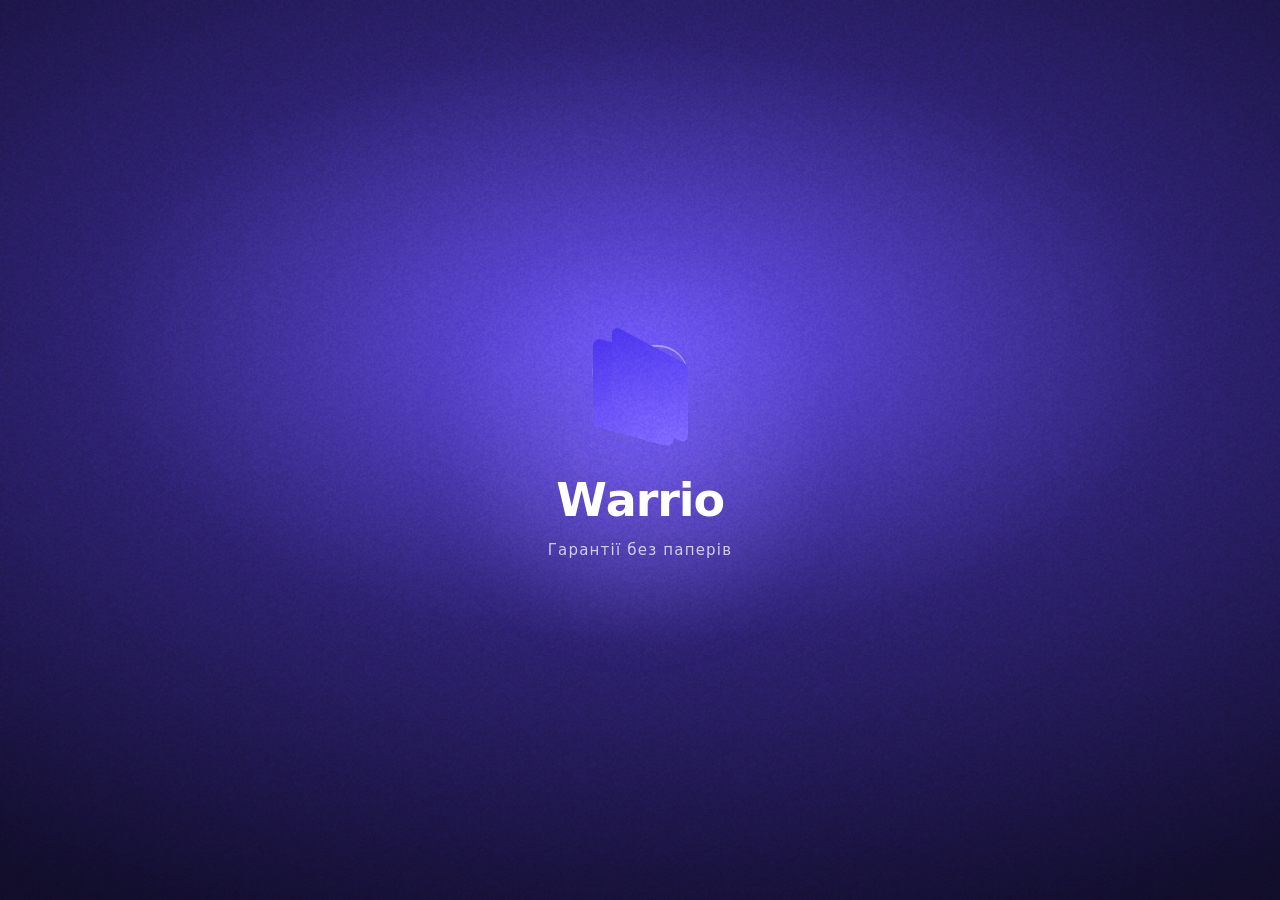
<file: index.html>
<!doctype html>
<html lang="uk">
<head>
  <script src="intro.js?v=20261123b"></script>
  <meta charset="utf-8">
  <meta name="viewport" content="width=device-width,initial-scale=1">
  <meta name="theme-color" content="#5b45f7">
  <meta name="description" content="Warrio — захищена платформа реєстрації продажів, гарантій і монтажів.">
  <meta name="referrer" content="no-referrer">
  <meta http-equiv="Content-Security-Policy" content="default-src 'self'; script-src 'self'; style-src 'self' 'unsafe-inline'; connect-src 'self' https://pziqzthhqcqiyerurlyn.supabase.co; img-src 'self' data:; font-src 'self'; object-src 'none'; base-uri 'self'; form-action 'self'">
  <link rel="icon" href="assets/warrio-mark.svg" type="image/svg+xml">
  <meta name="robots" content="noindex,nofollow">
  <meta name="theme-color" content="#5b45f7">
  <link rel="canonical" href="https://warrio.pp.ua/">
  <link rel="apple-touch-icon" href="assets/apple-touch-icon.png">
  <meta property="og:type" content="website">
  <meta property="og:site_name" content="Warrio">
  <meta property="og:locale" content="uk_UA">
  <meta property="og:title" content="Warrio — гарантійна платформа">
  <meta property="og:description" content="Реєстрація продажів, гарантій і монтажів в одному місці.">
  <meta property="og:url" content="https://warrio.pp.ua/">
  <meta property="og:image" content="https://warrio.pp.ua/assets/og-image.jpg">
  <meta name="twitter:card" content="summary_large_image">
  <link rel="manifest" href="manifest.webmanifest">
  <title>Warrio — гарантійна платформа</title>
  <style>
    :root{--bg:#f4f7fb;--panel:#fff;--ink:#11182d;--muted:#74809b;--line:#e6eaf2;--violet:#5b45f7;--violet2:#7b61ff;--soft:#f0efff;--green:#0eae70;--green-bg:#e5f9f0;--amber:#f2a112;--amber-bg:#fff4d9;--red:#e94e68;--red-bg:#ffe8ed;--blue:#377cf6;--shadow:0 14px 42px rgba(26,39,77,.07);--r:18px}
    *{box-sizing:border-box}html,body{margin:0;min-height:100%;font-family:Inter,"Segoe UI",Arial,sans-serif;color:var(--ink);background:radial-gradient(circle at 88% 4%,#ebeaff 0,transparent 27%),var(--bg)}button,input,select,textarea{font:inherit}.app{min-height:100vh;display:grid;grid-template-columns:246px minmax(0,1fr)}
    .sidebar{position:sticky;top:0;height:100vh;background:rgba(255,255,255,.88);backdrop-filter:blur(18px);border-right:1px solid var(--line);padding:26px 18px;display:flex;flex-direction:column;z-index:20}.brand{display:flex;align-items:center;gap:12px;font-size:24px;font-weight:800;padding:0 10px 27px}.logo{width:38px;height:38px;position:relative;transform:rotate(-7deg)}.logo:before,.logo:after{content:"";position:absolute;background:linear-gradient(145deg,#4c35ef,#826bff);border-radius:9px 4px 10px 5px}.logo:before{inset:3px 14px 4px 1px;transform:skewY(15deg)}.logo:after{inset:0 0 16px 20px;transform:skewY(28deg)}
    .menu-title{color:#9aa3b8;font-size:11px;font-weight:700;letter-spacing:.13em;padding:8px 12px}.nav{display:grid;gap:5px}.nav-btn{border:0;background:transparent;color:#64708b;display:flex;align-items:center;gap:13px;padding:11px 13px;border-radius:12px;text-align:left;cursor:pointer;transition:.2s}.nav-btn .ico{width:24px;text-align:center;font-size:18px}.nav-btn:hover{background:#f6f5ff;color:var(--violet)}.nav-btn.active{background:linear-gradient(90deg,#efedff,#f8f7ff);color:var(--violet);font-weight:700;box-shadow:inset 3px 0 var(--violet)}.nav-badge{margin-left:auto;background:var(--red-bg);color:var(--red);border-radius:999px;padding:2px 7px;font-size:11px;font-weight:800}.sidebar-bottom{margin-top:auto}.sync-card{background:linear-gradient(145deg,#f0efff,#fafaff);border:1px solid #e4e0ff;padding:13px;border-radius:14px;font-size:12px;color:#68738c}.sync-card b{display:flex;align-items:center;gap:7px;color:var(--ink);margin-bottom:5px}.online{width:8px;height:8px;border-radius:50%;background:var(--green);box-shadow:0 0 0 4px rgba(14,174,112,.12)}
    .main{min-width:0}.topbar{height:82px;background:rgba(255,255,255,.82);backdrop-filter:blur(18px);border-bottom:1px solid var(--line);display:flex;align-items:center;gap:18px;padding:0 28px;position:sticky;top:0;z-index:15}.mobile-menu{display:none}.search{flex:1;max-width:760px;position:relative}.search input{width:100%;border:1px solid transparent;background:#f4f6fb;border-radius:13px;padding:13px 45px 13px 42px;outline:none}.search:before{content:"⌕";position:absolute;left:15px;top:8px;font-size:25px;color:#68758e}.search kbd{position:absolute;right:12px;top:11px;color:#6b7488;background:white;border:1px solid var(--line);border-radius:6px;padding:3px 6px;font-size:11px}.top-actions{margin-left:auto;display:flex;align-items:center;gap:11px}.icon-btn{width:42px;height:42px;border:1px solid var(--line);background:white;border-radius:12px;cursor:pointer;position:relative}.icon-btn .dot{position:absolute;width:8px;height:8px;background:var(--red);border-radius:50%;right:8px;top:7px;border:2px solid white}.user{display:flex;align-items:center;gap:10px;padding:6px 10px;border-radius:13px;cursor:pointer;border:1px solid transparent}.user:hover{background:white;border-color:var(--line)}.avatar{width:38px;height:38px;border-radius:50%;background:linear-gradient(145deg,#17223e,#52617f);color:white;display:grid;place-items:center;font-weight:800}.user strong,.user small{display:block}.user small{color:var(--muted);margin-top:2px}.workspace{padding:30px;max-width:1540px;margin:auto}.page{display:none}.page.active{display:block}.page-head{display:flex;align-items:flex-start;gap:20px;margin-bottom:22px}.page-head h1{font-size:31px;line-height:1.1;margin:0 0 6px;letter-spacing:-.035em}.page-head p{margin:0;color:var(--muted)}.page-head .actions{margin-left:auto;display:flex;gap:10px;flex-wrap:wrap}
    .btn{border:1px solid var(--line);background:white;border-radius:11px;padding:10px 16px;cursor:pointer;font-weight:700;color:#29344d;display:inline-flex;align-items:center;gap:8px}.btn:hover{transform:translateY(-1px);box-shadow:0 8px 18px rgba(30,40,80,.08)}.btn.primary{color:white;border:0;background:linear-gradient(135deg,var(--violet),#6d47f8);box-shadow:0 9px 20px rgba(91,69,247,.2)}.btn.danger{color:var(--red);background:var(--red-bg);border-color:#ffd8df}.btn.small{padding:7px 11px;font-size:12px}.grid{display:grid;gap:14px}.stats{grid-template-columns:repeat(4,minmax(0,1fr));margin-bottom:15px}.card{background:rgba(255,255,255,.92);border:1px solid rgba(225,229,240,.95);border-radius:var(--r);box-shadow:var(--shadow)}.stat{padding:19px;display:grid;grid-template-columns:auto 1fr auto;gap:14px;align-items:center}.stat-icon{width:48px;height:48px;border-radius:15px;display:grid;place-items:center;background:var(--soft);color:var(--violet);font-size:22px}.stat small{display:block;color:var(--muted);font-weight:600}.stat strong{display:block;font-size:26px;margin:3px 0}.trend{font-size:12px;font-weight:700;color:var(--green)}.trend.down{color:var(--red)}.arrow{width:29px;height:29px;border-radius:50%;background:#f7f8fb;display:grid;place-items:center;color:#66718a}
    .dashboard-grid{grid-template-columns:1.15fr .85fr;margin-bottom:15px}.card-head{display:flex;align-items:flex-start;padding:18px 20px 10px}.card-head h2{font-size:17px;margin:0 0 4px}.card-head p{color:var(--muted);font-size:12px;margin:0}.card-head .right{margin-left:auto}.attention{padding:0 20px 14px}.attention-row{display:grid;grid-template-columns:37px 1fr auto 20px;gap:11px;align-items:center;padding:12px 0;border-top:1px solid var(--line)}.attention-row:first-child{border-top:0}.issue-icon{width:34px;height:34px;border-radius:50%;display:grid;place-items:center;font-weight:800}.issue-icon.red{background:var(--red-bg);color:var(--red)}.issue-icon.amber{background:var(--amber-bg);color:var(--amber)}.issue-icon.violet{background:var(--soft);color:var(--violet)}.attention-row strong,.attention-row small{display:block}.attention-row small{color:var(--muted);margin-top:3px}.count{min-width:34px;text-align:center;border-radius:9px;padding:5px 9px;font-size:12px;font-weight:800;background:#f3f4f8}.quick{grid-template-columns:1fr 1fr;padding:0 18px 18px}.quick-btn{border:1px solid #eceafa;background:linear-gradient(145deg,#fbfbff,#f3f1ff);border-radius:14px;padding:16px;text-align:left;cursor:pointer;min-height:106px}.quick-btn:hover{border-color:#cfc8ff;transform:translateY(-2px)}.quick-btn i{font-style:normal;display:grid;place-items:center;width:40px;height:40px;border-radius:13px;background:white;color:var(--violet);font-size:20px;margin-bottom:10px}.quick-btn strong,.quick-btn small{display:block}.quick-btn small{color:var(--muted);margin-top:5px}.lower-grid{grid-template-columns:1.05fr .95fr}.activity,.ranking{padding:0 20px 15px}.activity-row{display:grid;grid-template-columns:34px 1fr auto;align-items:center;gap:10px;padding:9px 0;border-top:1px solid var(--line)}.activity-row:first-child{border-top:0}.activity-row .mini{width:32px;height:32px;border-radius:10px;background:var(--soft);color:var(--violet);display:grid;place-items:center}.activity-row strong,.activity-row small{display:block;font-size:12px}.activity-row small,.activity-row time{color:var(--muted);font-size:11px}.table-wrap{overflow:auto}.table{width:100%;border-collapse:collapse}.table th{background:#f7f8fb;color:#7a8499;text-align:left;font-size:11px;text-transform:uppercase;letter-spacing:.04em;padding:11px 14px;white-space:nowrap}.table td{padding:13px 14px;border-top:1px solid var(--line);font-size:13px;vertical-align:middle}.table tr:hover td{background:#fbfbfe}.status{display:inline-flex;align-items:center;gap:6px;border-radius:999px;padding:5px 10px;font-size:11px;font-weight:800;white-space:nowrap}.status:before{content:"";width:6px;height:6px;border-radius:50%;background:currentColor}.status.green{background:var(--green-bg);color:var(--green)}.status.amber{background:var(--amber-bg);color:#b87800}.status.red{background:var(--red-bg);color:var(--red)}.status.violet{background:var(--soft);color:var(--violet)}.table-card{padding-bottom:4px}.toolbar{display:flex;gap:10px;align-items:center;flex-wrap:wrap;padding:16px}.field,.select{border:1px solid var(--line);background:white;border-radius:10px;padding:10px 12px;outline:none}.field{min-width:230px}.select{color:#52607a}.toolbar .spacer{flex:1}.link{border:0;background:none;color:var(--violet);cursor:pointer;font-weight:700}.mono{font-family:ui-monospace,SFMono-Regular,Consolas,monospace;font-size:12px}.empty{padding:36px;text-align:center;color:var(--muted)}
    .chart-card{padding:18px}.chart-card h3{margin:0 0 4px}.chart-card p{margin:0;color:var(--muted);font-size:12px}.chart-box{height:240px;margin-top:15px;position:relative}.chart-box canvas{width:100%;height:100%}.report-grid{grid-template-columns:2fr 1fr;margin-bottom:15px}.donut-wrap{height:240px;display:grid;grid-template-columns:1fr 1fr;align-items:center}.legend{display:grid;gap:12px}.legend span{display:flex;align-items:center;gap:8px;font-size:12px}.legend i{width:9px;height:9px;border-radius:3px}.metric-strip{grid-template-columns:repeat(3,1fr);margin-bottom:15px}.metric{padding:18px}.metric strong{font-size:24px}.metric small{display:block;color:var(--muted);margin-top:5px}.two-col{grid-template-columns:1fr 1fr}.dealer-cards{grid-template-columns:repeat(3,1fr)}.dealer{padding:18px}.dealer-top{display:flex;align-items:center;gap:12px}.dealer-logo{width:45px;height:45px;border-radius:13px;background:linear-gradient(145deg,#eeeaff,#f9f8ff);display:grid;place-items:center;color:var(--violet);font-weight:900}.dealer h3{margin:0}.dealer p{color:var(--muted);font-size:12px;margin:4px 0}.dealer-stats{display:grid;grid-template-columns:repeat(3,1fr);gap:6px;margin-top:15px}.dealer-stats div{background:#f8f9fc;padding:9px;border-radius:10px}.dealer-stats b,.dealer-stats small{display:block}.dealer-stats small{color:var(--muted);font-size:10px;margin-top:3px}.progress{height:7px;background:#ebedf4;border-radius:99px;overflow:hidden;margin-top:14px}.progress i{display:block;height:100%;background:linear-gradient(90deg,var(--violet),#8b74ff);border-radius:99px}
    .kanban{grid-template-columns:repeat(3,1fr)}.kanban-col{background:#eef1f7;border-radius:16px;padding:13px;min-height:390px}.kanban-head{display:flex;align-items:center;margin-bottom:11px}.kanban-head h3{font-size:14px;margin:0}.kanban-head span{margin-left:auto;background:white;border-radius:99px;padding:3px 8px;font-size:11px}.job{background:white;border:1px solid var(--line);border-radius:13px;padding:13px;margin-bottom:10px;box-shadow:0 6px 16px rgba(30,40,70,.04);cursor:pointer}.job:hover{border-color:#d4cdfd}.job b,.job small{display:block}.job small{color:var(--muted);margin-top:5px}.job-foot{display:flex;justify-content:space-between;margin-top:11px;font-size:11px;color:#69748c}.initials{width:25px;height:25px;border-radius:50%;background:var(--soft);color:var(--violet);display:grid;place-items:center;font-weight:800}
    .documents{grid-template-columns:repeat(3,1fr)}.doc{padding:18px;display:grid;grid-template-columns:48px 1fr;gap:13px}.doc-icon{width:48px;height:58px;border-radius:9px;background:linear-gradient(145deg,#eeeaff,#faf9ff);color:var(--violet);display:grid;place-items:center;font-size:22px}.doc h3{font-size:14px;margin:2px 0 5px}.doc p{font-size:11px;color:var(--muted);margin:0 0 12px}.team-grid{grid-template-columns:repeat(3,1fr)}.member{padding:20px;text-align:center}.member .avatar{margin:auto;width:58px;height:58px}.member h3{margin:10px 0 4px}.member p{color:var(--muted);font-size:12px;margin:0 0 12px}.member .meta{border-top:1px solid var(--line);margin-top:14px;padding-top:12px;display:flex;justify-content:space-between;color:var(--muted);font-size:11px}.settings-grid{grid-template-columns:1fr 1fr}.settings-card{padding:21px}.settings-card h3{margin:0 0 4px}.settings-card>p{color:var(--muted);font-size:12px;margin:0 0 18px}.form-grid{display:grid;grid-template-columns:1fr 1fr;gap:13px}.form-group{display:grid;gap:6px}.form-group.full{grid-column:1/-1}.form-group label{font-size:12px;font-weight:700}.form-group input,.form-group select,.form-group textarea{width:100%;border:1px solid var(--line);border-radius:10px;padding:10px 11px;outline:none;background:white}.form-group textarea{min-height:76px;resize:vertical}.success-box{display:grid;gap:5px;border:1px solid #bfe8d8;background:#effbf6;color:#086c48;padding:15px 16px;border-radius:12px}.success-box b{font-size:17px}.success-box span{font-size:12px;line-height:1.5}.switch-row{display:flex;align-items:center;padding:12px 0;border-top:1px solid var(--line)}.switch-row:first-of-type{border-top:0}.switch-row div{flex:1}.switch-row b,.switch-row small{display:block}.switch-row small{color:var(--muted);font-size:11px;margin-top:3px}.switch{width:42px;height:23px;border-radius:99px;background:#d9deea;position:relative;cursor:pointer}.switch:after{content:"";position:absolute;width:17px;height:17px;border-radius:50%;background:white;top:3px;left:3px;box-shadow:0 2px 6px #8e97aa;transition:.2s}.switch.on{background:var(--violet)}.switch.on:after{left:22px}
    .overlay{position:fixed;inset:0;background:rgba(12,18,35,.42);backdrop-filter:blur(4px);z-index:50;display:none;place-items:center;padding:20px}.overlay.open{display:grid}.modal{width:min(650px,100%);max-height:90vh;overflow:auto;background:white;border-radius:22px;box-shadow:0 28px 80px rgba(15,20,45,.28)}.modal.wide{width:min(940px,100%)}.modal-head{padding:20px 22px;border-bottom:1px solid var(--line);display:flex;align-items:center}.modal-head h2{margin:0;font-size:20px}.close{margin-left:auto;border:0;background:#f4f5f8;width:34px;height:34px;border-radius:9px;cursor:pointer}.modal-body{padding:22px}.modal-foot{padding:15px 22px;border-top:1px solid var(--line);display:flex;justify-content:flex-end;gap:10px}.toast-wrap{position:fixed;right:22px;bottom:22px;z-index:70;display:grid;gap:9px}.toast{background:#15213a;color:white;padding:13px 16px;border-radius:12px;box-shadow:0 12px 35px rgba(10,16,34,.25);min-width:280px;animation:in .25s ease}.toast b{display:block;margin-bottom:3px}.toast small{color:#cfd6e7}.drawer{position:fixed;right:-390px;top:82px;width:370px;height:calc(100vh - 82px);background:white;border-left:1px solid var(--line);box-shadow:-12px 20px 40px rgba(30,40,70,.09);z-index:30;transition:.25s;padding:20px}.drawer.open{right:0}.drawer-head{display:flex;align-items:center}.drawer h2{font-size:19px}.notice{display:flex;gap:11px;padding:13px 0;border-top:1px solid var(--line)}.notice:first-of-type{border-top:0}.notice i{font-style:normal;width:34px;height:34px;border-radius:10px;background:var(--soft);color:var(--violet);display:grid;place-items:center}.notice b,.notice small{display:block}.notice small{color:var(--muted);margin-top:4px;font-size:11px}.profile-menu{position:fixed;right:28px;top:72px;background:white;border:1px solid var(--line);border-radius:13px;box-shadow:var(--shadow);padding:7px;z-index:35;width:210px;display:none}.profile-menu.open{display:block}.profile-menu button{width:100%;border:0;background:transparent;text-align:left;padding:10px;border-radius:8px;cursor:pointer}.profile-menu button:hover{background:#f5f5fa}.search-results{position:fixed;top:70px;left:275px;width:min(680px,calc(100vw - 330px));max-height:420px;overflow:auto;background:white;border:1px solid var(--line);border-radius:14px;box-shadow:0 20px 55px rgba(22,31,63,.16);z-index:40;display:none}.search-results.open{display:block}.search-result{padding:13px 16px;border-top:1px solid var(--line);cursor:pointer}.search-result:first-child{border-top:0}.search-result:hover{background:#f8f8fc}.search-result b,.search-result small{display:block}.search-result small{color:var(--muted);margin-top:3px}.certificate{background:linear-gradient(145deg,#fff,#f8f6ff);border:1px solid #dfdcf8;border-radius:18px;padding:32px;position:relative;overflow:hidden}.certificate:after{content:"";position:absolute;width:260px;height:260px;background:linear-gradient(145deg,#ece8ff,transparent);right:-80px;top:-90px;transform:rotate(35deg)}.cert-brand{font-size:23px;font-weight:900;display:flex;gap:10px;align-items:center}.certificate h1{font-size:36px;margin:35px 0 8px}.certificate>p{color:var(--muted)}.cert-grid{position:relative;z-index:1;display:grid;grid-template-columns:repeat(3,1fr);gap:10px;background:rgba(242,240,255,.8);padding:18px;border-radius:14px;margin:23px 0}.cert-grid div{padding:8px}.cert-grid small,.cert-grid b{display:block}.cert-grid small{color:var(--muted);margin-bottom:5px}.qr{width:96px;height:96px;background:repeating-conic-gradient(#10152a 0 25%,#fff 0 50%) 0/12px 12px;border:8px solid white;box-shadow:0 0 0 1px var(--line)}.cert-bottom{display:flex;align-items:flex-end;justify-content:space-between;border-top:1px solid var(--line);padding-top:18px}.demo-pill{position:fixed;left:258px;bottom:18px;background:#11182d;color:white;border-radius:99px;padding:7px 12px;font-size:10px;z-index:19;box-shadow:var(--shadow)}
    @keyframes in{from{opacity:0;transform:translateY(8px)}to{opacity:1;transform:none}}@media(max-width:1150px){.stats{grid-template-columns:1fr 1fr}.dashboard-grid,.lower-grid,.report-grid{grid-template-columns:1fr}.dealer-cards,.team-grid,.documents{grid-template-columns:1fr 1fr}.app{grid-template-columns:88px 1fr}.sidebar{padding:22px 12px}.brand span,.menu-title,.nav-btn span:not(.ico),.nav-badge,.sync-card{display:none}.brand{justify-content:center;padding-left:0;padding-right:0}.nav-btn{justify-content:center}.search-results{left:110px;width:calc(100vw - 150px)}.demo-pill{left:100px}}
    @media(max-width:760px){.app{display:block}.sidebar{position:fixed;left:-260px;width:246px;transition:.25s}.sidebar.open{left:0}.sidebar .brand span,.sidebar .menu-title,.sidebar .nav-btn span:not(.ico),.sidebar .nav-badge,.sidebar .sync-card{display:block}.nav-btn{justify-content:flex-start}.topbar{padding:0 14px;height:70px}.mobile-menu{display:block}.search kbd,.user div:not(.avatar){display:none}.workspace{padding:20px 14px}.stats,.metric-strip,.dealer-cards,.team-grid,.documents,.settings-grid,.two-col,.kanban{grid-template-columns:1fr}.page-head{display:block}.page-head .actions{margin-top:14px}.form-grid{grid-template-columns:1fr}.form-group.full{grid-column:auto}.cert-grid{grid-template-columns:1fr 1fr}.search-results{left:12px;right:12px;width:auto;top:65px}.drawer{top:70px;height:calc(100vh - 70px);width:min(370px,100%)}.demo-pill{left:14px}.dashboard-grid{grid-template-columns:1fr}}
    @media print{body *{visibility:hidden}.certificate,.certificate *{visibility:visible}.certificate{position:absolute;left:0;top:0;width:100%;border:0}.modal-head,.modal-foot{display:none}}

    /* Reference-driven refinement: tighter enterprise spacing, quiet surfaces, consistent iconography. */
    body{padding:36px;background:#f2f6fb;color:#0f172c}
    .app{min-height:calc(100vh - 72px);max-width:1440px;margin:0 auto;grid-template-columns:220px minmax(0,1fr);border:1px solid #e4e9f1;border-radius:18px;overflow:hidden;background:#f8f9fc;box-shadow:0 24px 70px rgba(44,61,94,.08)}
    .sidebar{height:calc(100vh - 72px);padding:25px 12px 18px;background:#fff;border-right:1px solid #e7eaf1}
    .brand{font-size:23px;padding:0 12px 30px;gap:10px}.logo{width:36px;height:36px}
    .menu-title{font-size:10px;color:#8b96ad;padding:8px 13px;letter-spacing:.08em}
    .nav{gap:4px}.nav-btn{min-height:42px;border-radius:10px;padding:10px 13px;color:#66738c;font-size:13px}.nav-btn .ico{width:20px;height:20px;display:grid;place-items:center}.nav-btn .ico svg,.ui-icon svg{width:19px;height:19px;display:block}.nav-btn.active{box-shadow:inset 3px 0 #5b45f7;background:#f0efff}
    .sync-card{border-radius:11px;background:#fafaff;border-color:#e7e3ff}
    .topbar{height:82px;padding:0 20px;background:#fff;border-bottom:1px solid #e7eaf1}.search{max-width:810px}.search input{height:50px;border-radius:13px;background:#f5f7fb;padding-left:47px;color:#27314a}.search:before{color:#58657d}.icon-btn{border:0;background:#f7f8fc;border-radius:50%}.avatar{background:#24314c;border:3px solid #e8ebf1;font-size:12px}.user strong{font-size:13px}.user small{font-size:11px}
    .workspace{padding:25px 22px 28px}.page-head{margin-bottom:20px;align-items:center}.page-head h1{font-size:30px}.page-head p{font-size:13px}.btn{border-radius:10px;padding:10px 15px;font-size:12px;box-shadow:none}.btn:hover{box-shadow:0 7px 17px rgba(27,38,71,.08)}.btn.primary{background:linear-gradient(135deg,#5a43f5,#6248ef);box-shadow:0 8px 18px rgba(91,69,247,.2)}
    .card{border-color:#e6eaf1;border-radius:14px;box-shadow:0 5px 18px rgba(28,42,73,.025);background:#fff}.grid{gap:12px}.stats{gap:10px}.stat{padding:16px;gap:12px}.stat-icon{width:43px;height:43px;border-radius:13px;background:#f0efff}.stat-icon svg{width:21px;height:21px}.stat strong{font-size:24px}.stat small{font-size:11px}.trend{font-size:10px}.arrow{width:27px;height:27px}.card-head{padding:16px 17px 9px}.card-head h2{font-size:16px}.attention{padding:0 17px 12px}.attention-row{padding:10px 0}.issue-icon{width:32px;height:32px}.issue-icon svg{width:17px;height:17px}.quick{padding:0 15px 15px;gap:8px}.quick-btn{min-height:102px;padding:14px;border-radius:12px;background:#faf9ff;border-color:#eeecf8}.quick-btn i{width:38px;height:38px;border-radius:12px}.quick-btn i svg{width:20px;height:20px}.quick-btn strong{font-size:12px}.quick-btn small{font-size:11px}.table th{font-size:10px;background:#f8f9fb}.table td{padding:11px 13px}.status{padding:4px 9px}.demo-pill{display:none}body[data-mode="demo"] .demo-pill{display:block}
    .modal{border-radius:16px}.modal.wide{width:min(1120px,96vw)}.modal-head{padding:16px 19px}.modal-body{padding:18px}.modal-foot{padding:13px 19px}.certificate{border-radius:12px;padding:36px 42px;background:#fff}.certificate h1{font-size:38px;letter-spacing:-.035em}.cert-grid{border-radius:11px;background:#f7f6ff}.qr{background:repeating-conic-gradient(#0c1429 0 25%,#fff 0 50%) 0/10px 10px}
    .pdf-shell{background:#dfe3ea;border-radius:12px;overflow:hidden}.pdf-toolbar{height:54px;padding:0 18px;display:flex;align-items:center;gap:18px;background:#f2f4f8;border-bottom:1px solid #d6dbe4;color:#35415a;font-size:12px}.pdf-toolbar .zoom{margin-left:auto}.pdf-stage{padding:12px 26px 25px}.pdf-stage .certificate{max-width:900px;margin:auto;box-shadow:0 8px 25px rgba(35,45,69,.14)}
    .activation-layout{display:grid;grid-template-columns:minmax(0,1fr) 330px;gap:14px}.activate-main,.activate-side{padding:20px}.flow-section{padding:0 0 18px;margin-bottom:18px;border-bottom:1px solid #e6eaf1}.flow-section:last-child{border-bottom:0;margin-bottom:0}.step-title{display:flex;gap:13px;align-items:flex-start;margin-bottom:15px}.step-no{width:36px;height:36px;flex:0 0 36px;border-radius:50%;background:#eeecff;color:#5b45f7;display:grid;place-items:center;font-weight:800}.step-title h2{font-size:16px;margin:1px 0 3px}.step-title p{font-size:12px;color:#76819a;margin:0}.verify-row{display:grid;grid-template-columns:1fr 180px;gap:9px}.success-banner{display:flex;gap:12px;align-items:center;background:#eaf9f2;color:#087d51;border-radius:10px;padding:11px 14px;margin-top:11px}.success-check{width:32px;height:32px;border-radius:50%;background:#0eae70;color:#fff;display:grid;place-items:center;font-weight:900}.match-card{margin-top:11px;background:#f7f6ff;border-radius:11px;padding:14px;display:grid;grid-template-columns:110px 1fr;gap:18px}.product-visual{border-radius:10px;background:#fff;display:grid;place-items:center;color:#5b45f7;font-weight:800}.product-lines{display:grid;grid-template-columns:105px 1fr;gap:7px;font-size:12px}.product-lines span{color:#78839a}.process-list{display:grid;gap:18px;margin-top:23px}.process-item{display:grid;grid-template-columns:34px 37px 1fr;gap:10px;align-items:start;position:relative}.process-item:not(:last-child):after{content:"";position:absolute;left:16px;top:36px;height:31px;width:1px;background:#cfd5e2}.process-item .ui-icon{width:37px;height:37px;border-radius:12px;background:#f1efff;color:#5b45f7;display:grid;place-items:center}.process-item b,.process-item small{display:block}.process-item small{color:#7a859b;font-size:11px;margin-top:4px}.faq-box{margin-top:14px;padding:18px}.faq-line{display:flex;justify-content:space-between;padding:12px 0;border-top:1px solid #e8ebf1;font-size:12px}.faq-line:first-of-type{margin-top:10px}
    .public-preview{position:fixed;inset:0;background:#f5f8fc;z-index:100;display:none;overflow:auto;padding:36px}.public-preview.open{display:block}.public-top{max-width:1320px;margin:auto;background:#fff;border:1px solid #e7ebf2;border-radius:16px;padding:17px 27px;display:flex;align-items:center;justify-content:space-between}.public-card{max-width:850px;margin:28px auto;background:#fff;border:1px solid #e5e9f1;border-radius:18px;padding:30px 20px 18px;box-shadow:0 18px 55px rgba(32,49,84,.05)}.verified-mark{width:90px;height:90px;border-radius:50%;background:#e5f9f0;color:#0eae70;display:grid;place-items:center;margin:auto}.verified-mark svg{width:48px;height:48px}.public-card h1{text-align:center;font-size:30px;margin:13px 0 5px}.public-lead{text-align:center;color:#7b869d;margin:0 0 20px}.public-details{border:1px solid #e7eaf1;border-radius:13px;padding:0 17px;display:grid;grid-template-columns:1fr 1fr}.public-detail{display:grid;grid-template-columns:48px 1fr;gap:12px;align-items:center;padding:14px 0;border-bottom:1px solid #e9ecf2}.public-detail:nth-child(odd){padding-right:25px}.public-detail:nth-child(even){padding-left:25px}.public-detail .ui-icon{width:44px;height:44px;border-radius:12px;background:#f2f0ff;color:#5b45f7;display:grid;place-items:center}.public-detail small,.public-detail b{display:block}.public-detail small{color:#7a859c;margin-bottom:4px}.timeline-box{margin-top:14px;border:1px solid #e7eaf1;border-radius:13px;padding:18px 20px}.timeline-box h2{font-size:17px;margin:0 0 3px}.timeline-box>p{font-size:12px;color:#7c879c;margin:0 0 12px}.timeline-item{display:grid;grid-template-columns:32px 1fr auto;gap:10px;align-items:center;padding:11px 0;border-top:1px solid #e8ebf1}.timeline-check{width:27px;height:27px;border-radius:50%;background:#0eae70;color:#fff;display:grid;place-items:center}.timeline-item b,.timeline-item small{display:block}.timeline-item small{font-size:11px;color:#79859a;margin-top:3px}.timeline-item time{text-align:right;color:#64718b;font-size:11px}.public-note{margin-top:14px;border-radius:11px;background:#f5f3ff;padding:14px 17px;color:#68758c;font-size:11px}.public-close{position:fixed;right:22px;top:20px;z-index:101}
    [data-icon] svg{width:20px;height:20px;display:block}.icon-btn [data-icon]{display:grid;place-items:center}.flow-label{display:block;font-size:12px;font-weight:700;margin:0 0 7px}.flow-label b,.activation-form label b{color:#e94e68}.verify-row input,.activation-form input,.activation-form textarea{width:100%;border:1px solid #dce1ea;border-radius:9px;padding:11px 13px;font:inherit;color:#1d2941;background:#fff;outline:0}.verify-row input:focus,.activation-form input:focus,.activation-form textarea:focus{border-color:#7564f7;box-shadow:0 0 0 3px rgba(91,69,247,.08)}.success-banner>span{width:31px;height:31px;border-radius:50%;background:#0eae70;color:#fff;display:grid;place-items:center}.success-banner b,.success-banner small{display:block}.success-banner small{font-size:11px;color:#4c8b72;margin-top:2px}.product-mark{min-height:92px;border-radius:9px;background:#fff;border:1px solid #ebeef4;display:grid;place-content:center;text-align:center;color:#5b45f7}.product-mark span{font-size:11px;letter-spacing:.16em}.product-mark b{font-size:23px}.match-card dl{margin:0;display:grid;grid-template-columns:1fr 1fr;gap:8px 16px}.match-card dl div{display:grid;grid-template-columns:90px 1fr;font-size:11px}.match-card dt{color:#78839a}.match-card dd{margin:0;font-weight:700}.match-card>.status{grid-column:2;justify-self:start}.activation-form{display:grid;grid-template-columns:1fr 1fr;gap:13px 16px}.activation-form label{font-size:12px;font-weight:700}.activation-form label.full{grid-column:1/-1}.activation-form input,.activation-form textarea{display:block;margin-top:7px;font-weight:400}.activation-form textarea{height:70px;resize:vertical}.flow-footer{display:flex;justify-content:space-between;align-items:center}.step-title.compact{margin:0}.activate-side{padding:0;display:grid;gap:14px;align-content:start}.process-card,.faq-card{padding:18px}.process-card h2,.faq-card h2{font-size:17px;margin:0 0 4px}.process-card>p,.faq-card p{font-size:11px;color:#7a859a;margin:0}.process-item>span{width:28px;height:28px;border-radius:50%;background:#eeecff;color:#5b45f7;display:grid;place-items:center;font-weight:800}.process-item>i,.faq-title>i{width:37px;height:37px;border-radius:11px;background:#f1efff;color:#5b45f7;display:grid;place-items:center;font-style:normal}.faq-title{display:flex;gap:11px;align-items:center;margin-bottom:13px}.faq-box{width:100%;border:1px solid #e3e7ef;background:#fff;border-radius:9px;padding:11px 12px;margin:7px 0 0;display:flex;justify-content:space-between;align-items:center;text-align:left;color:#35415a;cursor:pointer}.faq-box span{font-size:11px}.public-detail>i{width:44px;height:44px;border-radius:12px;background:#f2f0ff;color:#5b45f7;display:grid;place-items:center;font-style:normal}.public-status{color:#0eae70}.timeline-item>i{width:27px;height:27px;border-radius:50%;background:#0eae70;color:#fff;display:grid;place-items:center;font-style:normal}.timeline-item>i svg{width:15px}.public-note{display:flex;align-items:center;gap:12px}.public-note p{margin:0}.public-close{width:35px;height:35px;border:0;border-radius:50%;background:#fff;box-shadow:0 4px 14px rgba(31,43,70,.12);font-size:20px;cursor:pointer}
    .cert-top{display:flex;justify-content:space-between;align-items:flex-start}.cert-top>div:last-child{text-align:right}.cert-top>div:last-child b,.cert-top>div:last-child small{display:block}.cert-top>div:last-child b{font-size:9px;letter-spacing:.22em;color:#5f6b84}.cert-top>div:last-child small{font-size:9px;color:#8892a7;margin-top:5px}.cert-active{color:#0eae70}.cert-columns{display:grid;grid-template-columns:1fr 1fr;border-top:1px solid #e3e6ed;border-bottom:1px solid #e3e6ed;margin:14px 0 18px}.cert-columns section{padding:15px 18px 15px 0}.cert-columns section+section{border-left:1px solid #e3e6ed;padding-left:22px}.cert-columns h3{font-size:13px;margin:0 0 10px}.cert-columns dl{display:grid;grid-template-columns:110px 1fr;gap:8px;margin:0;font-size:10px}.cert-columns dt{color:#818ba0}.cert-columns dd{margin:0}.cert-columns ul{padding-left:17px;margin:0;color:#68758c;font-size:10px;line-height:1.7}.certificate .cert-bottom{display:grid;grid-template-columns:1fr 170px 270px;gap:20px;align-items:end}.signature span{font-family:cursive;font-size:28px;border-bottom:1px solid #7d8799;display:block;width:170px;padding-left:18px}.signature b{display:block;font-size:9px;margin-top:6px}.cert-bottom>div:nth-child(2) small,.cert-bottom>div:nth-child(2) b{display:block;font-size:9px}.cert-bottom>div:nth-child(2) small+ b{margin:3px 0 8px}.cert-verify{display:flex;align-items:center;gap:11px;padding:10px;background:#f4f2ff;border-radius:9px}.cert-verify .qr{width:65px;height:65px;flex:0 0 65px;border-width:5px}.cert-verify b,.cert-verify small{display:block}.cert-verify b{font-size:10px}.cert-verify small{font-size:8px;color:#778299;margin-top:4px;line-height:1.35}
    .public-top .brand{padding:0}.public-top .brand span{display:block}
    @media(max-width:1150px){body{padding:0}.app{min-height:100vh;border-radius:0;border:0}.sidebar{height:100vh}.activation-layout{grid-template-columns:1fr}.activate-side{display:grid;grid-template-columns:1fr 1fr;gap:12px}.faq-box{margin-top:0}}
    @media(max-width:760px){body{padding:0}.app{min-height:100vh}.activation-layout,.activate-side,.public-details{grid-template-columns:1fr}.verify-row{grid-template-columns:1fr}.match-card{grid-template-columns:1fr}.match-card>.status{grid-column:1}.activation-form{grid-template-columns:1fr}.activation-form label.full{grid-column:auto}.flow-footer{align-items:flex-start;gap:12px;flex-direction:column}.public-preview{padding:12px}.public-top{padding:14px 18px}.public-card{margin:14px auto;padding:24px 13px}.public-detail:nth-child(n){padding-left:0;padding-right:0}.timeline-item{grid-template-columns:31px 1fr}.timeline-item time{grid-column:2;text-align:left}.pdf-stage{padding:8px}.certificate{padding:25px 20px}.cert-columns,.certificate .cert-bottom{grid-template-columns:1fr}.cert-columns section+section{border-left:0;border-top:1px solid #e3e6ed;padding-left:0}.cert-top{gap:12px}.certificate h1{font-size:28px}}
  </style>
  <link rel="stylesheet" href="auth-ui.css?v=20261123b">
  <link rel="stylesheet" href="theme.css?v=20261123b">
</head>
<body>
  <a class="skip-link" href="#main-content">Перейти до змісту</a>
  <noscript><div style="position:fixed;inset:0;z-index:2147483647;display:grid;place-items:center;background:#1d1736;color:#fff;font:16px/1.5 Segoe UI,system-ui,sans-serif;text-align:center;padding:24px">Для роботи Warrio потрібен увімкнений JavaScript.</div></noscript>
  <div id="warrio-intro" aria-hidden="true"><div class="wi-orb"></div><div class="wi-mark"><i class="logo"></i></div><div class="wi-word"><span style="--i:0">W</span><span style="--i:1">a</span><span style="--i:2">r</span><span style="--i:3">r</span><span style="--i:4">i</span><span style="--i:5">o</span></div><p class="wi-sub">Гарантії без паперів</p></div>
<div class="app">
  <aside class="sidebar" id="sidebar">
    <div class="brand"><i class="logo"></i><span>Warrio</span></div>
    <div class="menu-title">МЕНЮ</div>
    <nav class="nav" id="nav">
      <button class="nav-btn active" data-page="dashboard"><span class="ico" data-icon="dashboard"></span><span>Огляд</span></button>
      <button class="nav-btn" data-page="sales"><span class="ico" data-icon="cart"></span><span>Продажі</span></button>
      <button class="nav-btn" data-page="warranties"><span class="ico" data-icon="shield"></span><span>Гарантії</span><b class="nav-badge" id="warranties-badge">0</b></button>
      <button class="nav-btn" data-page="dealers"><span class="ico" data-icon="store"></span><span>Дилери</span></button>
      <button class="nav-btn" data-page="installations"><span class="ico" data-icon="wrench"></span><span>Монтажі</span><b class="nav-badge" id="installations-badge">0</b></button>
      <button class="nav-btn" data-page="customers"><span class="ico" data-icon="users"></span><span>Клієнти</span></button>
      <button class="nav-btn" data-page="tasks"><span class="ico" data-icon="check"></span><span>Завдання</span><b class="nav-badge" id="tasks-badge">0</b></button>
      <button class="nav-btn" data-page="reports"><span class="ico" data-icon="chart"></span><span>Звіти</span></button>
      <button class="nav-btn" data-page="documents"><span class="ico" data-icon="document"></span><span>Документи</span></button>
      <button class="nav-btn" data-page="team"><span class="ico" data-icon="team"></span><span>Команда</span></button>
    </nav>
    <div class="sidebar-bottom">
      <div class="menu-title">ЗАГАЛЬНЕ</div>
      <nav class="nav">
        <button class="nav-btn" data-page="settings"><span class="ico" data-icon="settings"></span><span>Налаштування</span></button>
        <button class="nav-btn" data-page="help"><span class="ico" data-icon="help"></span><span>Допомога</span></button>
      </nav>
      <div class="sync-card" id="backend-status"><b><i class="online"></i> Перевіряємо Supabase</b><span>Очікуйте кілька секунд…</span></div>
    </div>
  </aside>

  <main class="main" id="main-content" tabindex="-1">
    <header class="topbar">
      <button class="icon-btn mobile-menu" id="mobile-menu">☰</button>
      <div class="search"><input id="global-search" placeholder="Пошук за гарантією, SN, клієнтом або дилером…"><kbd>Ctrl K</kbd></div>
      <div class="top-actions">
        <button class="icon-btn" id="notifications"><span data-icon="bell"></span><i class="dot"></i></button>
        <div class="user" id="user-menu"><div class="avatar">МЛ</div><div><strong>Микола Лук’янюк</strong><small>Власник · Warrio</small></div><span>⌄</span></div>
      </div>
    </header>
    <div class="workspace">
      <section class="page active" id="page-dashboard">
        <div class="page-head"><div><h1>Огляд</h1><p>Контроль гарантій, продажів і монтажів Warrio в одному місці.</p></div><div class="actions"><button class="btn" data-action="sync">↻ Синхронізувати</button><button class="btn primary" data-modal="sale">＋ Зареєструвати продаж</button></div></div>
        <div class="grid stats">
          <div class="card stat"><div class="stat-icon" data-icon="cart"></div><div><small>Продано обладнання</small><strong id="stat-sales">248</strong><span class="trend">↗ +12% за місяць</span></div><span class="arrow">→</span></div>
          <div class="card stat"><div class="stat-icon" data-icon="shield"></div><div><small>Активні гарантії</small><strong id="stat-active">196</strong><span class="trend">↗ +8% за місяць</span></div><span class="arrow">→</span></div>
          <div class="card stat"><div class="stat-icon" data-icon="clock"></div><div><small>Очікують активації</small><strong id="stat-pending">23</strong><span class="trend down">Незавершені продажі</span></div><span class="arrow">→</span></div>
          <div class="card stat"><div class="stat-icon" data-icon="box"></div><div><small>Монтаж підтверджено</small><strong id="stat-installed">174</strong><span class="trend">Підтверджені роботи</span></div><span class="arrow">→</span></div>
        </div>
        <div class="grid dashboard-grid">
          <div class="card"><div class="card-head"><div><h2>Потребує уваги</h2><p>Проблеми, що впливають на гарантійний процес.</p></div><button class="btn small right" data-page-link="warranties">Переглянути все</button></div><div class="attention">
            <div class="attention-row" data-page-link="tasks"><span class="issue-icon red" data-icon="alert"></span><div><strong>Прострочені CRM-завдання</strong><small>Потрібна дія відповідального</small></div><b class="count" id="problem-overdue-tasks">0</b><span>›</span></div>
            <div class="attention-row" data-page-link="sales"><span class="issue-icon amber" data-icon="clock"></span><div><strong>Активації старші 7 днів</strong><small>Покупці ще не завершили реєстрацію</small></div><b class="count" id="problem-old-sales">0</b><span>›</span></div>
            <div class="attention-row" data-page-link="documents"><span class="issue-icon red" data-icon="document"></span><div><strong>PDF або email потребує уваги</strong><small>Документ відсутній чи доставка не вдалася</small></div><b class="count" id="problem-documents">0</b><span>›</span></div>
            <div class="attention-row" data-page-link="installations"><span class="issue-icon amber" data-icon="wrench"></span><div><strong>Монтаж не підтверджено</strong><small>Після активації минуло понад 14 днів</small></div><b class="count" id="problem-installations">0</b><span>›</span></div>
          </div></div>
          <div class="card"><div class="card-head"><div><h2>Швидкі дії</h2><p>Найчастіші операції.</p></div></div><div class="grid quick">
            <button class="quick-btn" data-modal="sale"><i data-icon="cart"></i><strong>Продаж</strong><small>Зареєструвати обладнання</small></button>
            <button class="quick-btn" data-page-link="activation"><i data-icon="shield"></i><strong>Активувати гарантію</strong><small>Знайти продаж за SN</small></button>
            <button class="quick-btn" data-action="show-public"><i data-icon="qr"></i><strong>Перевірити QR</strong><small>Відкрити публічний статус</small></button>
            <button class="quick-btn" data-modal="certificate"><i data-icon="document"></i><strong>Створити PDF</strong><small>Гарантійний сертифікат</small></button>
          </div></div>
        </div>
        <div class="grid lower-grid">
          <div class="card"><div class="card-head"><div><h2>Останні події</h2><p>Операції команди в режимі реального часу.</p></div></div><div class="activity" id="activity-list"></div></div>
          <div class="card"><div class="card-head"><div><h2>Найкращі дилери</h2><p>Продажі та активація гарантій.</p></div><button class="btn small right" data-page-link="dealers">Усі дилери</button></div><div class="ranking"><table class="table"><thead><tr><th>#</th><th>Дилер</th><th>Продажі</th><th>Активація</th></tr></thead><tbody id="dashboard-dealers"><tr><td>1</td><td><b>Клімат Плюс</b></td><td>64</td><td><span class="status green">94%</span></td></tr><tr><td>2</td><td><b>Тепло Дім</b></td><td>52</td><td><span class="status green">91%</span></td></tr><tr><td>3</td><td><b>ЕкоКлімат</b></td><td>47</td><td><span class="status amber">84%</span></td></tr><tr><td>4</td><td><b>Майстер Холоду</b></td><td>39</td><td><span class="status amber">79%</span></td></tr></tbody></table></div></div>
        </div>
      </section>

      <section class="page" id="page-sales"><div class="page-head"><div><h1>Продажі</h1><p>Реєстрація обладнання дилерами та контроль активації.</p></div><div class="actions"><button class="btn" data-action="export-sales">⇩ Експорт CSV</button><button class="btn primary" data-modal="sale">＋ Новий продаж</button></div></div><div class="card table-card"><div class="toolbar"><input class="field" id="sales-search" placeholder="SN, модель або дилер"><select class="select" id="sales-filter"><option value="all">Усі статуси</option><option value="Очікує покупця">Очікує покупця</option><option value="Активовано">Активовано</option></select><span class="spacer"></span><b id="sales-count"></b></div><div class="table-wrap"><table class="table"><thead><tr><th>SN</th><th>Модель</th><th>Дилер</th><th>Дата продажу</th><th>Статус</th><th></th></tr></thead><tbody id="sales-body"></tbody></table></div></div></section>

      <section class="page" id="page-warranties"><div class="page-head"><div><h1>Гарантії</h1><p>Повний життєвий цикл гарантії від продажу до монтажу.</p></div><div class="actions"><button class="btn" data-manage="find-warranty"><span data-icon="qr"></span> Знайти гарантію</button><button class="btn primary" data-page-link="activation"><span data-icon="shield"></span> Активувати гарантію</button></div></div><div class="grid metric-strip"><div class="card metric"><strong id="warranty-metric-active">196</strong><small>Активні гарантії</small></div><div class="card metric"><strong id="warranty-metric-pending">23</strong><small>Очікують покупця</small></div><div class="card metric"><strong id="warranty-metric-late">4</strong><small>Очікують монтажу понад 14 днів</small></div></div><div class="card table-card"><div class="toolbar"><input class="field" id="warranty-search" placeholder="Номер гарантії, SN, телефон або ім’я клієнта"><select class="select" id="warranty-filter"><option value="all">Усі статуси</option><option value="Активна">Активна</option><option value="Очікує монтажу">Очікує монтажу</option><option value="Очікує покупця">Очікує покупця</option><option value="Призупинена">Призупинена</option></select><span class="spacer"></span><button class="btn small" data-action="export-warranties">⇩ CSV</button></div><div class="table-wrap"><table class="table"><thead><tr><th>Гарантія</th><th>SN</th><th>Модель</th><th>Клієнт</th><th>Статус</th><th>Монтаж</th><th></th></tr></thead><tbody id="warranties-body"></tbody></table></div></div></section>

      <section class="page" id="page-activation">
        <div class="page-head"><div><h1>Активація гарантії</h1><p>Перевірте продаж, внесіть дані покупця та створіть сертифікат.</p></div><button class="btn" data-page-link="warranties">← До гарантій</button></div>
        <div class="activation-layout">
          <div class="card activate-main">
            <div class="flow-section"><div class="step-title"><span class="step-no">1</span><div><h2>Перевірка продажу</h2><p>Введіть серійний номер, щоб знайти реєстрацію дилера.</p></div></div><label class="flow-label">Серійний номер <b>*</b></label><div class="verify-row"><input id="activation-sn" value="N1000-26-00094"><button class="btn primary" data-action="verify-sale"><span data-icon="search"></span> Перевірити SN</button></div><div class="success-banner"><span data-icon="check"></span><div><b>Продаж знайдено</b><small>Запис збігається. Гарантію можна активувати.</small></div></div><div class="match-card"><div class="product-mark"><span>NAVI</span><b>1000</b></div><dl><div><dt>Модель</dt><dd>NAVI 1000</dd></div><div><dt>Дилер</dt><dd>Клімат Плюс</dd></div><div><dt>Дата продажу</dt><dd>18 жовтня 2026</dd></div><div><dt>Майбутній номер</dt><dd>WRR-2026-00197</dd></div></dl><span class="status violet">Готово до активації</span></div></div>
            <div class="flow-section"><div class="step-title"><span class="step-no">2</span><div><h2>Дані покупця</h2><p>Контакти й адреса монтажу зберігаються з обмеженим доступом.</p></div></div><div class="activation-form"><label>ПІБ покупця <b>*</b><input id="activation-name" value="Ірина Бондар"></label><label>Телефон <b>*</b><input id="activation-phone" value="+380 67 123 45 67"></label><label class="full">Email <b>*</b><input id="activation-email" type="email" value="iryna.bondar@example.ua"></label><label class="full">Адреса монтажу <b>*</b><textarea id="activation-address">м. Львів, вул. Зелена, 115</textarea></label></div></div>
            <div class="flow-footer"><div class="step-title compact"><span class="step-no">3</span><div><h2>Активувати гарантію</h2><p>Перевірте дані перед створенням сертифіката.</p></div></div><button class="btn primary" data-action="finish-activation"><span data-icon="shield"></span> Активувати гарантію →</button></div>
          </div>
          <aside class="activate-side"><div class="card process-card"><h2>Процес активації</h2><p>Три прості кроки до готової гарантії.</p><div class="process-list"><div class="process-item"><span>1</span><i data-icon="search"></i><div><b>Перевірити продаж</b><small>Знайти запис дилера за SN.</small></div></div><div class="process-item"><span>2</span><i data-icon="users"></i><div><b>Додати покупця</b><small>Внести контакти та адресу.</small></div></div><div class="process-item"><span>3</span><i data-icon="document"></i><div><b>Створити сертифікат</b><small>Активувати гарантію та PDF.</small></div></div></div></div><div class="card faq-card"><div class="faq-title"><i data-icon="help"></i><div><h2>Потрібна допомога?</h2><p>Відповіді на часті питання.</p></div></div><button class="faq-box" data-faq="sn"><span>Що робити, якщо SN не знайдено?</span><b>›</b><small hidden>Перевірте символи та переконайтеся, що дилер спочатку зареєстрував продаж.</small></button><button class="faq-box" data-faq="sale"><span>Чи можна активувати без продажу?</span><b>›</b><small hidden>Ні. Спочатку має існувати один підтверджений продаж для цього SN.</small></button><button class="faq-box" data-faq="term"><span>Як визначається строк гарантії?</span><b>›</b><small hidden>Строк буде застосований після затвердження правил для моделі.</small></button></div></aside>
        </div>
      </section>

      <section class="page" id="page-dealers"><div class="page-head"><div><h1>Дилери</h1><p>Партнерська мережа, активність та якість реєстрацій.</p></div><div class="actions"><button class="btn primary" data-modal="dealer">＋ Додати дилера</button></div></div><div class="grid dealer-cards" id="dealer-cards"></div></section>

      <section class="page" id="page-installations"><div class="page-head"><div><h1>Монтажі</h1><p>Планування, призначення монтажників та підтвердження робіт.</p></div><div class="actions"><button class="btn primary" data-manage="plan-install">＋ Запланувати монтаж</button><button class="btn" data-modal="installation">✓ Підтвердити за SN</button></div></div><div class="grid kanban"><div class="kanban-col"><div class="kanban-head"><h3>Очікують призначення</h3><span>3</span></div><div id="jobs-new"></div></div><div class="kanban-col"><div class="kanban-head"><h3>Заплановано</h3><span>4</span></div><div id="jobs-planned"></div></div><div class="kanban-col"><div class="kanban-head"><h3>Підтверджено</h3><span>8</span></div><div id="jobs-done"></div></div></div></section>

      <section class="page" id="page-customers"><div class="page-head"><div><h1>Клієнти</h1><p>Картка створюється автоматично під час активації покупцем; контактні дані захищені RLS.</p></div><div class="actions"><button class="btn" data-action="export-customers">⇩ Експорт</button></div></div><div class="card table-card"><div class="toolbar"><input class="field" id="customer-search" placeholder="ПІБ, телефон, email або SN"><span class="spacer"></span><span class="status violet">Захищено RLS</span></div><div class="table-wrap"><table class="table"><thead><tr><th>Клієнт</th><th>Телефон</th><th>Email</th><th>Обладнання</th><th>Місто</th><th></th></tr></thead><tbody id="customers-body"></tbody></table></div></div></section>

      <section class="page" id="page-tasks"><div class="page-head"><div><h1>CRM-завдання та журнал</h1><p>Контроль наступних дій, прострочень і операцій команди.</p></div><div class="actions"><button class="btn primary" data-modal="task">＋ Нове завдання</button></div></div><div class="grid metric-strip"><div class="card metric"><strong id="task-open-count">0</strong><small>Відкриті завдання</small></div><div class="card metric"><strong id="task-overdue-count">0</strong><small>Прострочені</small></div><div class="card metric"><strong id="task-urgent-count">0</strong><small>Термінові</small></div></div><div class="card table-card"><div class="toolbar"><input class="field" id="task-search" placeholder="Назва, тип або опис"><select class="select" id="task-status"><option value="all">Усі статуси</option><option value="open">Відкриті</option><option value="in_progress">У роботі</option><option value="done">Виконані</option></select><select class="select" id="task-priority"><option value="all">Усі пріоритети</option><option value="urgent">Термінові</option><option value="high">Високі</option><option value="normal">Звичайні</option></select></div><div class="table-wrap"><table class="table"><thead><tr><th>Завдання</th><th>Тип</th><th>Пріоритет</th><th>Термін</th><th>Статус</th><th></th></tr></thead><tbody id="tasks-body"></tbody></table></div></div><div class="card table-card" style="margin-top:18px"><div class="card-head"><div><h2>Журнал подій</h2><p>Останні дозволені для вашої ролі операції.</p></div><input class="field" id="audit-search" placeholder="Пошук у журналі"></div><div class="table-wrap"><table class="table"><thead><tr><th>Час</th><th>Подія</th><th>Сутність</th><th>Деталі</th></tr></thead><tbody id="audit-body"></tbody></table></div></div></section>

      <section class="page" id="page-reports"><div class="page-head"><div><h1>Звіти й аналітика</h1><p>Динаміка продажів, гарантій, моделей та партнерів.</p></div><div class="actions"><select class="select" id="report-period"><option value="6m">Останні 6 місяців</option><option value="year">Поточний рік</option><option value="all">Увесь період</option></select><button class="btn" data-action="export-report">⇩ Завантажити звіт</button></div></div><div class="grid report-grid"><div class="card chart-card"><h3>Продажі та активації</h3><p>Щомісячна динаміка</p><div class="chart-box"><canvas id="sales-chart"></canvas></div></div><div class="card chart-card"><h3>Статуси гарантій</h3><p>Розподіл поточного реєстру</p><div class="donut-wrap"><canvas id="status-chart"></canvas><div class="legend" id="status-legend"><span><i style="background:#5b45f7"></i>Активні — 79%</span><span><i style="background:#f2a112"></i>Очікують — 15%</span><span><i style="background:#e94e68"></i>Проблемні — 6%</span></div></div></div></div><div class="grid two-col"><div class="card chart-card"><h3>Популярність моделей</h3><p>NAVI 600 та NAVI 1000</p><div class="chart-box"><canvas id="models-chart"></canvas></div></div><div class="card"><div class="card-head"><div><h2>Ефективність дилерів</h2><p>Конверсія продаж → активована гарантія.</p></div></div><div class="ranking"><table class="table"><thead><tr><th>Дилер</th><th>Продажі</th><th>Активація</th></tr></thead><tbody id="report-dealers"><tr><td>Клімат Плюс</td><td>64</td><td><span class="status green">94%</span></td></tr><tr><td>Тепло Дім</td><td>52</td><td><span class="status green">91%</span></td></tr><tr><td>ЕкоКлімат</td><td>47</td><td><span class="status amber">84%</span></td></tr><tr><td>Майстер Холоду</td><td>39</td><td><span class="status amber">79%</span></td></tr></tbody></table></div></div></div></section>

      <section class="page" id="page-documents"><div class="page-head"><div><h1>Документи</h1><p>PDF створюється на сервері під час активації; тут видно документ і фактичний статус Resend.</p></div></div><div class="grid documents" id="documents-grid"></div></section>

      <section class="page" id="page-team"><div class="page-head"><div><h1>Команда та доступ</h1><p>Хто керує Warrio і які розділи доступні кожній ролі.</p></div><div class="actions"><button class="btn primary" data-modal="member">＋ Запросити користувача</button></div></div><div class="grid team-grid" id="team-grid"></div></section>

      <section class="page" id="page-settings"><div class="page-head"><div><h1>Налаштування</h1><p>Робочий профіль компанії та гарантійні правила.</p></div><div class="actions"><button class="btn primary" data-action="save-settings">Зберегти зміни</button></div></div><div class="grid settings-grid"><div class="card settings-card"><h3>Профіль компанії</h3><p>Дані зберігаються в Supabase і доступні лише учасникам організації.</p><div class="form-grid"><div class="form-group full"><label for="settings-org-name">Назва компанії</label><input id="settings-org-name" maxlength="160"></div><div class="form-group"><label for="settings-support-email">Email підтримки</label><input id="settings-support-email" type="email" maxlength="254" placeholder="support@example.com"></div><div class="form-group"><label for="settings-support-phone">Телефон</label><input id="settings-support-phone" maxlength="40" placeholder="+380…"></div><div class="form-group full"><label for="settings-business-address">Адреса</label><input id="settings-business-address" maxlength="500" placeholder="Місто, адреса"></div></div></div><div class="card settings-card"><h3>Гарантійні правила</h3><p>Власник визначає момент початку гарантії та необхідність підтвердження монтажу.</p><div class="form-grid"><div class="form-group"><label for="settings-warranty-start">Початок гарантії</label><select id="settings-warranty-start"><option value="sale">Дата продажу</option><option value="activation">Дата активації</option><option value="installation">Дата монтажу</option></select></div><div class="form-group"><label for="settings-installation-required">Підтвердження монтажу</label><select id="settings-installation-required"><option value="true">Обов’язкове</option><option value="false">Не вимагається</option></select></div></div><div class="form-group" style="margin-top:13px"><label for="settings-warranty-terms">Умови гарантії</label><textarea id="settings-warranty-terms" maxlength="10000" placeholder="Додайте погоджений текст умов гарантії"></textarea></div></div><div class="card settings-card"><div class="card-head" style="padding:0 0 12px"><div><h3>Моделі обладнання</h3><p>Код, назва, строк та активність визначаються компанією.</p></div><button class="btn small" data-modal="model">＋ Модель</button></div><div class="form-grid" id="settings-models"></div></div><div class="card settings-card"><h3>Автоматизація</h3><p>Production-процеси, що виконуються на сервері.</p><div class="switch-row"><div><b>PDF після активації</b><small>Приватний документ із реальним захищеним QR</small></div><span class="status green">Активно</span></div><div class="switch-row"><div><b>Email клієнту</b><small>PDF надсилається через Resend</small></div><span class="status green" id="settings-email-status">Активно</span></div><div class="switch-row"><div><b>Контроль монтажу</b><small>Залежить від правила компанії вище</small></div><span class="status green">Налаштовується</span></div></div><div class="card settings-card"><h3>Інтеграції</h3><p>Фактичний production-стан сервісів.</p><div class="switch-row"><div><b>Supabase</b><small>База, Auth, RLS, Storage та Edge Functions</small></div><span class="status green">Підключено</span></div><div class="switch-row"><div><b>Resend Email</b><small>Тестовий sender без власного домену</small></div><span class="status green" id="settings-resend-status">Тест працює</span></div><div class="switch-row"><div><b>GitHub Pages</b><small>Публічний сайт Warrio</small></div><span class="status green">Опубліковано</span></div></div></div></section>

      <section class="page" id="page-help"><div class="page-head"><div><h1>Допомога</h1><p>Короткі відповіді та production-діагностика Warrio.</p></div></div><div class="grid two-col"><div class="card settings-card"><h3>Швидка діагностика</h3><p>Фактичний стан основних компонентів.</p><div class="switch-row"><div><b>Supabase Auth і RLS</b><small>Сесія та роль користувача підтверджені</small></div><span class="status green">Працює</span></div><div class="switch-row"><div><b>База даних</b><small id="help-db-summary">Завантажуємо робочі записи…</small></div><span class="status green">Підключено</span></div><div class="switch-row"><div><b>Resend і PDF</b><small id="help-email-summary">Перевіряємо журнал доставки…</small></div><span class="status violet" id="help-email-state">Server-side</span></div><div class="switch-row"><div><b>Публічний сайт</b><small>GitHub Pages із захищеною перевіркою QR</small></div><span class="status green">Опубліковано</span></div></div><div class="card settings-card"><h3>Поширені питання</h3><p>Натисніть, щоб побачити відповідь.</p><button class="quick-btn" data-faq="sn"><strong>Що робити, якщо SN не знайдено?</strong><small>Перевірте символи та переконайтеся, що дилер зареєстрував продаж.</small></button><button class="quick-btn" data-faq="warranty"><strong>Де шукати номер WRR-…?</strong><small>Використайте верхній пошук або розділ «Гарантії». Публічна сторінка приймає QR-токен, а не послідовний номер.</small></button><button class="quick-btn" data-faq="pdf"><strong>Чому не створюється PDF/email?</strong><small>Відкрийте «Документи» та перевірте проблемні записи або повідомлення після активації.</small></button></div></div></section>
    </div>
  </main>
</div>

<div class="public-preview" id="public-preview">
  <div class="public-top"><div class="brand"><i class="logo"></i><span>Warrio</span></div><span>Перевірка гарантії</span><button class="public-close" data-close-public aria-label="Закрити">×</button></div>
  <main class="public-card"><div class="verified-mark" data-icon="shield-check"></div><h1>Гарантію підтверджено</h1><p class="public-lead">Це обладнання має активну гарантію Warrio.</p><div class="public-details"><div class="public-detail"><i data-icon="box"></i><div><small>Модель обладнання</small><b>NAVI 1000</b></div></div><div class="public-detail"><i data-icon="barcode"></i><div><small>Серійний номер</small><b>N1000-26-00094</b></div></div><div class="public-detail"><i data-icon="document"></i><div><small>Номер гарантії</small><b>WRR-2026-00195</b></div></div><div class="public-detail"><i data-icon="store"></i><div><small>Дилер</small><b>Клімат Плюс</b></div></div><div class="public-detail"><i data-icon="calendar"></i><div><small>Дата продажу</small><b>18 жовтня 2026</b></div></div><div class="public-detail"><i data-icon="shield"></i><div><small>Статус гарантії</small><b class="public-status">● Активна</b></div></div></div><div class="timeline-box"><h2>Історія гарантії</h2><p>Ключові події без персональних даних покупця.</p><div class="timeline-item"><i data-icon="check"></i><div><b>Продаж зареєстровано</b><small>Обладнання додав дилер Клімат Плюс.</small></div><time>18.10.2026<br>10:24</time></div><div class="timeline-item"><i data-icon="check"></i><div><b>Гарантію активовано</b><small>Реєстрацію покупця підтверджено.</small></div><time>18.10.2026<br>10:31</time></div><div class="timeline-item"><i data-icon="check"></i><div><b>Монтаж підтверджено</b><small>Роботи перевірено монтажником.</small></div><time>20.10.2026<br>15:18</time></div></div><div class="public-note"><span data-icon="shield"></span><p>Сторінка сформована офіційною системою Warrio. Персональні дані покупця не публікуються.</p></div></main>
</div>

<div class="drawer" id="notification-drawer"><div class="drawer-head"><h2>Сповіщення</h2><button class="close" style="margin-left:auto" data-close-drawer>×</button></div><div id="notification-list"><div class="notice"><i>◷</i><div><b>Завантажуємо актуальні дані</b><small>Зачекайте кілька секунд…</small></div></div></div><button class="btn" style="width:100%;justify-content:center;margin-top:15px" data-page-link="tasks">Відкрити CRM-завдання</button></div>
<div class="profile-menu" id="profile-menu"><button data-page-link="team">Мій профіль і команда</button><button data-page-link="settings">Налаштування компанії</button><button data-action="logout">Увійти до Warrio</button></div>
<div class="search-results" id="search-results"></div>
<div class="overlay" id="modal-overlay"><div class="modal" id="modal"><div class="modal-head"><h2 id="modal-title">Дія</h2><button class="close" id="modal-close">×</button></div><div class="modal-body" id="modal-body"></div><div class="modal-foot" id="modal-foot"></div></div></div>
<div class="toast-wrap" id="toasts"></div><div class="demo-pill">MVP DEMO · демонстраційні дані</div>

<script src="config.js?v=20261123b"></script>
<script src="backend.js?v=20261123b"></script>
<script src="auth.js?v=20261123b"></script>
<script src="data.js?v=20261123b"></script>
<script src="app.js?v=20261123b"></script>
<script src="service.js?v=20261123b"></script>
  <script src="qr.js?v=20261123b"></script>
  <script src="stock.js?v=20261123b"></script>
  <script src="manage.js?v=20261123b"></script>
  <script src="dealers-import.js?v=20261123b"></script>
  <script src="telegram.js?v=20261123b"></script>
  <script src="i18n.js?v=20261123b"></script>
<script src="auth-ui.js?v=20261123b"></script>
<script src="fx.js?v=20261123b"></script>
</body>
</html>
</file>
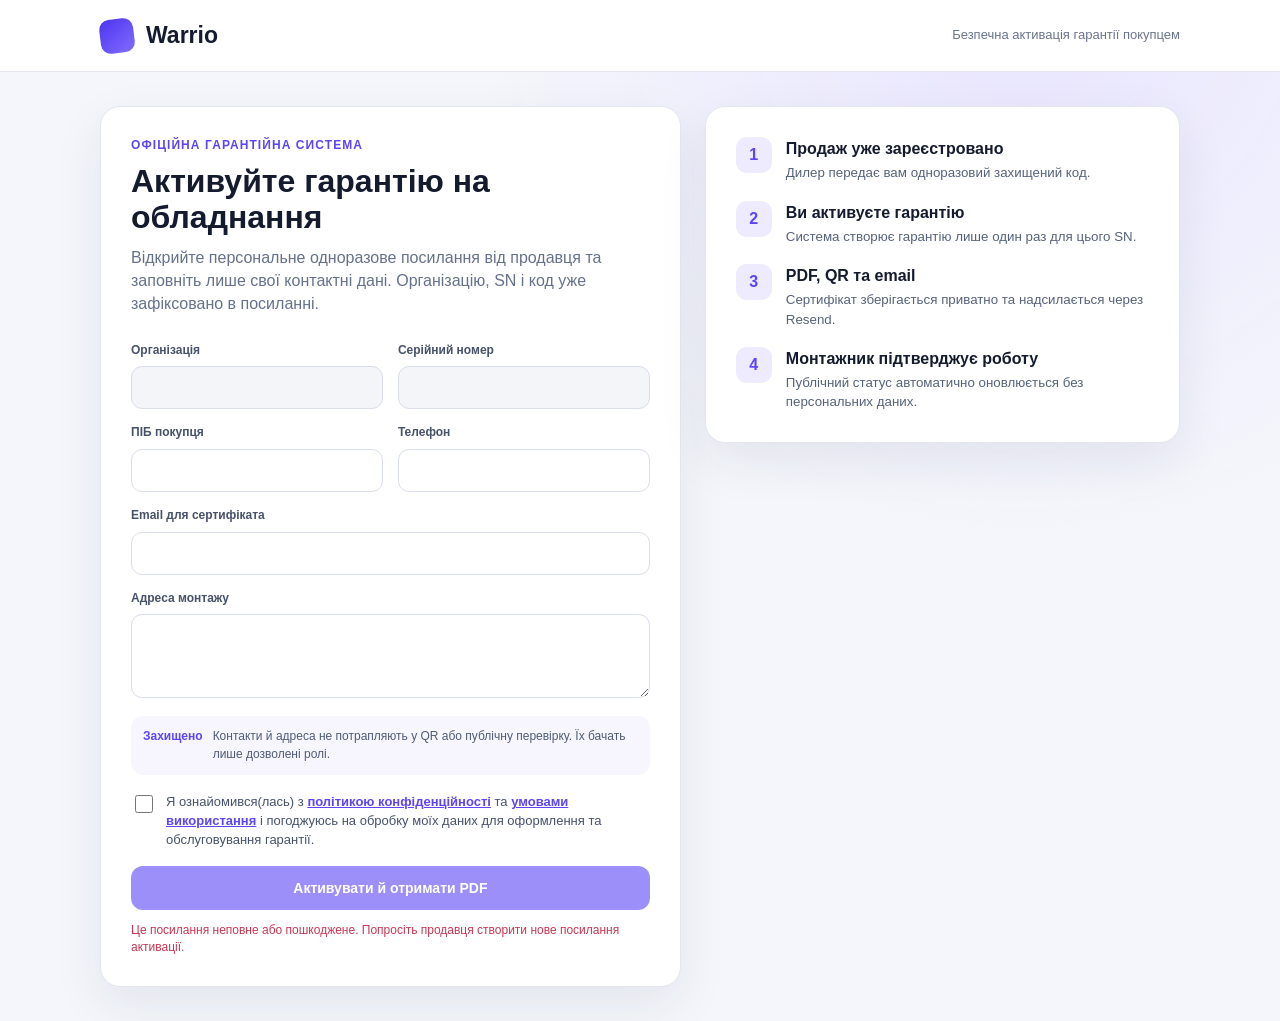
<file: activate/index.html>
<!doctype html>
<html lang="uk">
<head>
  <meta charset="utf-8">
  <meta name="viewport" content="width=device-width,initial-scale=1">
  <meta name="referrer" content="no-referrer">
  <meta name="theme-color" content="#5b45f7">
  <link rel="icon" href="../assets/warrio-mark.svg" type="image/svg+xml">
  <link rel="apple-touch-icon" href="../assets/apple-touch-icon.png">
  <meta http-equiv="Content-Security-Policy" content="default-src 'self'; connect-src https://pziqzthhqcqiyerurlyn.supabase.co; img-src 'self' data:; style-src 'self' 'unsafe-inline'; script-src 'self'; object-src 'none'; base-uri 'none'; form-action 'self'; upgrade-insecure-requests">
  <meta name="robots" content="noindex,nofollow,noarchive">
  <title>Активація гарантії — Warrio</title>
  <meta name="description" content="Активуйте гарантію на обладнання за персональним посиланням від продавця.">
  <style>
    :root{font-family:Inter,"Segoe UI",Arial,sans-serif;color:#141b2f;background:#f4f6fb;line-height:1.45}*{box-sizing:border-box}body{margin:0;min-height:100vh;background:radial-gradient(circle at 80% 0,#e9e5ff 0,transparent 38%),#f4f6fb}.top{height:72px;background:#fff;border-bottom:1px solid #e4e7ef;display:flex;align-items:center;padding:0 max(20px,calc((100vw - 1080px)/2));gap:12px}.mark{width:34px;height:34px;background:linear-gradient(145deg,#4c35ef,#826bff);border-radius:10px;transform:rotate(-7deg)}.brand{font-size:23px;font-weight:850}.top span:last-child{margin-left:auto;color:#69758d;font-size:13px}.shell{width:min(1080px,calc(100% - 28px));margin:34px auto;display:grid;grid-template-columns:1.1fr .9fr;gap:24px}.card{background:#fff;border:1px solid #e3e6ef;border-radius:20px;box-shadow:0 18px 50px rgba(28,38,70,.08);padding:30px}.eyebrow{color:#5b45f7;font-size:12px;font-weight:800;letter-spacing:.09em}.card h1{font-size:32px;line-height:1.12;margin:10px 0}.lead{color:#65718a;margin:0 0 26px}.grid{display:grid;grid-template-columns:1fr 1fr;gap:15px}.full{grid-column:1/-1}label{display:grid;gap:7px;font-size:12px;font-weight:750;color:#46516a}input,textarea{width:100%;border:1px solid #d9deea;border-radius:11px;padding:12px 13px;font:inherit;color:#141b2f;background:#fff;outline:none}input[readonly]{background:#f3f5f9;color:#566078;cursor:not-allowed}input:focus,textarea:focus{border-color:#6a55f6;box-shadow:0 0 0 3px #eeeaff}textarea{min-height:84px;resize:vertical}.private{display:flex;gap:10px;background:#f7f6ff;color:#4f5b75;border-radius:12px;padding:12px;font-size:12px;margin:18px 0}.private b{color:#5b45f7}.submit{border:0;border-radius:12px;background:#5b45f7;color:#fff;font-weight:800;font-size:14px;padding:14px 20px;cursor:pointer;width:100%}.submit:disabled{opacity:.6;cursor:wait}.aside{display:grid;gap:16px;align-content:start}.step{display:grid;grid-template-columns:38px 1fr;gap:12px;align-items:start}.step i{width:36px;height:36px;border-radius:11px;background:#eeeaff;color:#5b45f7;display:grid;place-items:center;font-style:normal;font-weight:850}.step b,.step small{display:block}.step small{color:#56627a;margin-top:3px}.result{display:none}.result.show{display:block}.ok{width:58px;height:58px;border-radius:18px;background:#e9fbf3;color:#10945f;display:grid;place-items:center;font-size:30px;font-weight:900}.result h2{font-size:26px;margin:18px 0 8px}.result p{color:#65718a}.result dl{background:#f8f7ff;border-radius:13px;padding:15px}.result dl div{display:flex;justify-content:space-between;gap:15px;padding:8px}.result dt{color:#68738c}.result dd{margin:0;font-weight:750;text-align:right}.links{display:flex;flex-wrap:wrap;gap:9px;margin-top:18px}.links a,.links button{border:1px solid #daddea;background:#fff;color:#28334d;text-decoration:none;border-radius:10px;padding:10px 13px;font-weight:750;cursor:pointer}.links a.primary{background:#5b45f7;color:#fff;border-color:#5b45f7}.skip{position:absolute;left:-999px;top:8px;background:#5b45f7;color:#fff;padding:10px 14px;border-radius:10px;z-index:9}.skip:focus{left:8px}input:focus-visible,textarea:focus-visible,button:focus-visible,a:focus-visible{outline:3px solid #5b45f7;outline-offset:2px}.hp{position:absolute;left:-9999px;width:1px;height:1px;overflow:hidden}.consent{display:flex;gap:10px;align-items:flex-start;font-size:13px;font-weight:500;color:#46516a;margin:0 0 16px}.consent input{width:18px;height:18px;margin-top:2px;flex:none;padding:0}.consent a{color:#5b45f7;font-weight:700}.message{min-height:20px;margin-top:12px;font-size:12px;color:#c93653;white-space:pre-line}.message.good{color:#148c5d}@media(max-width:780px){.shell{grid-template-columns:1fr;margin-top:18px}.grid{grid-template-columns:1fr}.full{grid-column:auto}.card{padding:22px}.top span:last-child{display:none}}
  </style>
  <link rel="stylesheet" href="../public-mobile.css?v=20261121a">
</head>
<body>
  <a class="skip" href="#activation-card">Перейти до форми</a>
  <header class="top"><i class="mark"></i><b class="brand">Warrio</b><span>Безпечна активація гарантії покупцем</span></header>
  <main class="shell">
    <section class="card" id="activation-card">
      <div class="eyebrow">ОФІЦІЙНА ГАРАНТІЙНА СИСТЕМА</div>
      <h1>Активуйте гарантію на обладнання</h1>
      <p class="lead">Відкрийте персональне одноразове посилання від продавця та заповніть лише свої контактні дані. Організацію, SN і код уже зафіксовано в посиланні.</p>
      <form id="activation-form">
        <div class="grid">
          <label>Організація<input id="organization" readonly aria-readonly="true" required></label>
          <label>Серійний номер<input id="serial" readonly aria-readonly="true" required></label>
          <input id="activation-code" type="hidden">
          <div class="hp" aria-hidden="true"><label>Не заповнюйте це поле<input id="website" name="website" type="text" tabindex="-1" autocomplete="off"></label></div>
          <label>ПІБ покупця<input id="customer-name" autocomplete="name" enterkeyhint="next" required minlength="2" maxlength="200"></label>
          <label>Телефон<input id="customer-phone" type="tel" inputmode="tel" enterkeyhint="next" autocomplete="tel" required minlength="7" maxlength="40"></label>
          <label class="full">Email для сертифіката<input id="customer-email" type="email" inputmode="email" autocapitalize="none" enterkeyhint="next" autocomplete="email" required maxlength="254"></label>
          <label class="full">Адреса монтажу<textarea id="installation-address" autocomplete="street-address" required minlength="2" maxlength="500"></textarea></label>
        </div>
        <div class="private"><b>Захищено</b><span>Контакти й адреса не потрапляють у QR або публічну перевірку. Їх бачать лише дозволені ролі.</span></div>
        <label class="consent"><input id="consent" type="checkbox" required><span>Я ознайомився(лась) з <a href="../privacy/" target="_blank" rel="noopener">політикою конфіденційності</a> та <a href="../terms/" target="_blank" rel="noopener">умовами використання</a> і погоджуюсь на обробку моїх даних для оформлення та обслуговування гарантії.</span></label>
        <button class="submit" type="submit">Активувати й отримати PDF</button>
        <div class="message" id="message" role="alert" aria-live="polite"></div>
      </form>
    </section>
    <section class="aside">
      <div class="card result" id="result">
        <div class="ok">✓</div><h2>Гарантію активовано</h2>
        <p id="delivery-status">Створюємо PDF із QR-кодом і надсилаємо його на email…</p>
        <dl><div><dt>Номер</dt><dd id="warranty-number">—</dd></div><div><dt>Статус</dt><dd id="warranty-status">Очікує монтажу</dd></div><div><dt>Гарантія до</dt><dd id="warranty-expiry">Не визначено</dd></div></dl>
        <div class="links"><a class="primary" id="verify-link" target="_blank" rel="noopener">Перевірити гарантію</a><button id="retry-email" type="button" hidden>Повторити PDF та email</button></div>
      </div>
      <div class="card" id="steps"><div class="step"><i>1</i><div><b>Продаж уже зареєстровано</b><small>Дилер передає вам одноразовий захищений код.</small></div></div><div class="step" style="margin-top:18px"><i>2</i><div><b>Ви активуєте гарантію</b><small>Система створює гарантію лише один раз для цього SN.</small></div></div><div class="step" style="margin-top:18px"><i>3</i><div><b>PDF, QR та email</b><small>Сертифікат зберігається приватно та надсилається через Resend.</small></div></div><div class="step" style="margin-top:18px"><i>4</i><div><b>Монтажник підтверджує роботу</b><small>Публічний статус автоматично оновлюється без персональних даних.</small></div></div></div>
    </section>
  </main>
  <script src="../config.js"></script>
  <script src="app.js"></script>
</body>
</html>
</file>
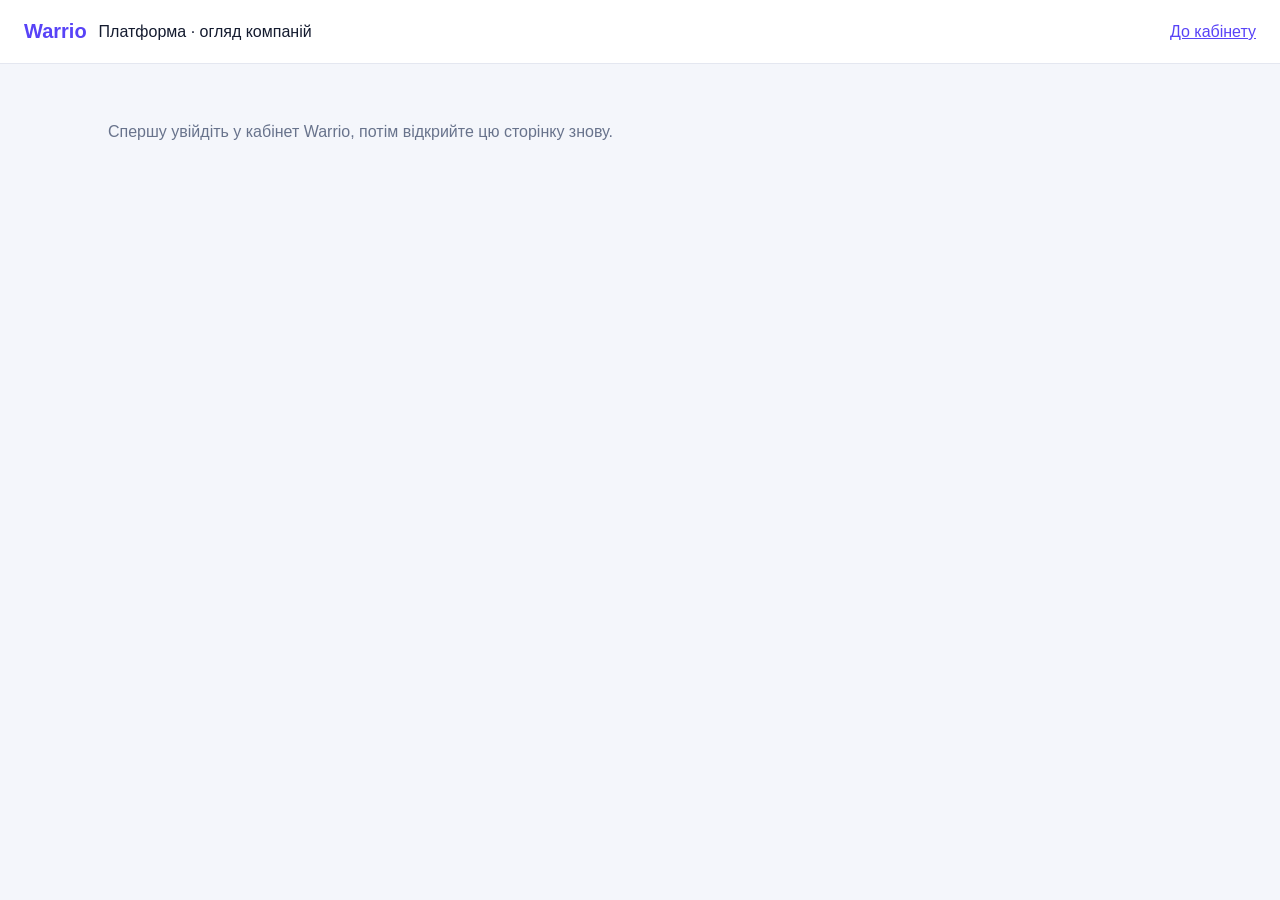
<file: platform/index.html>
<!doctype html>
<html lang="uk">
<head>
  <meta charset="utf-8">
  <meta name="viewport" content="width=device-width,initial-scale=1">
  <meta name="referrer" content="no-referrer">
  <meta http-equiv="Content-Security-Policy" content="default-src 'self'; connect-src 'self' https://pziqzthhqcqiyerurlyn.supabase.co; img-src 'self' data:; style-src 'self' 'unsafe-inline'; script-src 'self'; object-src 'none'; base-uri 'none'; form-action 'none'">
  <meta name="robots" content="noindex,nofollow,noarchive">
  <link rel="icon" href="../assets/warrio-mark.svg" type="image/svg+xml">
  <title>Платформа — Warrio</title>
  <style>
    :root{font-family:Inter,"Segoe UI",Arial,sans-serif;color:#141b2f;background:#f4f6fb;line-height:1.45}*{box-sizing:border-box}
    body{margin:0;min-height:100vh}.top{height:64px;background:#fff;border-bottom:1px solid #e4e7f0;display:flex;align-items:center;gap:12px;padding:0 24px}
    .brand{font-weight:800;color:#5843f7;font-size:20px}main{max-width:1100px;margin:0 auto;padding:28px 18px}
    .cards{display:grid;grid-template-columns:repeat(4,1fr);gap:14px;margin-bottom:20px}
    .card{background:#fff;border:1px solid #e4e7f0;border-radius:16px;padding:18px}.card b{display:block;font-size:28px}.card small{color:#68738c}
    table{width:100%;border-collapse:collapse;font-size:14px}th,td{text-align:left;padding:10px 8px;border-top:1px solid #eef0f6}th{color:#68738c;font-weight:600;border-top:0}
    .wrap{overflow-x:auto}.msg{color:#68738c;padding:12px 0}a{color:#5843f7}
    @media(max-width:700px){.cards{grid-template-columns:1fr 1fr}}
  </style>
</head>
<body>
  <header class="top"><b class="brand">Warrio</b><span>Платформа · огляд компаній</span><a href="../" style="margin-left:auto">До кабінету</a></header>
  <main>
    <p class="msg" id="message" role="status">Завантаження…</p>
    <section id="content" hidden>
      <div class="cards">
        <div class="card"><b id="total-orgs">0</b><small>Компаній</small></div>
        <div class="card"><b id="total-sales">0</b><small>Продажів</small></div>
        <div class="card"><b id="total-warranties">0</b><small>Гарантій</small></div>
        <div class="card"><b id="total-service">0</b><small>Відкритих звернень</small></div>
      </div>
      <div class="card wrap"><table><thead><tr><th>Компанія</th><th>Створено</th><th>Команда</th><th>Дилери</th><th>Продажі</th><th>Гарантії</th><th>Сервіс</th><th>Остання активність</th></tr></thead><tbody id="rows"></tbody></table></div>
    </section>
  </main>
  <script src="../config.js"></script>
  <script src="../backend.js"></script>
  <script src="../auth.js"></script>
  <script src="../data.js"></script>
  <script src="app.js"></script>
</body>
</html>
</file>
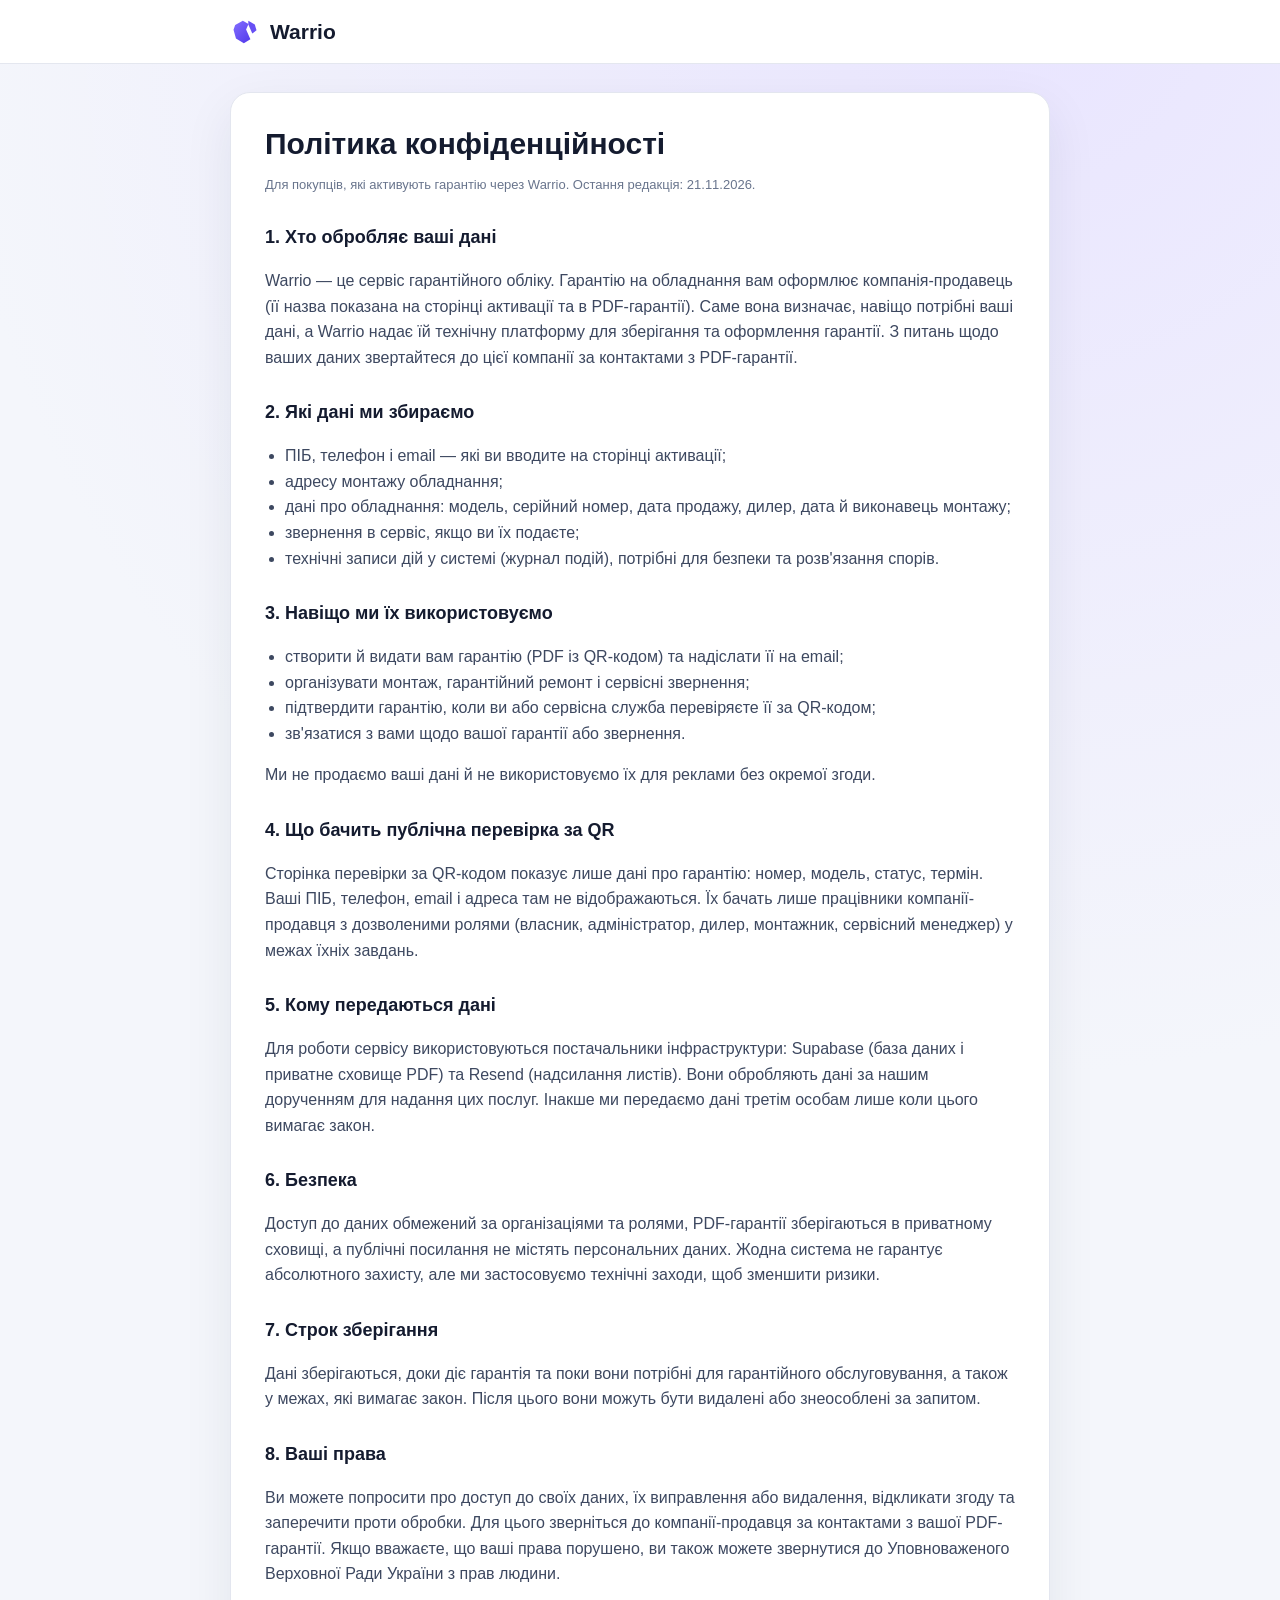
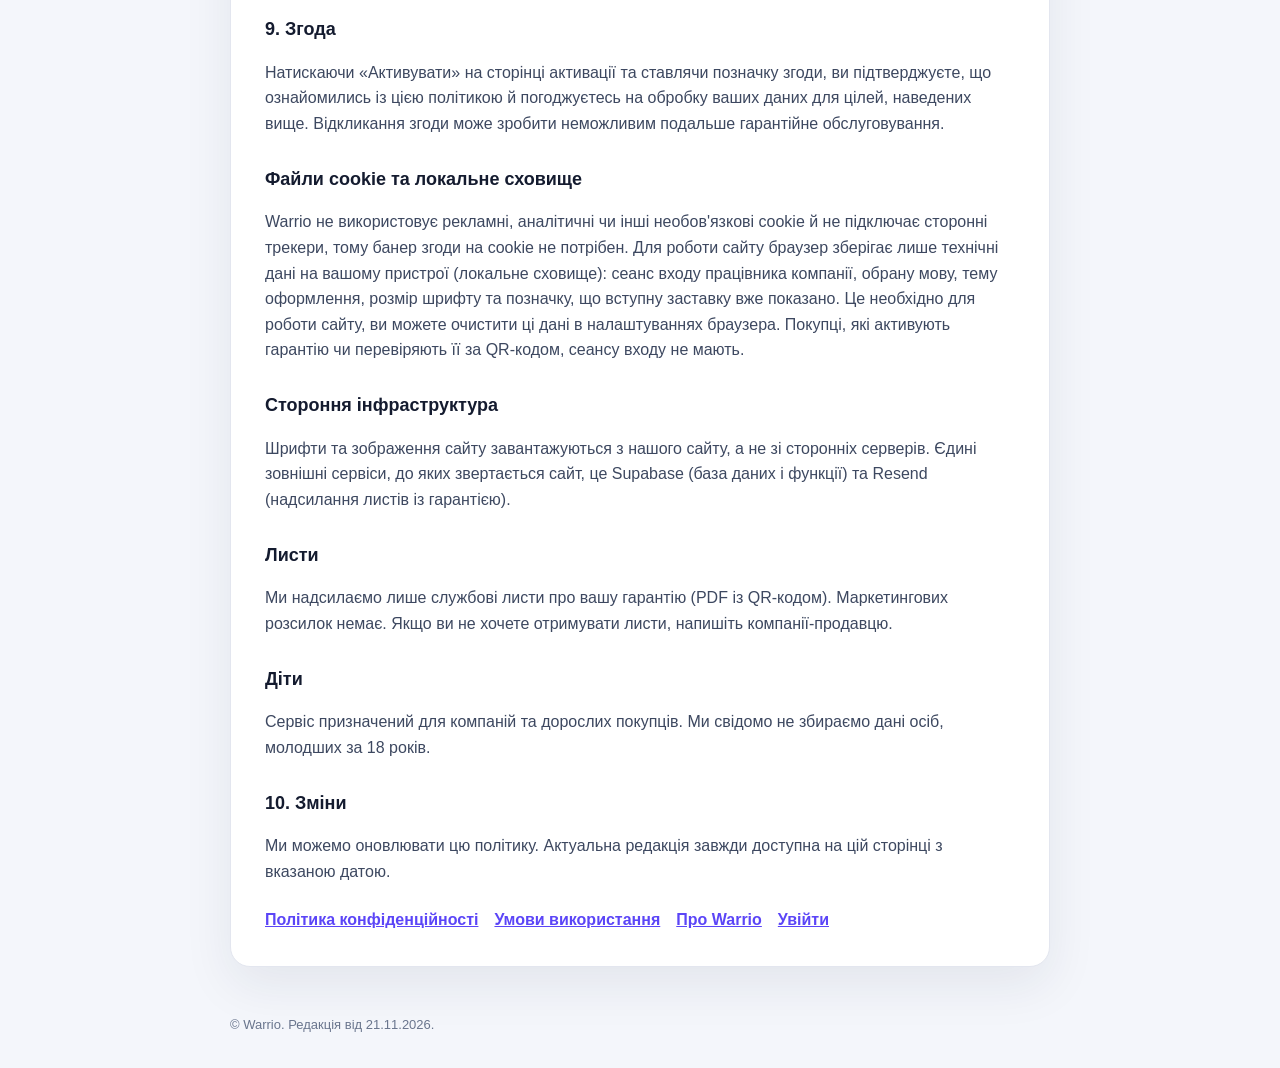
<file: privacy/index.html>
<!doctype html>
<html lang="uk">
<head>
  <meta charset="utf-8">
  <meta name="viewport" content="width=device-width,initial-scale=1">
  <meta name="referrer" content="no-referrer">
  <meta name="theme-color" content="#5b45f7">
  <link rel="icon" href="../assets/warrio-mark.svg" type="image/svg+xml">
  <link rel="apple-touch-icon" href="../assets/apple-touch-icon.png">
  <meta http-equiv="Content-Security-Policy" content="default-src 'self'; img-src 'self' data:; style-src 'self'; script-src 'none'; object-src 'none'; base-uri 'none'; form-action 'none'">
  <title>Політика конфіденційності — Warrio</title>
  <meta name="description" content="Як Warrio обробляє персональні дані покупців: які дані збираються, навіщо, хто їх бачить, ваші права та cookie.">
  <meta name="robots" content="index,follow">
  <link rel="canonical" href="https://warrio.pp.ua/privacy/">
  <meta property="og:type" content="website">
  <meta property="og:site_name" content="Warrio">
  <meta property="og:locale" content="uk_UA">
  <meta property="og:title" content="Політика конфіденційності — Warrio">
  <meta property="og:description" content="Як Warrio обробляє персональні дані покупців: які дані збираються, навіщо, хто їх бачить, ваші права та cookie.">
  <meta property="og:url" content="https://warrio.pp.ua/privacy/">
  <meta property="og:image" content="https://warrio.pp.ua/assets/og-image.jpg">
  <meta name="twitter:card" content="summary_large_image">
  <link rel="stylesheet" href="../assets/legal.css">
</head>
<body>
  <a class="skip" href="#content">Перейти до змісту</a>
  <header class="top"><img src="../assets/warrio-mark.svg" alt="" width="30" height="30"><b>Warrio</b></header>
  <main id="content">
    <h1>Політика конфіденційності</h1>
    <p class="meta">Для покупців, які активують гарантію через Warrio. Остання редакція: 21.11.2026.</p>

    <h2>1. Хто обробляє ваші дані</h2>
    <p>Warrio — це сервіс гарантійного обліку. Гарантію на обладнання вам оформлює компанія-продавець (її назва показана на сторінці активації та в PDF-гарантії). Саме вона визначає, навіщо потрібні ваші дані, а Warrio надає їй технічну платформу для зберігання та оформлення гарантії. З питань щодо ваших даних звертайтеся до цієї компанії за контактами з PDF-гарантії.</p>

    <h2>2. Які дані ми збираємо</h2>
    <ul>
      <li>ПІБ, телефон і email — які ви вводите на сторінці активації;</li>
      <li>адресу монтажу обладнання;</li>
      <li>дані про обладнання: модель, серійний номер, дата продажу, дилер, дата й виконавець монтажу;</li>
      <li>звернення в сервіс, якщо ви їх подаєте;</li>
      <li>технічні записи дій у системі (журнал подій), потрібні для безпеки та розв'язання спорів.</li>
    </ul>

    <h2>3. Навіщо ми їх використовуємо</h2>
    <ul>
      <li>створити й видати вам гарантію (PDF із QR-кодом) та надіслати її на email;</li>
      <li>організувати монтаж, гарантійний ремонт і сервісні звернення;</li>
      <li>підтвердити гарантію, коли ви або сервісна служба перевіряєте її за QR-кодом;</li>
      <li>зв'язатися з вами щодо вашої гарантії або звернення.</li>
    </ul>
    <p>Ми не продаємо ваші дані й не використовуємо їх для реклами без окремої згоди.</p>

    <h2>4. Що бачить публічна перевірка за QR</h2>
    <p>Сторінка перевірки за QR-кодом показує лише дані про гарантію: номер, модель, статус, термін. Ваші ПІБ, телефон, email і адреса там не відображаються. Їх бачать лише працівники компанії-продавця з дозволеними ролями (власник, адміністратор, дилер, монтажник, сервісний менеджер) у межах їхніх завдань.</p>

    <h2>5. Кому передаються дані</h2>
    <p>Для роботи сервісу використовуються постачальники інфраструктури: Supabase (база даних і приватне сховище PDF) та Resend (надсилання листів). Вони обробляють дані за нашим дорученням для надання цих послуг. Інакше ми передаємо дані третім особам лише коли цього вимагає закон.</p>

    <h2>6. Безпека</h2>
    <p>Доступ до даних обмежений за організаціями та ролями, PDF-гарантії зберігаються в приватному сховищі, а публічні посилання не містять персональних даних. Жодна система не гарантує абсолютного захисту, але ми застосовуємо технічні заходи, щоб зменшити ризики.</p>

    <h2>7. Строк зберігання</h2>
    <p>Дані зберігаються, доки діє гарантія та поки вони потрібні для гарантійного обслуговування, а також у межах, які вимагає закон. Після цього вони можуть бути видалені або знеособлені за запитом.</p>

    <h2>8. Ваші права</h2>
    <p>Ви можете попросити про доступ до своїх даних, їх виправлення або видалення, відкликати згоду та заперечити проти обробки. Для цього зверніться до компанії-продавця за контактами з вашої PDF-гарантії. Якщо вважаєте, що ваші права порушено, ви також можете звернутися до Уповноваженого Верховної Ради України з прав людини.</p>

    <h2>9. Згода</h2>
    <p>Натискаючи «Активувати» на сторінці активації та ставлячи позначку згоди, ви підтверджуєте, що ознайомились із цією політикою й погоджуєтесь на обробку ваших даних для цілей, наведених вище. Відкликання згоди може зробити неможливим подальше гарантійне обслуговування.</p>

    <h2>Файли cookie та локальне сховище</h2>
    <p>Warrio не використовує рекламні, аналітичні чи інші необов'язкові cookie й не підключає сторонні трекери, тому банер згоди на cookie не потрібен. Для роботи сайту браузер зберігає лише технічні дані на вашому пристрої (локальне сховище): сеанс входу працівника компанії, обрану мову, тему оформлення, розмір шрифту та позначку, що вступну заставку вже показано. Це необхідно для роботи сайту, ви можете очистити ці дані в налаштуваннях браузера. Покупці, які активують гарантію чи перевіряють її за QR-кодом, сеансу входу не мають.</p>
    <h2>Стороння інфраструктура</h2>
    <p>Шрифти та зображення сайту завантажуються з нашого сайту, а не зі сторонніх серверів. Єдині зовнішні сервіси, до яких звертається сайт, це Supabase (база даних і функції) та Resend (надсилання листів із гарантією).</p>
    <h2>Листи</h2>
    <p>Ми надсилаємо лише службові листи про вашу гарантію (PDF із QR-кодом). Маркетингових розсилок немає. Якщо ви не хочете отримувати листи, напишіть компанії-продавцю.</p>
    <h2>Діти</h2>
    <p>Сервіс призначений для компаній та дорослих покупців. Ми свідомо не збираємо дані осіб, молодших за 18 років.</p>

    <h2>10. Зміни</h2>
    <p>Ми можемо оновлювати цю політику. Актуальна редакція завжди доступна на цій сторінці з вказаною датою.</p>
    <nav class="legal-nav" aria-label="Юридичні документи"><a href="../privacy/">Політика конфіденційності</a><a href="../terms/">Умови використання</a><a href="../welcome/">Про Warrio</a><a href="../">Увійти</a></nav>
  </main>
  <footer>© Warrio. Редакція від 21.11.2026.</footer>
</body>
</html>
</file>
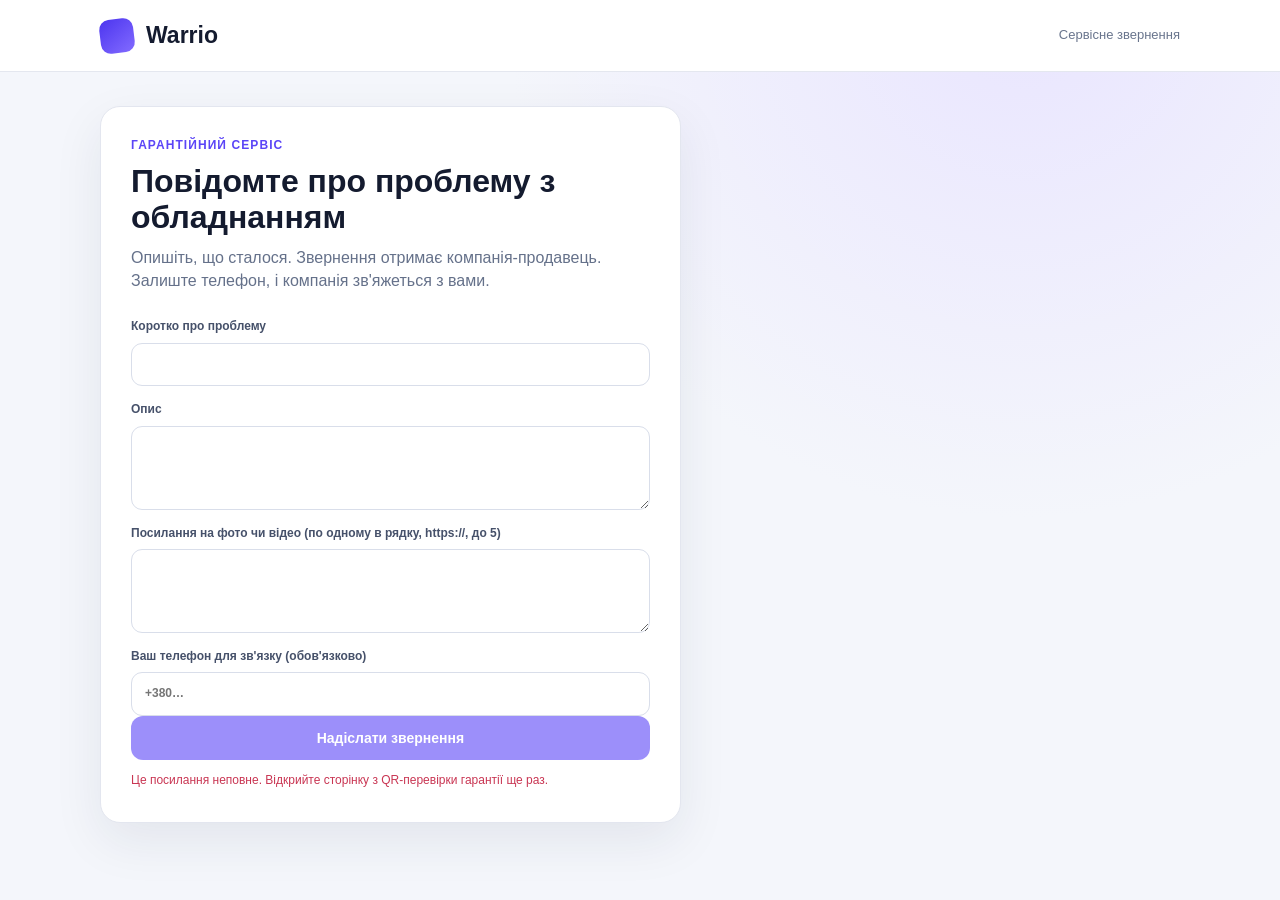
<file: service/index.html>
<!doctype html>
<html lang="uk">
<head>
  <meta charset="utf-8">
  <meta name="viewport" content="width=device-width,initial-scale=1">
  <meta name="referrer" content="no-referrer">
  <meta name="theme-color" content="#5b45f7">
  <link rel="icon" href="../assets/warrio-mark.svg" type="image/svg+xml">
  <link rel="apple-touch-icon" href="../assets/apple-touch-icon.png">
  <meta http-equiv="Content-Security-Policy" content="default-src 'self'; connect-src https://pziqzthhqcqiyerurlyn.supabase.co; img-src 'self' data:; style-src 'self' 'unsafe-inline'; script-src 'self'; object-src 'none'; base-uri 'none'; form-action 'self'; upgrade-insecure-requests">
  <meta name="robots" content="noindex,nofollow,noarchive">
  <title>Сервісне звернення — Warrio</title>
  <style>
    :root{font-family:Inter,"Segoe UI",Arial,sans-serif;color:#141b2f;background:#f4f6fb;line-height:1.45}*{box-sizing:border-box}body{margin:0;min-height:100vh;background:radial-gradient(circle at 80% 0,#e9e5ff 0,transparent 38%),#f4f6fb}.top{height:72px;background:#fff;border-bottom:1px solid #e4e7ef;display:flex;align-items:center;padding:0 max(20px,calc((100vw - 1080px)/2));gap:12px}.mark{width:34px;height:34px;background:linear-gradient(145deg,#4c35ef,#826bff);border-radius:10px;transform:rotate(-7deg)}.brand{font-size:23px;font-weight:850}.top span:last-child{margin-left:auto;color:#69758d;font-size:13px}.shell{width:min(1080px,calc(100% - 28px));margin:34px auto;display:grid;grid-template-columns:1.1fr .9fr;gap:24px}.card{background:#fff;border:1px solid #e3e6ef;border-radius:20px;box-shadow:0 18px 50px rgba(28,38,70,.08);padding:30px}.eyebrow{color:#5b45f7;font-size:12px;font-weight:800;letter-spacing:.09em}.card h1{font-size:32px;line-height:1.12;margin:10px 0}.lead{color:#65718a;margin:0 0 26px}.grid{display:grid;grid-template-columns:1fr 1fr;gap:15px}.full{grid-column:1/-1}label{display:grid;gap:7px;font-size:12px;font-weight:750;color:#46516a}input,textarea{width:100%;border:1px solid #d9deea;border-radius:11px;padding:12px 13px;font:inherit;color:#141b2f;background:#fff;outline:none}input[readonly]{background:#f3f5f9;color:#566078;cursor:not-allowed}input:focus,textarea:focus{border-color:#6a55f6;box-shadow:0 0 0 3px #eeeaff}textarea{min-height:84px;resize:vertical}.private{display:flex;gap:10px;background:#f7f6ff;color:#4f5b75;border-radius:12px;padding:12px;font-size:12px;margin:18px 0}.private b{color:#5b45f7}.submit{border:0;border-radius:12px;background:#5b45f7;color:#fff;font-weight:800;font-size:14px;padding:14px 20px;cursor:pointer;width:100%}.submit:disabled{opacity:.6;cursor:wait}.aside{display:grid;gap:16px;align-content:start}.step{display:grid;grid-template-columns:38px 1fr;gap:12px;align-items:start}.step i{width:36px;height:36px;border-radius:11px;background:#eeeaff;color:#5b45f7;display:grid;place-items:center;font-style:normal;font-weight:850}.step b,.step small{display:block}.step small{color:#56627a;margin-top:3px}.result{display:none}.result.show{display:block}.ok{width:58px;height:58px;border-radius:18px;background:#e9fbf3;color:#10945f;display:grid;place-items:center;font-size:30px;font-weight:900}.result h2{font-size:26px;margin:18px 0 8px}.result p{color:#65718a}.result dl{background:#f8f7ff;border-radius:13px;padding:15px}.result dl div{display:flex;justify-content:space-between;gap:15px;padding:8px}.result dt{color:#68738c}.result dd{margin:0;font-weight:750;text-align:right}.links{display:flex;flex-wrap:wrap;gap:9px;margin-top:18px}.links a,.links button{border:1px solid #daddea;background:#fff;color:#28334d;text-decoration:none;border-radius:10px;padding:10px 13px;font-weight:750;cursor:pointer}.links a.primary{background:#5b45f7;color:#fff;border-color:#5b45f7}.message{min-height:20px;margin-top:12px;font-size:12px;color:#c93653;white-space:pre-line}.message.good{color:#148c5d}@media(max-width:780px){.shell{grid-template-columns:1fr;margin-top:18px}.grid{grid-template-columns:1fr}.full{grid-column:auto}.card{padding:22px}.top span:last-child{display:none}}
  </style>
  <link rel="stylesheet" href="../public-mobile.css?v=20261121a">
</head>
<body>
  <header class="top"><i class="mark"></i><b class="brand">Warrio</b><span>Сервісне звернення</span></header>
  <main class="shell">
    <section class="card" id="service-card">
      <div class="eyebrow">ГАРАНТІЙНИЙ СЕРВІС</div>
      <h1>Повідомте про проблему з обладнанням</h1>
      <p class="lead">Опишіть, що сталося. Звернення отримає компанія-продавець. Залиште телефон, і компанія зв'яжеться з вами.</p>
      <form id="service-form">
        <div class="grid">
          <label class="full">Коротко про проблему<input id="title" required minlength="2" maxlength="200" enterkeyhint="next" autocapitalize="sentences"></label>
          <label class="full">Опис<textarea id="description" maxlength="4000"></textarea></label>
          <label class="full">Посилання на фото чи відео (по одному в рядку, https://, до 5)<textarea id="photos"></textarea></label>
          <label class="full">Ваш телефон для зв'язку (обов'язково)<input id="contact-note" maxlength="300" minlength="5" required type="tel" inputmode="tel" autocomplete="tel" enterkeyhint="send" placeholder="+380…"></label>
        </div>
        <button class="submit" type="submit">Надіслати звернення</button>
        <div class="message" id="message" role="alert" aria-live="polite"></div>
      </form>
    </section>
    <section class="aside">
      <div class="card" id="my-requests" style="display:none">
        <h2 style="margin-top:0">Ваші звернення</h2>
        <div id="my-requests-list"></div>
      </div>
      <div class="card result" id="result" style="display:none">
        <div class="ok">✓</div><h2>Звернення надіслано</h2>
        <p id="support-line">Компанія зв'яжеться з вами.</p>
      </div>
    </section>
  </main>
  <script src="../config.js"></script>
  <script src="app.js"></script>
</body>
</html>
</file>
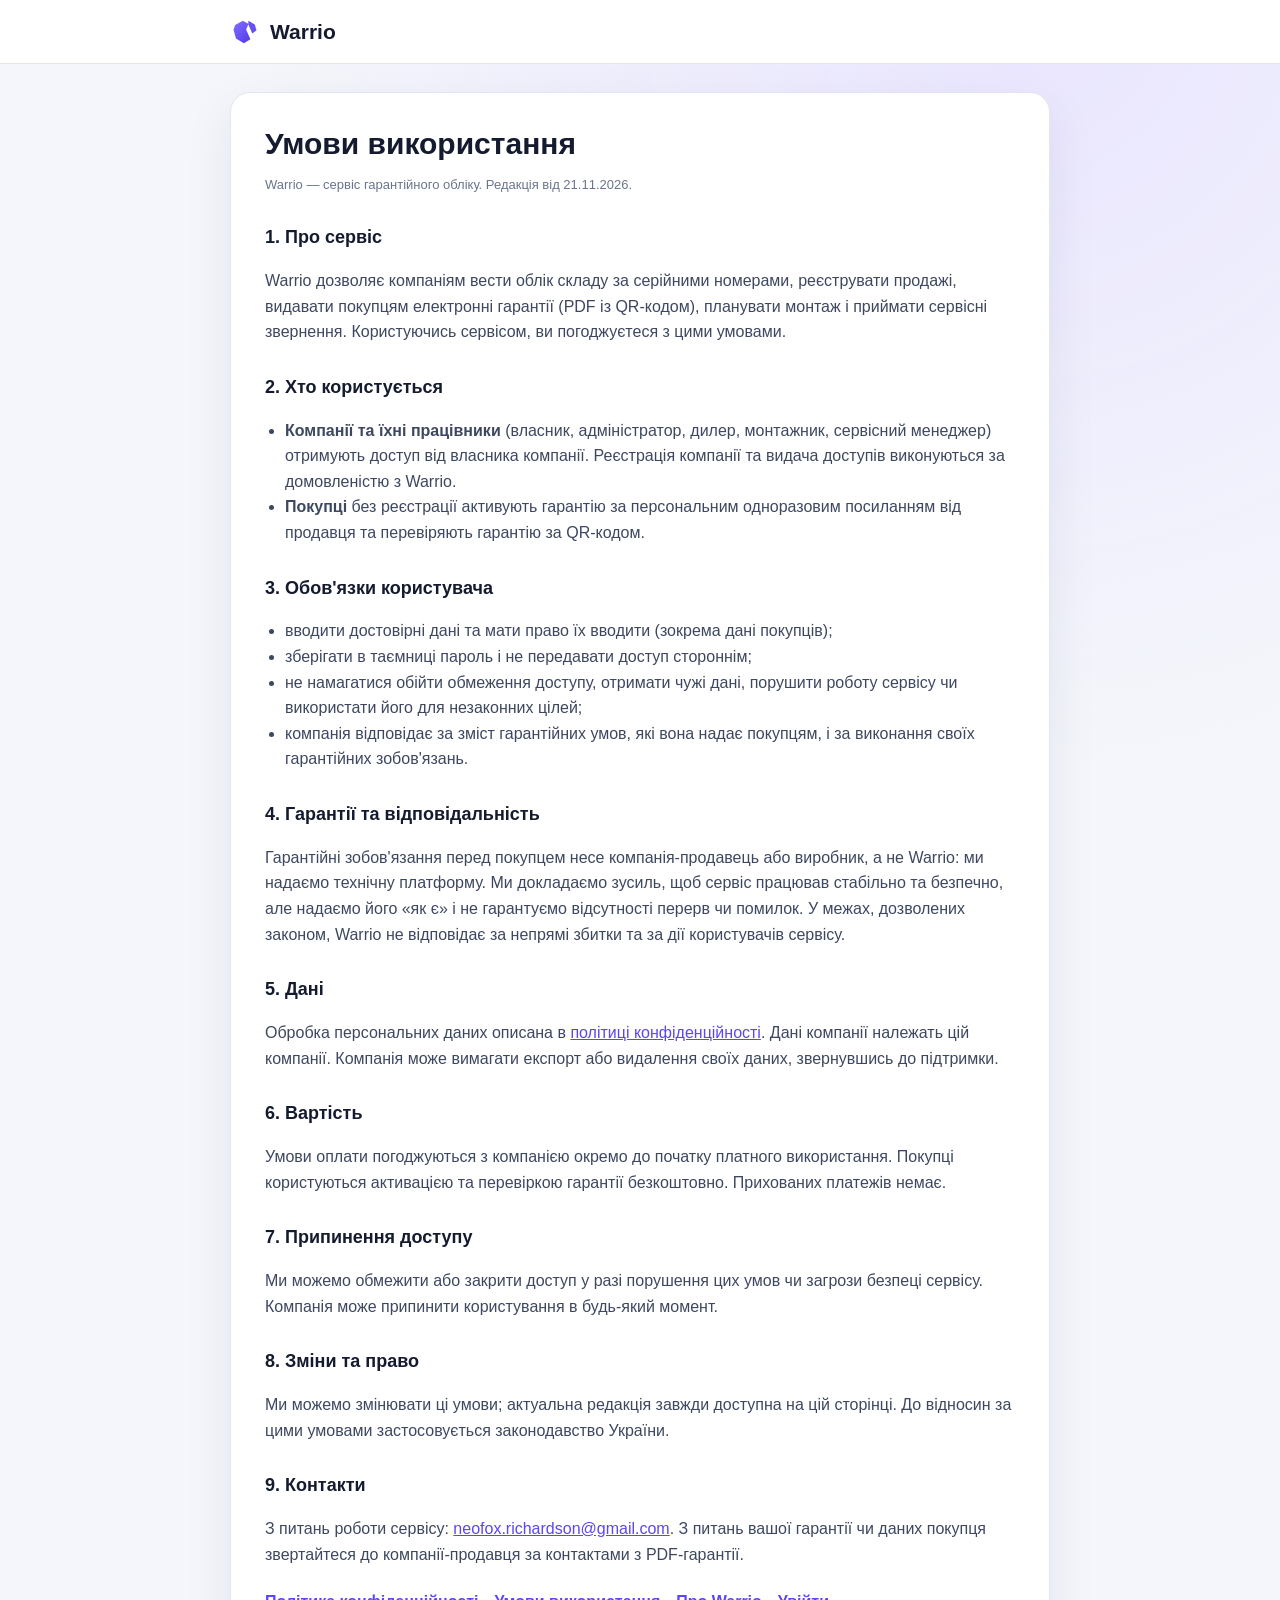
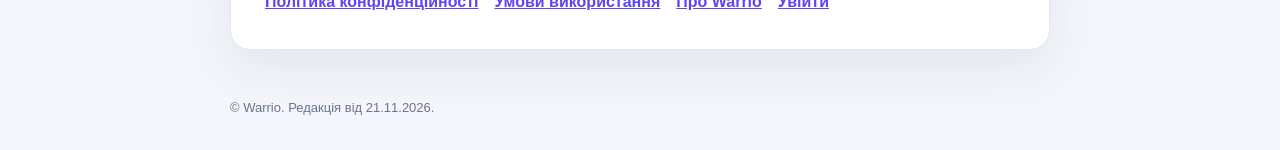
<file: terms/index.html>
<!doctype html>
<html lang="uk">
<head>
  <meta charset="utf-8">
  <meta name="viewport" content="width=device-width,initial-scale=1">
  <meta name="referrer" content="no-referrer">
  <meta name="theme-color" content="#5b45f7">
  <link rel="icon" href="../assets/warrio-mark.svg" type="image/svg+xml">
  <link rel="apple-touch-icon" href="../assets/apple-touch-icon.png">
  <meta http-equiv="Content-Security-Policy" content="default-src 'self'; img-src 'self' data:; style-src 'self'; script-src 'none'; object-src 'none'; base-uri 'none'; form-action 'none'">
  <title>Умови використання — Warrio</title>
  <meta name="description" content="Умови використання сервісу гарантійного обліку Warrio: хто користується, обов'язки, відповідальність, дані та оплата.">
  <meta name="robots" content="index,follow">
  <link rel="canonical" href="https://warrio.pp.ua/terms/">
  <meta property="og:type" content="website">
  <meta property="og:site_name" content="Warrio">
  <meta property="og:locale" content="uk_UA">
  <meta property="og:title" content="Умови використання — Warrio">
  <meta property="og:description" content="Умови використання сервісу гарантійного обліку Warrio: хто користується, обов'язки, відповідальність, дані та оплата.">
  <meta property="og:url" content="https://warrio.pp.ua/terms/">
  <meta property="og:image" content="https://warrio.pp.ua/assets/og-image.jpg">
  <meta name="twitter:card" content="summary_large_image">
  <link rel="stylesheet" href="../assets/legal.css">
</head>
<body>
  <a class="skip" href="#content">Перейти до змісту</a>
  <header class="top"><img src="../assets/warrio-mark.svg" alt="" width="30" height="30"><b>Warrio</b></header>
  <main id="content">
    <h1>Умови використання</h1>
    <p class="meta">Warrio — сервіс гарантійного обліку. Редакція від 21.11.2026.</p>

    <h2>1. Про сервіс</h2>
    <p>Warrio дозволяє компаніям вести облік складу за серійними номерами, реєструвати продажі, видавати покупцям електронні гарантії (PDF із QR-кодом), планувати монтаж і приймати сервісні звернення. Користуючись сервісом, ви погоджуєтеся з цими умовами.</p>

    <h2>2. Хто користується</h2>
    <ul>
      <li><b>Компанії та їхні працівники</b> (власник, адміністратор, дилер, монтажник, сервісний менеджер) отримують доступ від власника компанії. Реєстрація компанії та видача доступів виконуються за домовленістю з Warrio.</li>
      <li><b>Покупці</b> без реєстрації активують гарантію за персональним одноразовим посиланням від продавця та перевіряють гарантію за QR-кодом.</li>
    </ul>

    <h2>3. Обов'язки користувача</h2>
    <ul>
      <li>вводити достовірні дані та мати право їх вводити (зокрема дані покупців);</li>
      <li>зберігати в таємниці пароль і не передавати доступ стороннім;</li>
      <li>не намагатися обійти обмеження доступу, отримати чужі дані, порушити роботу сервісу чи використати його для незаконних цілей;</li>
      <li>компанія відповідає за зміст гарантійних умов, які вона надає покупцям, і за виконання своїх гарантійних зобов'язань.</li>
    </ul>

    <h2>4. Гарантії та відповідальність</h2>
    <p>Гарантійні зобов'язання перед покупцем несе компанія-продавець або виробник, а не Warrio: ми надаємо технічну платформу. Ми докладаємо зусиль, щоб сервіс працював стабільно та безпечно, але надаємо його «як є» і не гарантуємо відсутності перерв чи помилок. У межах, дозволених законом, Warrio не відповідає за непрямі збитки та за дії користувачів сервісу.</p>

    <h2>5. Дані</h2>
    <p>Обробка персональних даних описана в <a href="../privacy/">політиці конфіденційності</a>. Дані компанії належать цій компанії. Компанія може вимагати експорт або видалення своїх даних, звернувшись до підтримки.</p>

    <h2>6. Вартість</h2>
    <p>Умови оплати погоджуються з компанією окремо до початку платного використання. Покупці користуються активацією та перевіркою гарантії безкоштовно. Прихованих платежів немає.</p>

    <h2>7. Припинення доступу</h2>
    <p>Ми можемо обмежити або закрити доступ у разі порушення цих умов чи загрози безпеці сервісу. Компанія може припинити користування в будь-який момент.</p>

    <h2>8. Зміни та право</h2>
    <p>Ми можемо змінювати ці умови; актуальна редакція завжди доступна на цій сторінці. До відносин за цими умовами застосовується законодавство України.</p>

    <h2>9. Контакти</h2>
    <p>З питань роботи сервісу: <a href="mailto:neofox.richardson@gmail.com">neofox.richardson@gmail.com</a>. З питань вашої гарантії чи даних покупця звертайтеся до компанії-продавця за контактами з PDF-гарантії.</p>

    <nav class="legal-nav" aria-label="Юридичні документи"><a href="../privacy/">Політика конфіденційності</a><a href="../terms/">Умови використання</a><a href="../welcome/">Про Warrio</a><a href="../">Увійти</a></nav>
  </main>
  <footer>© Warrio. Редакція від 21.11.2026.</footer>
</body>
</html>
</file>
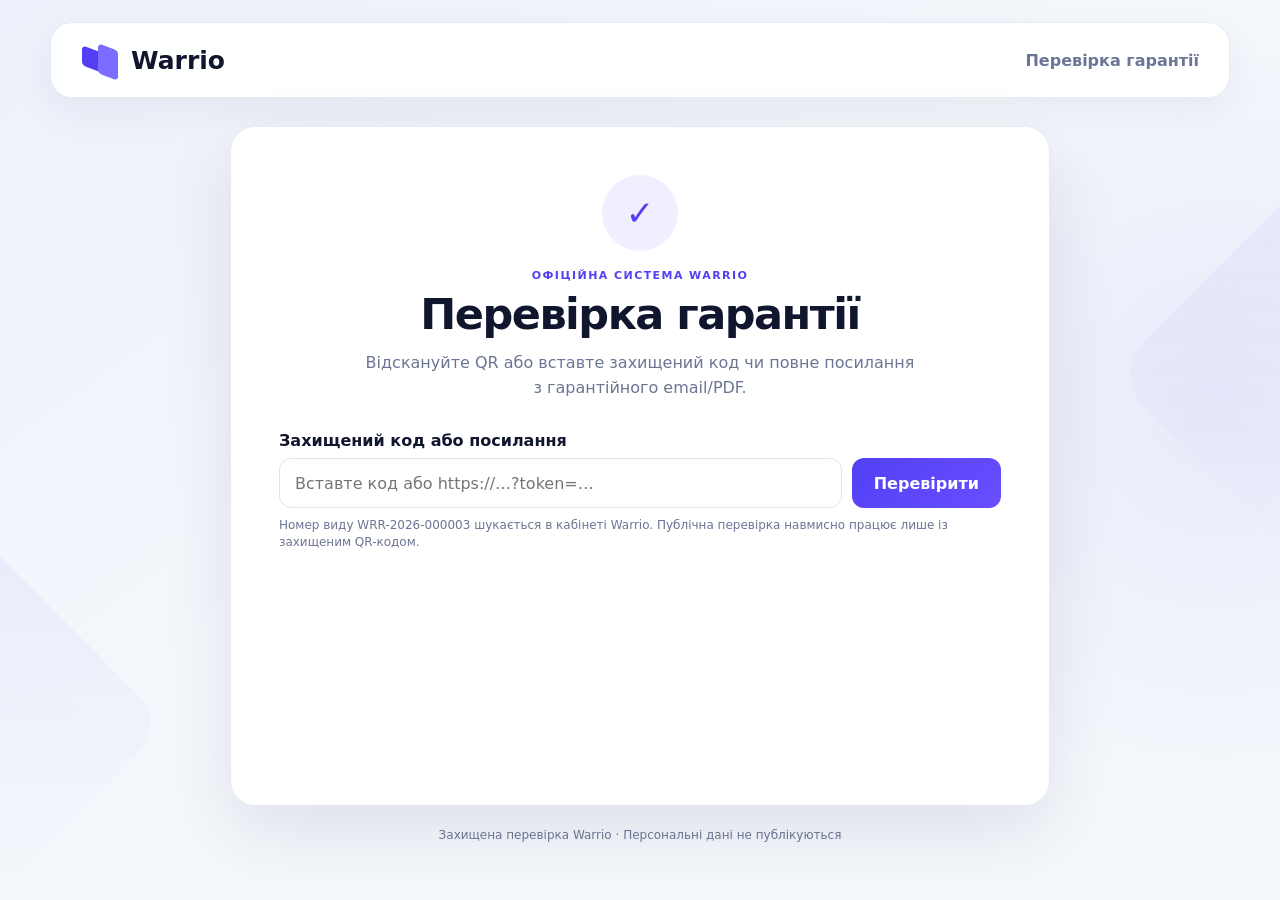
<file: verify/index.html>
<!doctype html>
<html lang="uk">
<head>
  <meta charset="utf-8">
  <meta name="viewport" content="width=device-width,initial-scale=1">
  <meta name="theme-color" content="#5340f5">
  <meta name="referrer" content="no-referrer">
  <meta name="robots" content="noindex,nofollow,noarchive">
  <meta name="theme-color" content="#5b45f7">
  <link rel="canonical" href="https://warrio.pp.ua/verify/">
  <link rel="apple-touch-icon" href="../assets/apple-touch-icon.png">
  <meta http-equiv="Content-Security-Policy" content="default-src 'self'; connect-src https://pziqzthhqcqiyerurlyn.supabase.co; img-src 'self' data:; style-src 'self'; script-src 'self'; object-src 'none'; base-uri 'none'; form-action 'self'; upgrade-insecure-requests">
  <meta name="description" content="Публічна перевірка гарантії Warrio без персональних даних">
  <title>Перевірка гарантії — Warrio</title>
  <link rel="icon" href="../assets/warrio-mark.svg" type="image/svg+xml">
  <link rel="stylesheet" href="styles-v0.7.css">
  <link rel="stylesheet" href="../public-mobile.css?v=20261121a">
</head>
<body>
  <main class="shell">
    <header class="topbar">
      <span class="brand" aria-label="Warrio"><span class="mark" aria-hidden="true"><i></i><b></b></span><span>Warrio</span></span>
      <span class="topbar-label">Перевірка гарантії</span>
    </header>

    <section class="card">
      <div id="demo-banner" class="demo" hidden>Демонстраційний режим</div>
      <div id="lookup-header" class="lookup-header">
        <div class="shield neutral" aria-hidden="true">✓</div>
        <p class="eyebrow">ОФІЦІЙНА СИСТЕМА WARRIO</p>
        <h1>Перевірка гарантії</h1>
        <p class="lead">Відскануйте QR або вставте захищений код чи повне посилання з гарантійного email/PDF.</p>
      </div>

      <form id="lookup-form" class="lookup" novalidate>
        <label for="token">Захищений код або посилання</label>
        <div class="lookup-row">
          <input id="token" name="token" autocomplete="off" autocapitalize="none" autocorrect="off" enterkeyhint="go" spellcheck="false" placeholder="Вставте код або https://…?token=…" maxlength="512">
          <button type="submit">Перевірити</button>
        </div>
        <p class="lookup-hint">Номер виду WRR-2026-000003 шукається в кабінеті Warrio. Публічна перевірка навмисно працює лише із захищеним QR-кодом.</p>
        <p id="form-error" class="error" role="alert"></p>
      </form>

      <div id="loading" class="state" hidden>
        <span class="spinner" aria-hidden="true"></span>
        <strong>Перевіряємо гарантію…</strong>
      </div>

      <section id="result" class="result" hidden aria-live="polite">
        <div class="verified-hero">
          <div id="result-shield" class="shield verified" aria-hidden="true">✓</div>
          <h2 id="result-title">Гарантію підтверджено</h2>
          <p id="result-message">Обладнання зареєстроване в офіційній гарантійній системі Warrio.</p>
        </div>
        <dl class="details">
          <div><span class="detail-icon">◇</span><span><dt>Модель обладнання</dt><dd id="model"></dd></span></div>
          <div><span class="detail-icon">║</span><span><dt>Серійний номер (SN)</dt><dd id="serial"></dd></span></div>
          <div><span class="detail-icon">▤</span><span><dt>Номер гарантії</dt><dd id="warranty-number"></dd></span></div>
          <div><span class="detail-icon">▣</span><span><dt>Дата продажу</dt><dd id="sale-date"></dd></span></div>
          <div><span class="detail-icon">⌁</span><span><dt>Статус монтажу</dt><dd id="installation-status"></dd></span></div>
          <div><span class="detail-icon">♢</span><span><dt>Статус гарантії</dt><dd id="status" class="status-pill"></dd></span></div>
        </dl>

        <section class="timeline">
          <h3>Історія гарантії</h3>
          <p>Ключові підтверджені етапи для цього обладнання.</p>
          <div class="timeline-row"><span class="timeline-check">✓</span><div><strong>Продаж зареєстровано</strong><small>Запис дилера прийнято системою Warrio.</small></div><time id="timeline-sale"></time></div>
          <div class="timeline-row"><span class="timeline-check">✓</span><div><strong>Гарантію активовано</strong><small>Дані покупця пройшли перевірку.</small></div><time>Підтверджено</time></div>
          <div id="timeline-install-row" class="timeline-row"><span class="timeline-check">✓</span><div><strong>Монтаж підтверджено</strong><small>Монтаж обладнання зареєстровано.</small></div><time id="timeline-install"></time></div>
        </section>

        <div class="privacy"><span>♢</span><p>Перевірка сформована офіційною системою Warrio. ПІБ, телефон, email та адреса власника навмисно не публікуються.</p></div>
        <div class="privacy" id="support-block"><span>?</span><p><b id="organization-name">Компанія</b><br>Якщо дані не збігаються, обладнання потребує сервісу або є питання щодо гарантії, зверніться до компанії: <span id="support-contacts">контакти не вказано</span>.</p></div>
        <a id="service-link" class="secondary service-link" href="../service/">Повідомити про проблему</a>
        <button id="check-another" class="secondary" type="button">Перевірити інший код</button>
      </section>

      <section id="not-found" class="state state-error" hidden aria-live="polite">
        <span aria-hidden="true">!</span>
        <div><strong>Гарантію не знайдено</strong><p>Перевірте код або зверніться до продавця обладнання.</p></div>
      </section>
    </section>

    <footer>Захищена перевірка Warrio · Персональні дані не публікуються</footer>
  </main>
  <script src="config.js"></script>
  <script src="app.js"></script>
</body>
</html>
</file>
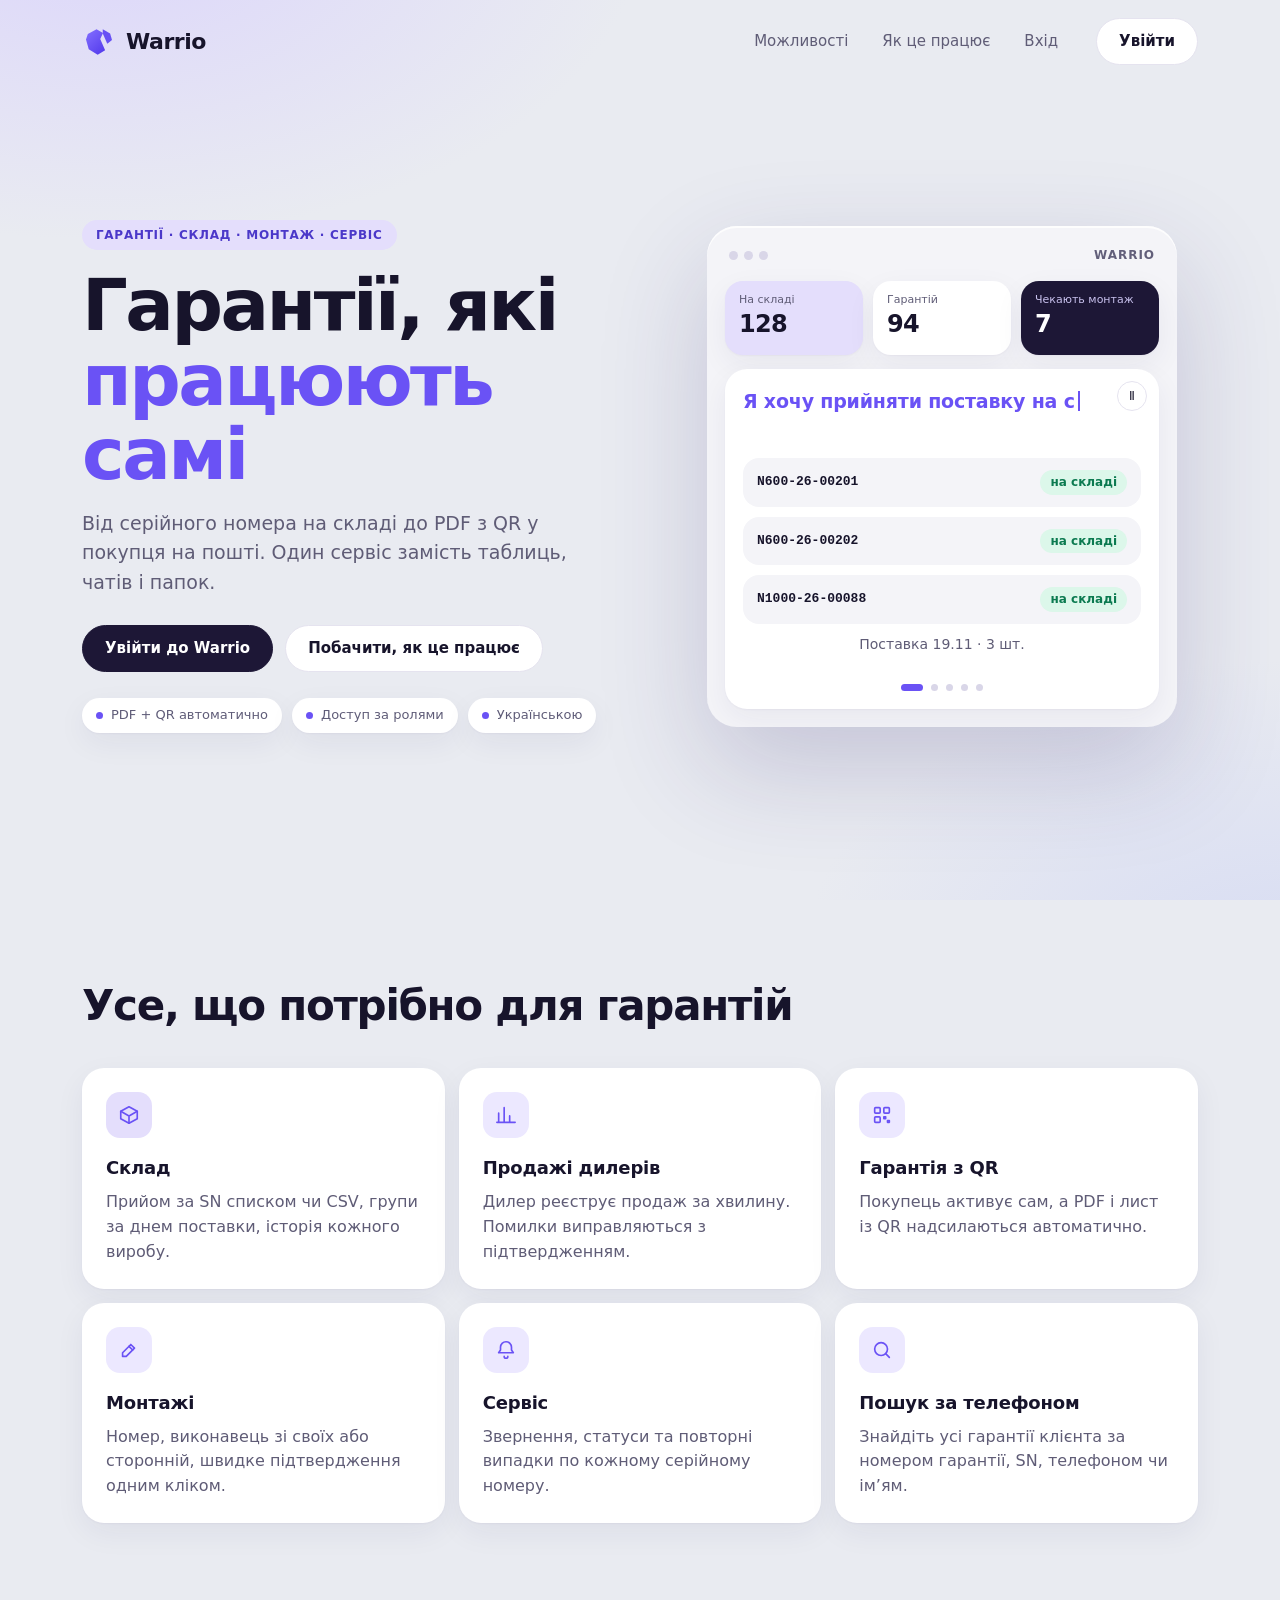
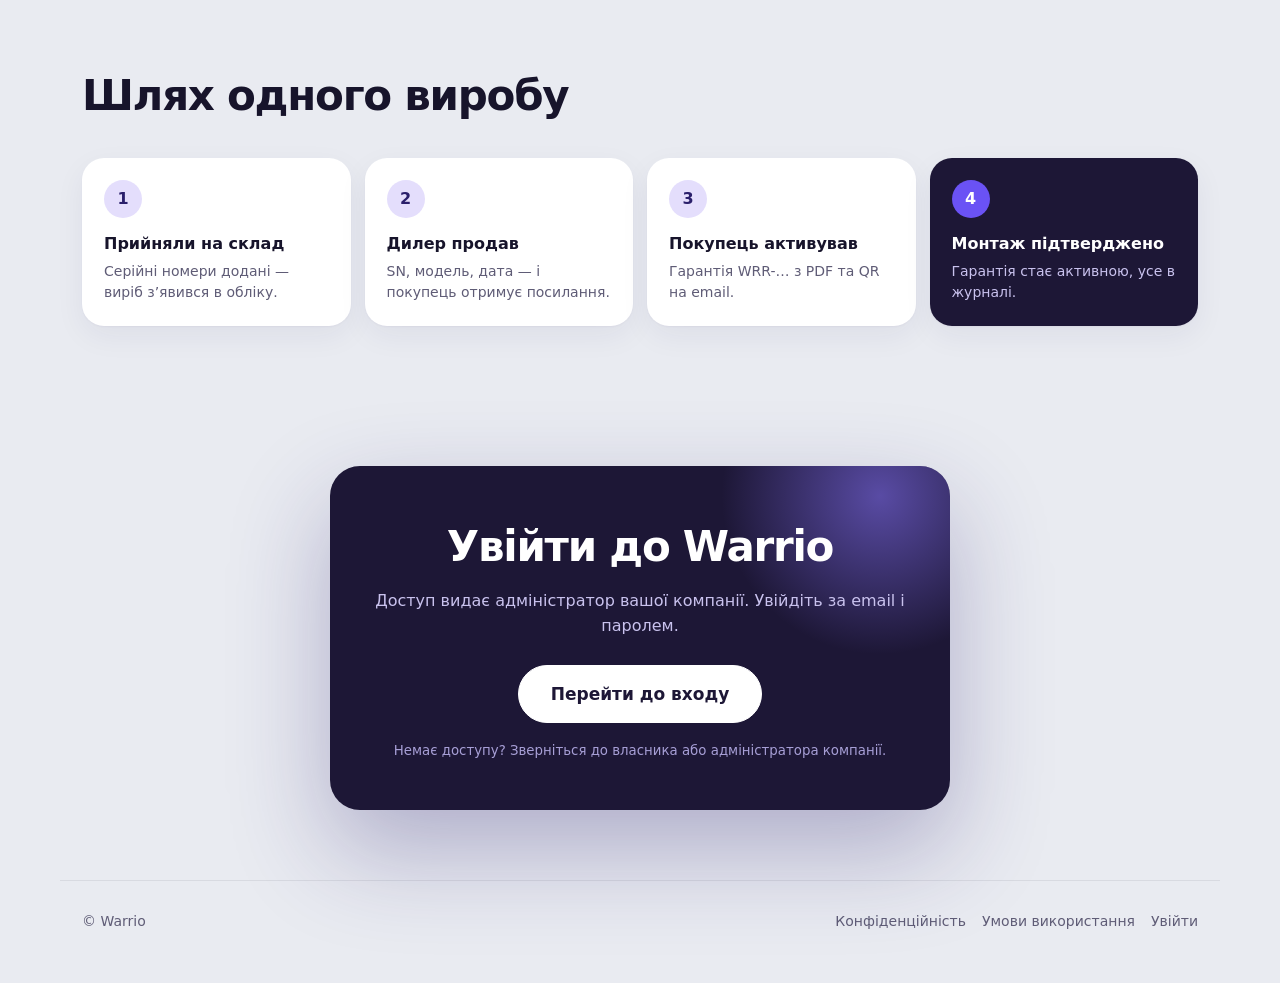
<file: welcome/index.html>
<!DOCTYPE html>
<html lang="uk">
<head>
<meta charset="utf-8">
<meta name="viewport" content="width=device-width,initial-scale=1">
<title>Warrio — гарантії, які працюють самі</title>
<meta name="description" content="Warrio: облік складу, продажів, гарантій, монтажів і сервісу в одному місці. PDF-гарантія з QR для кожного покупця.">
<meta name="robots" content="index,follow">
<link rel="canonical" href="https://warrio.pp.ua/welcome/">
<meta property="og:type" content="website">
<meta property="og:site_name" content="Warrio">
<meta property="og:locale" content="uk_UA">
<meta property="og:title" content="Warrio — гарантії, які працюють самі">
<meta property="og:description" content="Облік складу, продажів, гарантій, монтажів і сервісу в одному місці. PDF-гарантія з QR для кожного покупця.">
<meta property="og:url" content="https://warrio.pp.ua/welcome/">
<meta property="og:image" content="https://warrio.pp.ua/assets/og-image.jpg">
<meta name="twitter:card" content="summary_large_image">
<link rel="apple-touch-icon" href="../assets/apple-touch-icon.png">
<meta name="theme-color" content="#eceef3">
<meta http-equiv="Content-Security-Policy" content="default-src 'self'; script-src 'self'; style-src 'self' 'unsafe-inline'; img-src 'self' data:; font-src 'self'; connect-src 'self'; base-uri 'self'; form-action 'self'">
<link rel="icon" href="../assets/warrio-mark.svg" type="image/svg+xml">
<link rel="stylesheet" href="welcome.css?v=3">
</head>
<body>
<a class="skip" href="#main">Перейти до змісту</a>
<header class="top">
  <a class="brand" href="./" aria-label="Warrio"><img src="../assets/warrio-mark.svg" alt="" width="34" height="34"><span>Warrio</span></a>
  <nav aria-label="Розділи"><a href="#features">Можливості</a><a href="#flow">Як це працює</a><a href="#login">Вхід</a></nav>
  <a class="btn" href="../">Увійти</a>
</header>

<main id="main">
  <section class="hero">
    <div class="hero-copy">
      <p class="eyebrow">Гарантії · Склад · Монтаж · Сервіс</p>
      <h1>Гарантії, які<br><em>працюють самі</em></h1>
      <p class="lead">Від серійного номера на складі до PDF з QR у покупця на пошті. Один сервіс замість таблиць, чатів і папок.</p>
      <div class="cta"><a class="btn primary" href="../">Увійти до Warrio</a><a class="btn" href="#flow">Побачити, як це працює</a></div>
      <ul class="chips"><li>PDF + QR автоматично</li><li>Доступ за ролями</li><li>Українською</li></ul>
    </div>

    <div class="stage" id="stage" aria-label="Демонстрація роботи Warrio" role="img">
      <div class="winbar" aria-hidden="true"><i></i><i></i><i></i><span>Warrio</span></div>
      <div class="mini" aria-hidden="true"><div><small>На складі</small><b>128</b></div><div><small>Гарантій</small><b>94</b></div><div><small>Чекають монтаж</small><b>7</b></div></div>
      <div class="pcard">
        <div class="prompt"><span id="typed"></span><i class="caret"></i></div>
        <div class="scene" id="scene" aria-live="off"></div>
        <div class="dots" id="dots" aria-hidden="true"></div>
        <button class="replay" id="replay" type="button" aria-label="Пауза або відтворення">Ⅱ</button>
      </div>
    </div>
  </section>

  <section id="features" class="block">
    <h2>Усе, що потрібно для гарантій</h2>
    <div class="grid">
      <article class="card"><div class="ico"><svg viewBox="0 0 24 24" aria-hidden="true"><path d="M3 8l9-5 9 5v8l-9 5-9-5z"/><path d="M3 8l9 5 9-5M12 13v8"/></svg></div><b>Склад</b><p>Прийом за SN списком чи CSV, групи за днем поставки, історія кожного виробу.</p></article>
      <article class="card"><div class="ico"><svg viewBox="0 0 24 24" aria-hidden="true"><path d="M4 20V10M10 20V4M16 20v-7M22 20H2"/></svg></div><b>Продажі дилерів</b><p>Дилер реєструє продаж за хвилину. Помилки виправляються з підтвердженням.</p></article>
      <article class="card"><div class="ico"><svg viewBox="0 0 24 24" aria-hidden="true"><rect x="4" y="4" width="6" height="6" rx="1"/><rect x="14" y="4" width="6" height="6" rx="1"/><rect x="4" y="14" width="6" height="6" rx="1"/><path d="M14 14h2v2h-2zM18 18h2v2h-2z"/></svg></div><b>Гарантія з QR</b><p>Покупець активує сам, а PDF і лист із QR надсилаються автоматично.</p></article>
      <article class="card"><div class="ico"><svg viewBox="0 0 24 24" aria-hidden="true"><path d="M14 6l4 4-9 9H5v-4z"/><path d="M12 8l4 4"/></svg></div><b>Монтажі</b><p>Номер, виконавець зі своїх або сторонній, швидке підтвердження одним кліком.</p></article>
      <article class="card"><div class="ico"><svg viewBox="0 0 24 24" aria-hidden="true"><path d="M12 3a6 6 0 00-6 6v3l-2 3h16l-2-3V9a6 6 0 00-6-6zM10 19a2 2 0 004 0"/></svg></div><b>Сервіс</b><p>Звернення, статуси та повторні випадки по кожному серійному номеру.</p></article>
      <article class="card"><div class="ico"><svg viewBox="0 0 24 24" aria-hidden="true"><circle cx="11" cy="11" r="7"/><path d="M20 20l-4-4"/></svg></div><b>Пошук за телефоном</b><p>Знайдіть усі гарантії клієнта за номером гарантії, SN, телефоном чи ім’ям.</p></article>
    </div>
  </section>

  <section id="flow" class="block">
    <h2>Шлях одного виробу</h2>
    <ol class="steps">
      <li><span>1</span><div><b>Прийняли на склад</b><p>Серійні номери додані — виріб з’явився в обліку.</p></div></li>
      <li><span>2</span><div><b>Дилер продав</b><p>SN, модель, дата — і покупець отримує посилання.</p></div></li>
      <li><span>3</span><div><b>Покупець активував</b><p>Гарантія WRR-… з PDF та QR на email.</p></div></li>
      <li><span>4</span><div><b>Монтаж підтверджено</b><p>Гарантія стає активною, усе в журналі.</p></div></li>
    </ol>
  </section>

  <section id="login" class="block login">
    <div class="login-card">
      <h2>Увійти до Warrio</h2>
      <p>Доступ видає адміністратор вашої компанії. Увійдіть за email і паролем.</p>
      <div class="cta center"><a class="btn primary big" href="../">Перейти до входу</a></div>
      <small>Немає доступу? Зверніться до власника або адміністратора компанії.</small>
    </div>
  </section>
</main>

<footer><span>© Warrio</span><nav aria-label="Документи"><a href="../privacy/">Конфіденційність</a><a href="../terms/">Умови використання</a><a href="../">Увійти</a></nav></footer>
<script src="welcome.js?v=2"></script>
</body>
</html>
</file>
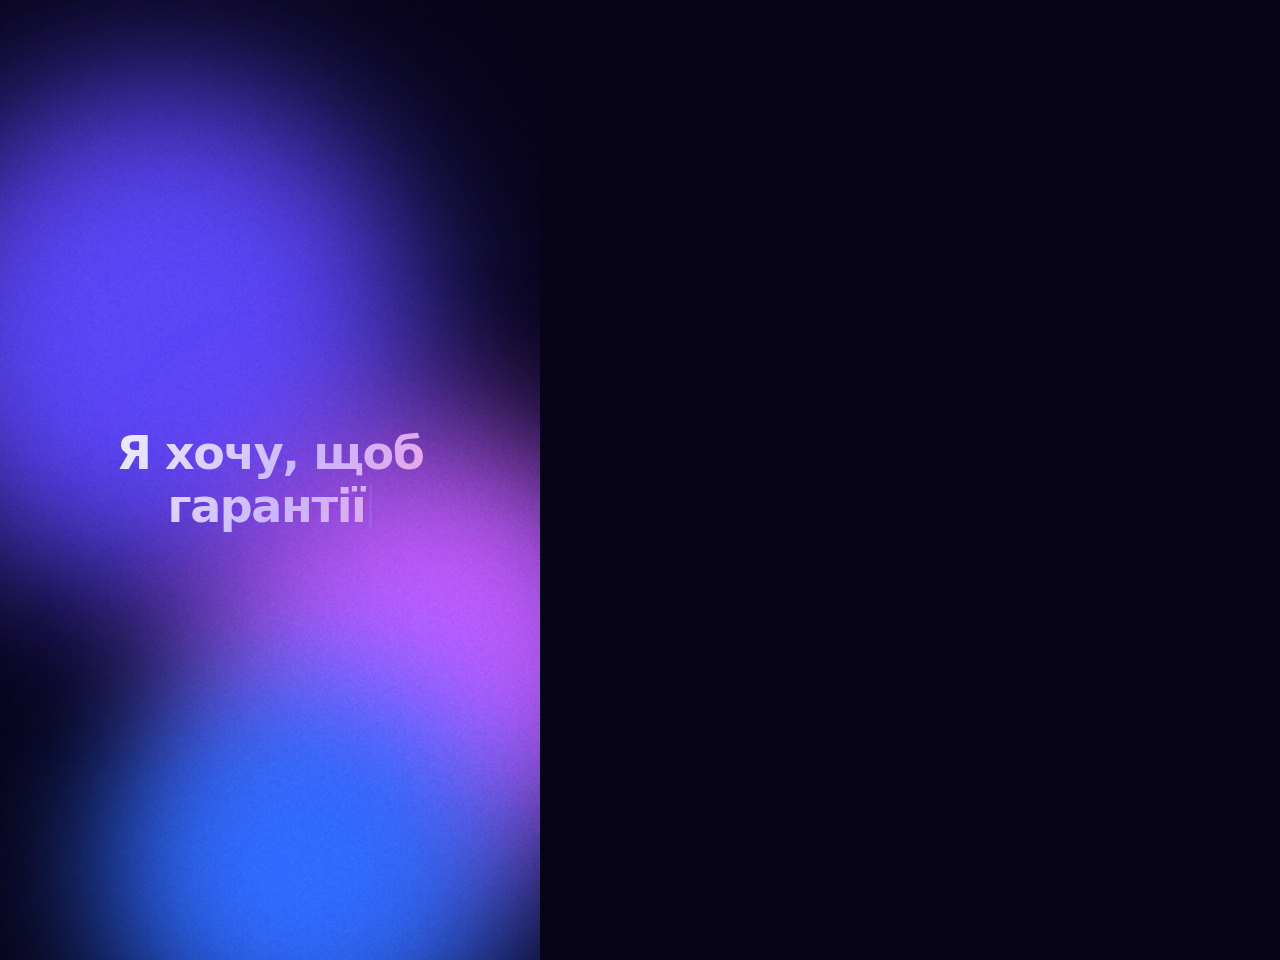
<file: welcome/promo.html>
<!DOCTYPE html>
<html lang="uk"><head><meta charset="utf-8"><meta name="viewport" content="width=device-width,initial-scale=1">
<title>Warrio — промо</title><meta name="robots" content="noindex">
<meta http-equiv="Content-Security-Policy" content="default-src 'self'; script-src 'self'; style-src 'self' 'unsafe-inline'; img-src 'self' data:; font-src 'self'">
<link rel="stylesheet" href="promo.css?v=1"></head>
<body>
<div id="stage">
  <div class="bg"><i class="orb a"></i><i class="orb b"></i><i class="orb c"></i><i class="grain"></i></div>
  <div class="cap" id="cap"></div>

  <section class="sc" data-s="0" data-e="3.4">
    <div class="center"><h1 class="typed"><span id="t0"></span><i class="caret"></i></h1></div>
  </section>

  <section class="sc" data-s="3.4" data-e="6.8">
    <div class="glass panel" data-at=".1" data-dur=".8">
      <div class="ph"><b>Склад</b><span class="pill" id="cnt">+0 шт.</span></div>
      <div class="row" data-at=".5"><b>N600-26-00201</b><span class="tag">на складі</span></div>
      <div class="row" data-at=".75"><b>N600-26-00202</b><span class="tag">на складі</span></div>
      <div class="row" data-at="1.0"><b>N1000-26-00088</b><span class="tag">на складі</span></div>
      <div class="row" data-at="1.25"><b>N1000-26-00089</b><span class="tag">на складі</span></div>
      <div class="sub" data-at="1.6">Поставка 19.11 · групування за днями</div>
    </div>
  </section>

  <section class="sc" data-s="6.8" data-e="10.2">
    <div class="glass panel" data-at=".1" data-dur=".8">
      <div class="ph"><b>Новий продаж</b><span class="pill v">Дилер</span></div>
      <div class="row" data-at=".5"><span>Дилер</span><b>Клімат Плюс</b></div>
      <div class="row" data-at=".75"><span>Модель</span><b>NAVI 600</b></div>
      <div class="row" data-at="1.0"><span>SN</span><b>N600-26-00201</b></div>
      <div class="row" data-at="1.35"><span>Статус</span><span class="tag v">Очікує покупця</span></div>
    </div>
  </section>

  <section class="sc" data-s="10.2" data-e="13.6">
    <div class="glass phone" data-at=".1" data-dur=".9">
      <div class="notch"></div>
      <div class="qr" id="qr" data-at=".6" data-dur=".8"></div>
      <div class="wrr" data-at="1.2">WRR-2026-004821</div>
      <div class="pill ok" data-at="1.5">PDF + QR надіслано на email</div>
    </div>
  </section>

  <section class="sc" data-s="13.6" data-e="16.2">
    <div class="glass panel" data-at=".1" data-dur=".8">
      <div class="ph"><b>Монтаж №17</b><span class="pill v">Заплановано</span></div>
      <div class="row" data-at=".4"><span>Виконавець</span><b>Монтажник</b></div>
      <div class="btnwrap"><div class="gbtn" id="gbtn">✓ Підтвердити монтаж</div></div>
    </div>
    <div class="check" id="check">✓</div>
  </section>

  <section class="sc" data-s="16.2" data-e="19">
    <div class="center">
      <div class="logo" data-at=".1" data-dur=".9"><svg viewBox="0 0 64 64"><defs><linearGradient id="g" x1="8" y1="8" x2="56" y2="56" gradientUnits="userSpaceOnUse"><stop stop-color="#a692ff"/><stop offset="1" stop-color="#5b45f7"/></linearGradient></defs><path fill="url(#g)" d="M11 16.8 27.4 8l12.1 7.1-5.2 11.4 9.2 21.2-14 8.3L12.7 45.8 7.5 27.2 11 16.8Z"/><path fill="#7a63ff" d="m39.1 8 13.8 7.9 3.6 12.4-8.9 7-8.5-19.1V8Z"/></svg><span>Warrio</span></div>
      <p class="tag2" data-at=".9" data-dur=".8">Гарантії, які працюють самі</p>
    </div>
  </section>
</div>
<script src="promo.js?v=1"></script>
</body></html>
</file>
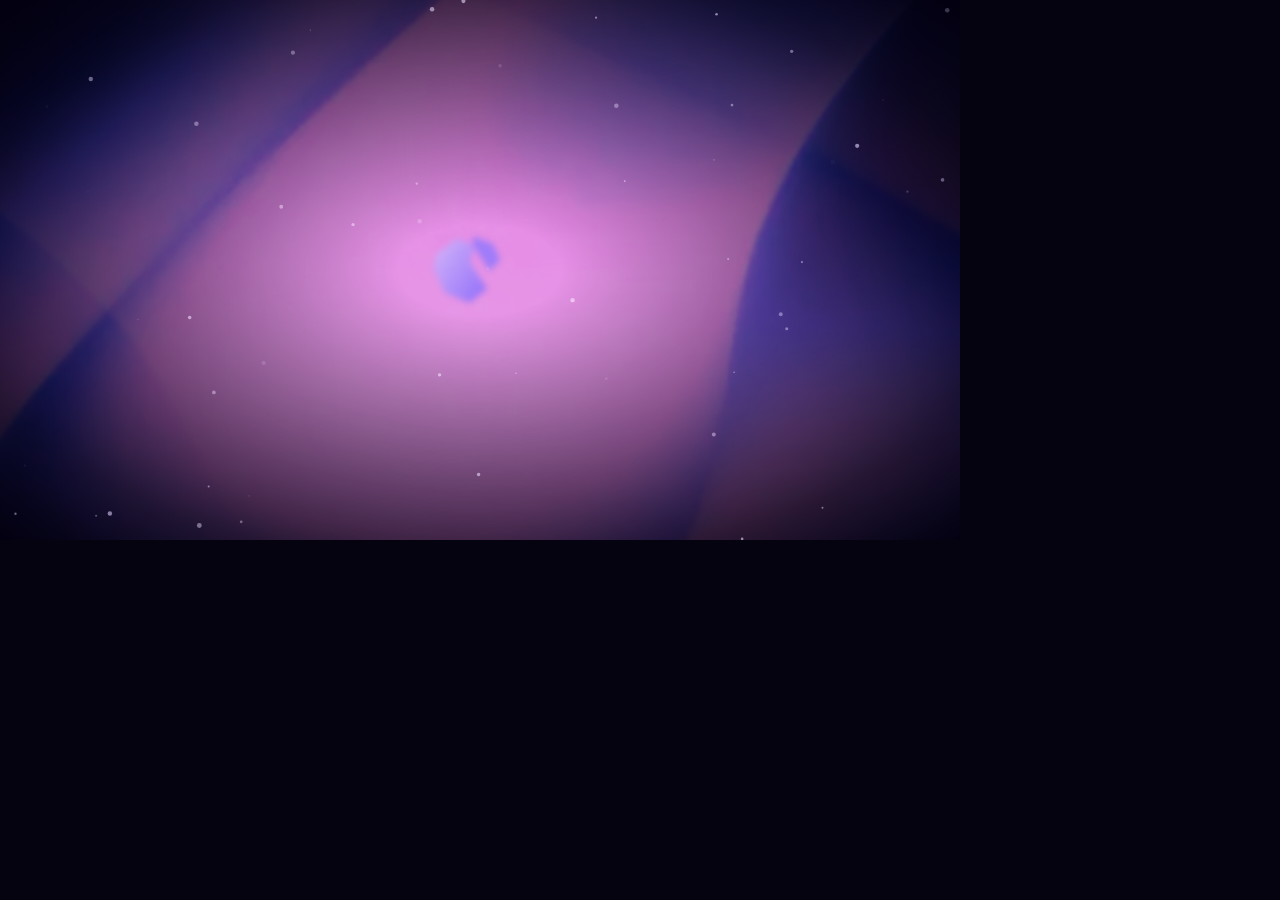
<file: welcome/promo16.html>
<!DOCTYPE html>
<html lang="uk"><head><meta charset="utf-8"><meta name="viewport" content="width=device-width,initial-scale=1">
<title>Warrio — промо 16:9</title><meta name="robots" content="noindex">
<meta http-equiv="Content-Security-Policy" content="default-src 'self'; script-src 'self'; style-src 'self' 'unsafe-inline'; img-src 'self' data:; font-src 'self'">
<link rel="stylesheet" href="promo16.css?v=1"></head>
<body>
<div id="stage">
  <div id="bg"><img class="silk s1" src="silk.jpg" alt=""><img class="silk s2" src="silk.jpg" alt=""><i class="vig"></i></div>
  <canvas id="dust" width="960" height="540"></canvas>

  <div id="brand"><svg id="mark" viewBox="0 0 64 64"><defs><linearGradient id="g" x1="8" y1="8" x2="56" y2="56" gradientUnits="userSpaceOnUse"><stop stop-color="#cfc2ff"/><stop offset="1" stop-color="#6a52ff"/></linearGradient></defs><path fill="url(#g)" d="M11 16.8 27.4 8l12.1 7.1-5.2 11.4 9.2 21.2-14 8.3L12.7 45.8 7.5 27.2 11 16.8Z"/><path fill="#8a76ff" d="m39.1 8 13.8 7.9 3.6 12.4-8.9 7-8.5-19.1V8Z"/></svg><span id="word"></span></div>

  <div id="chips"></div>
  <svg id="cursor" viewBox="0 0 24 24" width="30" height="30"><path d="M4 2l15 8.5-6.6 1.6 3.9 7-2.7 1.5-3.9-7L5 18z" fill="#fff" stroke="#120a33" stroke-width="1.4" stroke-linejoin="round"/></svg>

  <div id="stream"></div>

  <div id="prompt" class="glass"><span class="plus">+</span><span id="ptext"></span><i id="pcaret"></i><span class="pr"><em>Warrio AI</em><b class="send">↑</b></span></div>

  <div id="cards">
    <div class="card3d glass" id="c1">
      <div class="ph"><b>Новий продаж</b><span class="pill v">Дилер</span></div>
      <div class="row"><span>Дилер</span><b>Клімат Плюс</b></div>
      <div class="row"><span>Модель</span><b>NAVI 600</b></div>
      <div class="row"><span>Серійний номер</span><b>N600-26-00201</b></div>
      <div class="row"><span>Статус</span><span class="tag v">Очікує покупця</span></div>
    </div>
    <div class="card3d glass" id="c2">
      <div class="qrcol"><div class="qr" id="qr"></div><div class="wrr">WRR-2026-004821</div></div>
      <div class="detail"><div class="ph"><b>Гарантія активована</b></div>
        <div class="row"><span>Покупець</span><b>Олена К.</b></div>
        <div class="row"><span>Діє до</span><b>19.11.2028</b></div>
        <div class="row"><span>Документ</span><span class="tag">PDF + QR на email</span></div></div>
      <div class="pdf" id="pdf"><b>PDF</b></div><div class="mail" id="mail">✉</div>
    </div>
    <div class="card3d glass" id="c3">
      <div class="ph"><b>Монтаж №17</b><span class="pill v" id="mst">Заплановано</span></div>
      <div class="row"><span>Виконавець</span><b>Монтажник · +380…</b></div>
      <div class="btnwrap"><div class="gbtn" id="gbtn">✓ Підтвердити монтаж</div></div>
      <div class="check" id="check">✓</div>
    </div>
    <div class="stat glass" id="st1"><b>+120</b><small>товарів на складі</small></div>
    <div class="stat glass" id="st2"><b>248</b><small>продажів</small></div>
    <div class="stat glass" id="st3"><b>196</b><small>активних гарантій</small></div>
  </div>

  <div id="stripes"></div>
  <div id="white"></div>
  <div id="final"><div class="fb"><svg viewBox="0 0 64 64"><defs><linearGradient id="g2" x1="8" y1="8" x2="56" y2="56" gradientUnits="userSpaceOnUse"><stop stop-color="#846fff"/><stop offset="1" stop-color="#4930e8"/></linearGradient></defs><path fill="url(#g2)" d="M11 16.8 27.4 8l12.1 7.1-5.2 11.4 9.2 21.2-14 8.3L12.7 45.8 7.5 27.2 11 16.8Z"/><path fill="#6750f4" d="m39.1 8 13.8 7.9 3.6 12.4-8.9 7-8.5-19.1V8Z"/></svg><span>Warrio</span></div><div id="slogan"></div><p id="sub">Make warranties simpler.</p></div>
</div>
<script src="promo16.js?v=1"></script>
</body></html>
</file>
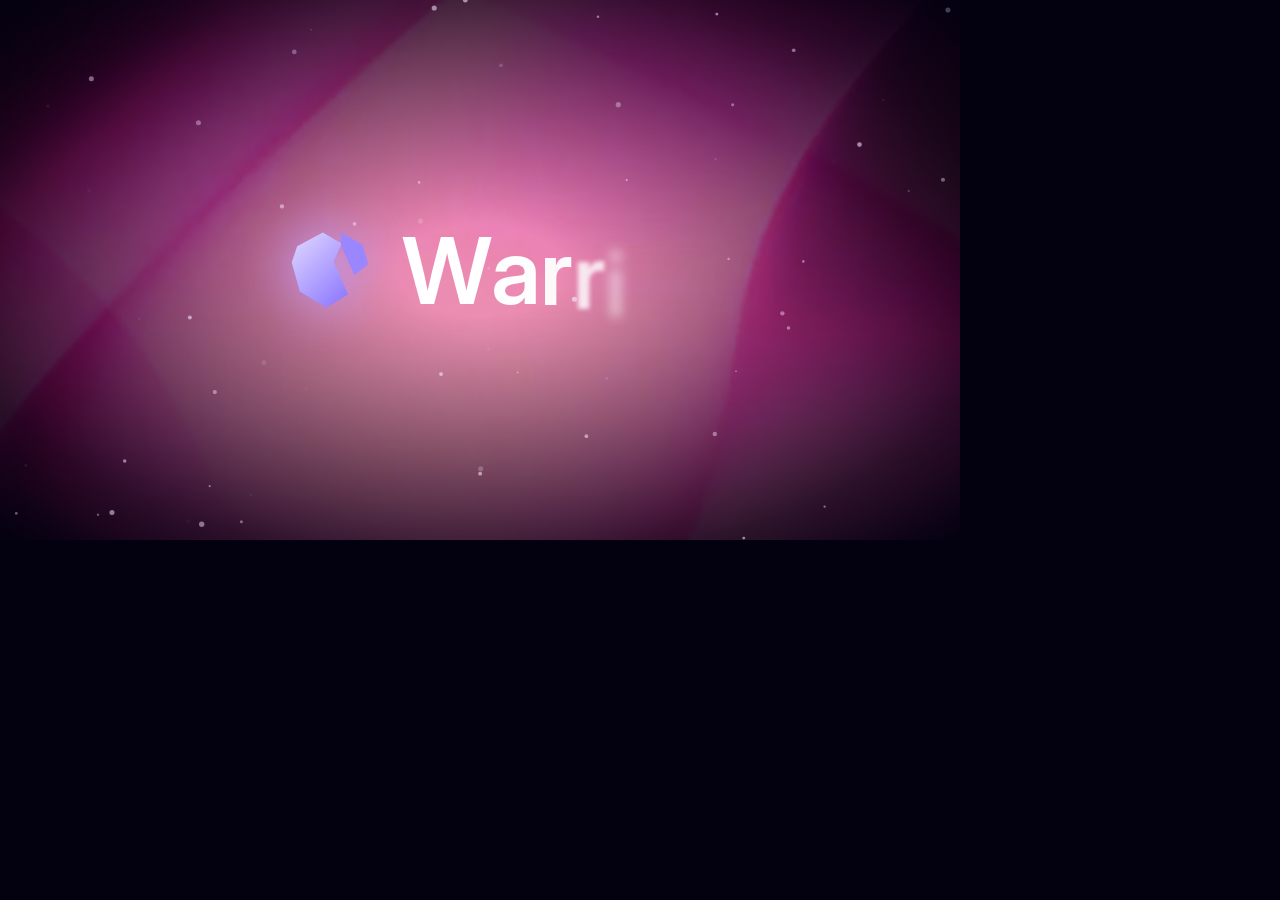
<file: welcome/promo3.html>
<!DOCTYPE html>
<html lang="en"><head><meta charset="utf-8"><meta name="viewport" content="width=device-width,initial-scale=1">
<title>Warrio — promo v3</title><meta name="robots" content="noindex">
<meta http-equiv="Content-Security-Policy" content="default-src 'self'; script-src 'self'; style-src 'self' 'unsafe-inline'; img-src 'self' data:; font-src 'self'">
<link rel="stylesheet" href="promo3.css?v=1"></head>
<body>
<svg width="0" height="0" style="position:absolute" aria-hidden="true"><defs>
  <filter id="mbA" x="-30%" y="-30%" width="160%" height="160%"><feGaussianBlur id="mbAg" stdDeviation="0 0"/></filter>
  <filter id="mbB" x="-30%" y="-30%" width="160%" height="160%"><feGaussianBlur id="mbBg" stdDeviation="0 0"/></filter>
</defs></svg>
<div id="stage">
  <div id="bg"><img class="silk s1" src="silk.jpg" alt=""><img class="silk s2" src="silk.jpg" alt=""><i class="vig"></i></div>
  <canvas id="dust" width="960" height="540"></canvas>
  <div id="brand"><svg id="mark" viewBox="0 0 64 64"><defs><linearGradient id="g" x1="8" y1="8" x2="56" y2="56" gradientUnits="userSpaceOnUse"><stop stop-color="#e2d9ff"/><stop offset="1" stop-color="#7a63ff"/></linearGradient></defs><path fill="url(#g)" d="M11 16.8 27.4 8l12.1 7.1-5.2 11.4 9.2 21.2-14 8.3L12.7 45.8 7.5 27.2 11 16.8Z"/><path fill="#9a86ff" d="m39.1 8 13.8 7.9 3.6 12.4-8.9 7-8.5-19.1V8Z"/></svg><span id="word"></span></div>
  <div id="chips"></div>
  <svg id="cursor" viewBox="0 0 24 24" width="34" height="34"><path d="M4 2l15 8.5-6.6 1.6 3.9 7-2.7 1.5-3.9-7L5 18z" fill="#fff" stroke="#120a33" stroke-width="1.4" stroke-linejoin="round"/></svg>
  <div id="code"><pre><span class="k">await</span> warrio.sales.<span class="f">register</span>({
  serial: <span class="s">"N600-26-00201"</span>,
  dealer: <span class="s">"Klimat Plus"</span>,
  model:  <span class="s">"NAVI 600"</span>,
})</pre></div>
  <div id="glow"></div>
  <div id="hero">
    <div id="card" class="glass">
      <div class="ph1" id="ph1">
        <div class="ph"><b>New sale</b><span class="pill v">Pending buyer</span></div>
        <div class="row"><span>Dealer</span><b>Klimat Plus</b></div>
        <div class="row"><span>Model</span><b>NAVI 600</b></div>
        <div class="row"><span>Serial</span><b>N600-26-00201</b></div>
      </div>
      <div class="ph2" id="ph2">
        <div class="qrcol"><div class="qr" id="qr"></div></div>
        <div class="info"><div class="ph"><b>Warranty active</b></div><div class="big">3 years</div><div class="row"><span>Valid until</span><b>19.11.2029</b></div><div class="row"><span>Number</span><b>WRR-2026-004821</b></div></div>
        <div class="pdf" id="pdf">PDF</div><div class="mail" id="mail">✉</div>
        <div class="okpill" id="okp"><i>✓</i> Sent to buyer</div>
      </div>
    </div>
  </div>
  <div id="prompt" class="glass"><span class="plus">+</span><span id="ptext"></span><i id="pcaret"></i><b class="send">↑</b></div>
  <div id="end"><svg id="emark" viewBox="0 0 64 64"><defs><linearGradient id="g3" x1="8" y1="8" x2="56" y2="56" gradientUnits="userSpaceOnUse"><stop stop-color="#e8e0ff"/><stop offset="1" stop-color="#8d78ff"/></linearGradient></defs><path fill="url(#g3)" d="M11 16.8 27.4 8l12.1 7.1-5.2 11.4 9.2 21.2-14 8.3L12.7 45.8 7.5 27.2 11 16.8Z"/><path fill="#a794ff" d="m39.1 8 13.8 7.9 3.6 12.4-8.9 7-8.5-19.1V8Z"/></svg><div id="slogan"></div><div id="ename"></div></div>
</div>
<script src="promo3.js?v=1"></script>
</body></html>
</file>
<file: auth-ui.css>
.auth-gate{position:fixed;inset:0;z-index:300;background:#f4f7fb;display:grid;place-items:center;padding:24px;color:#11182d;font-family:Inter,"Segoe UI",Arial,sans-serif}.auth-gate[hidden]{display:none}.auth-layout{width:min(1040px,100%);min-height:620px;background:#fff;border:1px solid #e2e7ef;border-radius:22px;display:grid;grid-template-columns:1.05fr .95fr;overflow:hidden;box-shadow:0 30px 90px rgba(25,42,77,.11)}.auth-story{padding:54px;background:linear-gradient(145deg,#151b35,#29205d);color:#fff;position:relative;overflow:hidden}.auth-story:after{content:"";position:absolute;width:420px;height:420px;border-radius:50%;right:-210px;bottom:-230px;background:radial-gradient(circle,#715ef0 0,rgba(113,94,240,0) 68%)}.auth-story .brand{padding:0;color:#fff}.auth-story h1{font-size:42px;line-height:1.08;letter-spacing:-.04em;margin:92px 0 18px;max-width:440px}.auth-story>p{font-size:15px;line-height:1.65;color:#cdd2e5;max-width:450px}.auth-points{display:grid;gap:16px;margin-top:45px;position:relative;z-index:1}.auth-point{display:grid;grid-template-columns:34px 1fr;gap:12px;align-items:start}.auth-point i{width:30px;height:30px;border-radius:9px;background:rgba(255,255,255,.12);display:grid;place-items:center;font-style:normal;color:#b9afff}.auth-point b,.auth-point small{display:block}.auth-point b{font-size:13px}.auth-point small{font-size:11px;color:#aeb6d1;margin-top:3px;line-height:1.45}.auth-panel{padding:52px 55px;display:flex;flex-direction:column;justify-content:center}.auth-panel h2{font-size:27px;letter-spacing:-.03em;margin:0 0 7px}.auth-panel>p{color:#74809a;font-size:13px;line-height:1.55;margin:0 0 26px}.auth-form{display:grid;gap:15px}.auth-field label{display:block;font-size:11px;font-weight:750;margin-bottom:7px;color:#3c4760}.auth-field input{width:100%;height:45px;border:1px solid #dce2eb;border-radius:10px;padding:0 13px;color:#17213a;background:#fff;font:inherit;outline:0}.auth-field input:focus{border-color:#6957f3;box-shadow:0 0 0 3px rgba(91,69,247,.09)}.auth-submit{height:45px;border:0;border-radius:10px;background:#5b45f7;color:#fff;font-weight:800;cursor:pointer;box-shadow:0 10px 24px rgba(91,69,247,.2)}.auth-submit:disabled{opacity:.55;cursor:wait}.auth-separator{display:flex;align-items:center;gap:10px;color:#9aa3b5;font-size:10px;margin:18px 0}.auth-separator:before,.auth-separator:after{content:"";height:1px;background:#e5e8ef;flex:1}.auth-secondary{height:42px;border:1px solid #dfe4ec;border-radius:10px;background:#fff;color:#34405a;font-weight:700;cursor:pointer}.auth-secondary:hover{background:#f8f9fc}.auth-links{display:flex;justify-content:space-between;gap:12px;margin-top:17px}.auth-link{border:0;background:none;color:#5b45f7;padding:0;font-size:11px;font-weight:750;cursor:pointer}.auth-error{min-height:18px;color:#cf3552;font-size:11px;margin:10px 0 0}.auth-note{font-size:10px;color:#8b95a8;line-height:1.5;margin-top:20px}.auth-view[hidden]{display:none}.auth-loading{text-align:center}.auth-spinner{width:42px;height:42px;border:3px solid #e7e4ff;border-top-color:#5b45f7;border-radius:50%;margin:0 auto 16px;animation:auth-spin .8s linear infinite}.live-mode{display:inline-flex;align-items:center;gap:6px;color:#087d51;font-size:10px;font-weight:800}.live-mode:before{content:"";width:7px;height:7px;border-radius:50%;background:#0eae70}.auth-gate .logo{background:linear-gradient(145deg,#8a78ff,#5942f1)}@keyframes auth-spin{to{transform:rotate(360deg)}}@media(max-width:820px){.auth-gate{padding:0}.auth-layout{min-height:100vh;border:0;border-radius:0;grid-template-columns:1fr}.auth-story{display:none}.auth-panel{padding:34px 25px;justify-content:center}.auth-panel h2{font-size:25px}}
</file>
<file: theme.css>
/* Warrio "Soft Lilac" skin: floating rounded cards on a grey-violet backdrop, fast springy motion. */
:root{--bg:#eceef3;--ink:#17142b;--muted:#5f5c76;--line:#e5e3ef;--violet:#6a52f5;--violet2:#8a76ff;--soft:#ece8ff;--tint:#e4defc;--night:#1d1736;--r:22px;--spring:cubic-bezier(.34,1.56,.64,1);--ease:cubic-bezier(.22,1,.36,1)}
html,body{background:radial-gradient(900px 520px at 8% -8%,#dcd6fb 0,transparent 60%),radial-gradient(800px 520px at 100% 108%,#d7dcf3 0,transparent 60%),#e9ebf1!important;color:var(--ink)}
body{padding:28px!important}
.app{max-width:1520px!important;border:0!important;border-radius:30px!important;background:#f4f4f8!important;box-shadow:0 40px 110px rgba(52,40,110,.18),0 2px 0 rgba(255,255,255,.8) inset!important;animation:app-in .6s var(--ease) both}
@keyframes app-in{from{opacity:0;transform:translateY(18px) scale(.985)}to{opacity:1;transform:none}}
.sidebar{height:calc(100vh - 56px)!important;overflow-y:auto;background:transparent!important;border-right:1px solid rgba(23,20,43,.06)!important;backdrop-filter:none!important;padding:22px 14px 16px!important}
.brand{color:var(--ink)}
.menu-title{color:#625f7a!important;letter-spacing:.12em!important}
.nav-btn{border-radius:14px!important;color:#5f5c76!important;min-height:44px!important;transition:background .15s,color .15s,transform .25s var(--spring)!important}
.nav-btn:hover{background:rgba(106,82,245,.07)!important;color:var(--ink)!important;transform:translateX(3px)}
.nav-btn.active{background:var(--tint)!important;color:#2a1f6b!important;box-shadow:none!important}
.nav-btn.active .ico{color:var(--violet)}
.nav-badge{background:var(--night)!important;color:#fff!important;border-radius:999px!important}
.sync-card{background:var(--night)!important;color:#fff!important;border:0!important;border-radius:18px!important;padding:14px!important}
.sync-card span{color:#bdb6e4!important}
.topbar{background:transparent!important;border-bottom:0!important;backdrop-filter:none!important;height:74px!important;padding:0 24px!important}
.search input{background:#fff!important;border:1px solid var(--line)!important;border-radius:16px!important;transition:box-shadow .2s,border-color .2s}
.search input:focus{outline:0;border-color:var(--violet2)!important;box-shadow:0 0 0 4px rgba(106,82,245,.12)}
.icon-btn,.user{background:#fff!important;border-radius:16px!important;box-shadow:0 1px 0 rgba(23,20,43,.04)}
.workspace{padding:6px 24px 32px!important}
.page-head h1{font-size:34px!important;letter-spacing:-.025em;font-weight:700}
.card{background:#fff!important;border:0!important;border-radius:var(--r)!important;box-shadow:0 1px 2px rgba(40,30,90,.04),0 10px 30px rgba(40,30,90,.05)!important;transition:transform .3s var(--spring),box-shadow .25s}
.card:hover{box-shadow:0 2px 4px rgba(40,30,90,.05),0 16px 40px rgba(40,30,90,.09)!important}
.grid{gap:14px!important}.stats{gap:14px!important}
.stat{padding:20px!important;border-radius:var(--r)!important}
.stat:hover{transform:translateY(-3px)}
.stats .stat:nth-child(1){background:var(--tint)!important}
.stats .stat:nth-child(3){background:var(--night)!important;color:#fff}
.stats .stat:nth-child(3) small,.stats .stat:nth-child(3) .trend{color:#c9c2ee!important}
.stats .stat:nth-child(3) .stat-icon{background:rgba(255,255,255,.12)!important;color:#fff}
.stat-icon{border-radius:14px!important;background:var(--soft)!important}
.stat strong{font-size:32px!important;letter-spacing:-.03em;font-variant-numeric:tabular-nums}
.btn{border-radius:999px!important;border:1px solid var(--line)!important;padding:10px 18px!important;font-weight:600;transition:transform .25s var(--spring),box-shadow .2s,background .15s!important}
.btn:hover{transform:translateY(-2px) scale(1.02)}
.btn:active{transform:scale(.95)}
.btn.primary,.btn.dark{background:var(--night)!important;color:#fff!important;border-color:var(--night)!important}
.btn.primary:hover{background:#2b2150!important;box-shadow:0 10px 24px rgba(29,23,54,.28)!important}
.quick-btn,.attention-row{border-radius:18px!important;transition:transform .25s var(--spring),background .15s!important}
.quick-btn:hover,.attention-row:hover{transform:translateY(-3px) scale(1.01);background:var(--soft)!important}
table th{color:#9b98b0}
tbody tr{transition:background .12s}tbody tr:hover{background:#f7f5ff}
.kanban-col{background:#f1f0f8!important;border-radius:20px!important}
.overlay{background:rgba(26,20,52,.38)!important;backdrop-filter:blur(8px)!important;transition:opacity .18s}
.modal{border-radius:26px!important;box-shadow:0 40px 100px rgba(30,20,80,.35)!important}
.overlay.open .modal{animation:pop .32s var(--spring) both}
@keyframes pop{from{opacity:0;transform:translateY(14px) scale(.94)}to{opacity:1;transform:none}}
.toast{background:var(--night)!important;border-radius:18px!important;animation:toast-in .38s var(--spring) both!important}
@keyframes toast-in{from{opacity:0;transform:translateY(16px) scale(.9)}to{opacity:1;transform:none}}
.page.active>*{animation:rise .38s var(--ease) both}
.page.active>*:nth-child(2){animation-delay:.04s}.page.active>*:nth-child(3){animation-delay:.08s}.page.active>*:nth-child(4){animation-delay:.12s}.page.active>*:nth-child(5){animation-delay:.16s}
.page.active .stats .stat{animation:rise .42s var(--spring) both}
.page.active .stats .stat:nth-child(2){animation-delay:.05s}.page.active .stats .stat:nth-child(3){animation-delay:.1s}.page.active .stats .stat:nth-child(4){animation-delay:.15s}
@keyframes rise{from{opacity:0;transform:translateY(14px);filter:blur(6px)}to{opacity:1;transform:none;filter:none}}
.fx-ripple{position:absolute;border-radius:50%;background:rgba(106,82,245,.22);transform:scale(0);animation:ripple .55s var(--ease) forwards;pointer-events:none}
@keyframes ripple{to{transform:scale(1);opacity:0}}
.btn,.nav-btn,.quick-btn{position:relative;overflow:hidden}
#fx-sound{width:44px;height:44px;border-radius:16px;border:0;background:#fff;box-shadow:0 1px 0 rgba(23,20,43,.04);cursor:pointer;font-size:17px;transition:transform .25s var(--spring)}
#fx-sound:hover{transform:scale(1.1)}#fx-sound:active{transform:scale(.9)}
@media(prefers-reduced-motion:reduce){*{animation:none!important;transition:none!important}}
@media(max-width:1150px){body{padding:0!important}.app{border-radius:0!important}}

/* ---- Typography: self-hosted Inter (same look on every computer) ---- */
@font-face{font-family:"Warrio Sans";src:url(assets/fonts/Inter-Regular.woff) format("woff");font-weight:400;font-display:swap}
@font-face{font-family:"Warrio Sans";src:url(assets/fonts/Inter-Medium.woff) format("woff");font-weight:500;font-display:swap}
@font-face{font-family:"Warrio Sans";src:url(assets/fonts/Inter-SemiBold.woff) format("woff");font-weight:600 800;font-display:swap}
@font-face{font-family:"Warrio Display";src:url(assets/fonts/InterDisplay-SemiBold.woff) format("woff");font-weight:500 800;font-display:swap}
html,body,button,input,select,textarea,h1,h2,h3,.stat strong,.brand span{font-family:var(--ff)!important;-webkit-font-smoothing:antialiased}
html{--ff:"Segoe UI",system-ui,-apple-system,Roboto,"Helvetica Neue",Arial,sans-serif}
html[data-font=inter]{--ff:"Warrio Sans",Inter,sans-serif}
html[data-font=display]{--ff:"Warrio Display Text","Warrio Display",Inter,sans-serif}
html[data-font=carlito]{--ff:"Warrio Soft",Carlito,Calibri,sans-serif}
b,strong{font-weight:600}
.page-head h1{font-weight:600!important;font-size:32px!important}
.card-head h2{font-size:16px!important;font-weight:600}
.page-head p,.card-head p{font-size:13px}

/* ---- Menu: tighter, lighter ---- */
.nav{gap:1px!important}
.nav-btn{min-height:38px!important;padding:8px 12px!important;font-size:13.5px!important;font-weight:500!important;gap:11px!important}
.nav-btn.active{font-weight:600!important}
.nav-btn .ico{width:18px!important;height:18px!important}
.nav-badge{font-size:11px!important;font-weight:600!important;min-width:22px;height:20px;padding:0 6px;display:inline-grid;place-items:center;line-height:1}
.menu-title{padding:12px 12px 6px!important;font-size:10.5px!important;font-weight:600}
.sidebar .brand{padding-bottom:20px!important}
.sidebar-bottom{margin-top:auto}
#backend-status{display:none!important}

/* user card at the bottom of the sidebar */
.sidebar #user-menu{margin-top:10px;display:flex;align-items:center;gap:10px;padding:10px 12px;background:#fff!important;border-radius:18px!important;cursor:pointer;box-shadow:0 1px 2px rgba(40,30,90,.05),0 8px 22px rgba(40,30,90,.06);transition:transform .25s var(--spring)}
.sidebar #user-menu:hover{transform:translateY(-2px)}
.sidebar #user-menu>div:nth-child(2){min-width:0;flex:1}
.sidebar #user-menu strong{display:block;font-size:13px;font-weight:600;white-space:nowrap;overflow:hidden;text-overflow:ellipsis}
.sidebar #user-menu small{display:block;font-size:11px;color:var(--muted);white-space:nowrap;overflow:hidden;text-overflow:ellipsis}
.sidebar #user-menu>span{display:none}
.sidebar #user-menu:after{content:"";width:8px;height:8px;border-right:2px solid #a29fb8;border-top:2px solid #a29fb8;transform:rotate(-45deg);flex:none}
.profile-menu{left:20px!important;right:auto!important;top:auto!important;bottom:86px!important;border-radius:18px!important;border:0!important;box-shadow:0 20px 50px rgba(30,20,80,.22)!important;width:230px!important;animation:pop .25s var(--spring)}
.profile-menu button{border-radius:12px!important;font-weight:500}

/* ---- Attention rows / lists ---- */
.attention-row strong{font-size:14px!important;font-weight:600}
.attention-row small{font-size:12px!important}
.attention-row .issue-icon,.activity-row .mini,.notice i{font-style:normal}
.attention-row b{font-weight:600;font-size:12px}

/* ---- Toggle switches instead of check boxes ---- */
input[type=checkbox]{appearance:none;-webkit-appearance:none;width:42px;height:24px;border-radius:999px;background:#d9d5ec;position:relative;cursor:pointer;flex:none;margin:0 0 0 12px;transition:background .2s;border:0;outline:0}
input[type=checkbox]:after{content:"";position:absolute;left:3px;top:3px;width:18px;height:18px;border-radius:50%;background:#fff;box-shadow:0 1px 3px rgba(30,20,80,.3);transition:transform .3s var(--spring)}
input[type=checkbox]:checked{background:var(--violet)}
input[type=checkbox]:checked:after{transform:translateX(18px)}
input[type=checkbox]:focus-visible{box-shadow:0 0 0 4px rgba(106,82,245,.2)}
input[type=checkbox]:active:after{width:22px}
input[type=checkbox]:checked:active:after{transform:translateX(14px)}
.switch-row{gap:12px}

/* ---- Custom drop-downs ---- */
.fx-select{position:relative;display:inline-block;min-width:150px;vertical-align:middle}
.fx-select.block{display:block;width:100%}
.fx-select>select{position:absolute!important;inset:0;width:100%!important;height:100%!important;opacity:0;pointer-events:none}
.fx-sel-btn{width:100%;display:flex;align-items:center;justify-content:space-between;gap:10px;text-align:left;background:#fff;border:1px solid var(--line);border-radius:14px;padding:11px 14px;font-size:13.5px;font-weight:500;color:var(--ink);cursor:pointer;transition:border-color .15s,box-shadow .15s,transform .2s var(--spring)}
.fx-sel-btn:hover{border-color:#cfc8f3}
.fx-sel-btn:after{content:"";width:7px;height:7px;border-right:2px solid #8b87a6;border-bottom:2px solid #8b87a6;transform:rotate(45deg) translateY(-2px);flex:none;transition:transform .2s}
.fx-select.open .fx-sel-btn{border-color:var(--violet2);box-shadow:0 0 0 4px rgba(106,82,245,.12)}
.fx-select.open .fx-sel-btn:after{transform:rotate(225deg) translateY(-2px)}
.fx-sel-list{position:fixed;z-index:900;background:#fff;border-radius:18px;box-shadow:0 22px 55px rgba(30,20,80,.24),0 0 0 1px rgba(30,20,80,.05);padding:6px;max-height:280px;overflow:auto;animation:pop .22s var(--spring);transform-origin:top}
.fx-opt{padding:9px 12px;border-radius:12px;font-size:13.5px;font-weight:500;cursor:pointer;display:flex;align-items:center;justify-content:space-between;gap:12px;color:var(--ink)}
.fx-opt:hover{background:var(--soft)}
.fx-opt.sel{background:var(--tint);color:#2a1f6b;font-weight:600}
.fx-opt.sel:after{content:"";width:5px;height:9px;border-right:2px solid var(--violet);border-bottom:2px solid var(--violet);transform:rotate(45deg) translate(-2px,-1px)}

/* ---- Icon buttons in the top bar, notification feed ---- */
#fx-sound,#fx-theme{display:inline-grid;place-items:center;color:#4d4870}
#fx-sound svg,#fx-theme svg{width:20px;height:20px}
.icon-btn .dot{display:none}
.icon-btn.has-new .dot{display:block}
#fx-feed{display:grid;gap:8px;margin-bottom:10px}
#fx-feed:empty{display:none}
.fx-note{display:flex;gap:11px;padding:12px;border-radius:16px;background:var(--soft);animation:pop .35s var(--spring) both;cursor:pointer}
.fx-note.read{background:#f6f5fb}
.fx-note i{width:34px;height:34px;border-radius:11px;background:#fff;display:grid;place-items:center;color:var(--violet);flex:none}
.fx-note i svg{width:18px;height:18px}
.fx-note b,.fx-note small{display:block}
.fx-note small{color:var(--muted);font-size:11.5px;margin-top:3px}
.notice i svg{width:18px;height:18px}
.drawer{border-radius:26px 0 0 26px!important;top:28px!important;height:calc(100vh - 56px)!important;border-left:0!important;box-shadow:-20px 20px 60px rgba(30,20,80,.2)!important;overflow:auto}
.sidebar .nav-btn .ico svg{width:18px;height:18px}

/* ---- Dark theme ---- */
html[data-theme=dark]{color-scheme:dark;--ink:#ecebf8;--muted:#9a96b8;--line:#2c2646;--soft:#2a2350;--tint:#30275f;--bg:#0f0c1d}
html[data-theme=dark],html[data-theme=dark] body{background:radial-gradient(900px 520px at 8% -8%,#241a52 0,transparent 60%),#0c0a18!important;color:var(--ink)}
html[data-theme=dark] .app{background:#141028!important;box-shadow:0 40px 110px rgba(0,0,0,.55)!important}
html[data-theme=dark] .sidebar{border-right-color:rgba(255,255,255,.06)!important}
html[data-theme=dark] .card,html[data-theme=dark] .modal,html[data-theme=dark] .drawer,html[data-theme=dark] .profile-menu,html[data-theme=dark] .fx-sel-list,html[data-theme=dark] .sidebar #user-menu,html[data-theme=dark] .icon-btn,html[data-theme=dark] .user,html[data-theme=dark] #fx-sound,html[data-theme=dark] #fx-theme{background:#1d1736!important;color:var(--ink)!important}
html[data-theme=dark] .stats .stat:nth-child(1){background:#2d2360!important}
html[data-theme=dark] .stats .stat:nth-child(3){background:#0a0716!important}
html[data-theme=dark] .stat-icon,html[data-theme=dark] .quick-btn,html[data-theme=dark] .kanban-col,html[data-theme=dark] .fx-note{background:#262048!important}
html[data-theme=dark] .quick-btn{border-color:#332b5c!important}
html[data-theme=dark] .quick-btn:hover,html[data-theme=dark] .attention-row:hover,html[data-theme=dark] .fx-opt:hover,html[data-theme=dark] tbody tr:hover{background:#2a2350!important}
html[data-theme=dark] .search input,html[data-theme=dark] .fx-sel-btn,html[data-theme=dark] input,html[data-theme=dark] textarea,html[data-theme=dark] select{background:#1d1736!important;color:var(--ink)!important;border-color:#332b5c!important}
html[data-theme=dark] .btn{background:#241d46!important;color:var(--ink)!important;border-color:#332b5c!important}
html[data-theme=dark] .btn.primary{background:var(--violet)!important;border-color:var(--violet)!important;color:#fff!important}
html[data-theme=dark] .nav-btn{color:#a6a2c4!important}
html[data-theme=dark] .nav-btn.active{background:#2d2360!important;color:#fff!important}
html[data-theme=dark] .nav-badge{background:var(--violet)!important}
html[data-theme=dark] .fx-opt.sel{background:#30275f;color:#fff}
html[data-theme=dark] table th{background:transparent!important;color:#8f8aae}
html[data-theme=dark] td,html[data-theme=dark] th{border-color:#2c2646!important}
html[data-theme=dark] .page-head h1,html[data-theme=dark] h2,html[data-theme=dark] h3{color:var(--ink)}
html[data-theme=dark] .toast{background:#2d2360!important}
html[data-theme=dark] input[type=checkbox]{background:#3a3262!important}
html[data-theme=dark] input[type=checkbox]:checked{background:var(--violet)!important}
html[data-theme=dark] .sync-card,html[data-theme=dark] .brand{color:var(--ink)}
html[data-theme=dark] .auth-gate{background:#0c0a18}
html[data-theme=dark] .attention-row b,html[data-theme=dark] .arrow,html[data-theme=dark] .quick-btn i,html[data-theme=dark] .quick-btn [data-icon],html[data-theme=dark] .activity-row .mini,html[data-theme=dark] .notice i,html[data-theme=dark] .fx-note i{background:#2f2760!important;color:#cfc6ff!important}
html[data-theme=dark] .stats .stat .arrow{background:rgba(255,255,255,.12)!important}
html[data-theme=dark] .status{filter:saturate(.9)}
html[data-theme=dark] .fx-note.read{background:#1a1432!important}

@font-face{font-family:"Warrio Display Text";src:url(assets/fonts/InterDisplay-Regular.woff) format("woff");font-weight:400;font-display:swap}
@font-face{font-family:"Warrio Display Text";src:url(assets/fonts/InterDisplay-Medium.woff) format("woff");font-weight:500;font-display:swap}
@font-face{font-family:"Warrio Display Text";src:url(assets/fonts/InterDisplay-SemiBold.woff) format("woff");font-weight:600 800;font-display:swap}
@font-face{font-family:"Warrio Soft";src:url(assets/fonts/Carlito-Regular.woff) format("woff");font-weight:400 500;font-display:swap}
@font-face{font-family:"Warrio Soft";src:url(assets/fonts/Carlito-Bold.woff) format("woff");font-weight:600 800;font-display:swap}

/* ---- Window layout: the frame fits the screen, content scrolls inside ---- */
@media(min-width:1151px){
 .app{height:calc(100vh - 56px)!important;min-height:0!important;grid-template-rows:minmax(0,1fr)}
 .sidebar{height:100%!important;position:relative!important;top:auto!important}
 .main{height:100%;overflow-y:auto;overflow-x:hidden;scroll-behavior:smooth}
 .main::-webkit-scrollbar{width:10px}.main::-webkit-scrollbar-thumb{background:#d6d1ee;border-radius:10px;border:3px solid transparent;background-clip:padding-box}
 .topbar{position:sticky;top:0;z-index:15;background:rgba(244,244,248,.86)!important;backdrop-filter:blur(14px)!important}
}
html[data-theme=dark] .topbar{background:rgba(10,7,22,.82)!important}
html[data-theme=dark] .main::-webkit-scrollbar-thumb{background:#3b3166}

/* lighter weights */
.nav-btn.active{font-weight:500!important}
.nav-badge{font-weight:500!important}
.page-head h1{font-weight:600!important}
.btn,.btn.primary{font-weight:500!important}
.stat strong{font-weight:600!important}

/* "needs attention" icons in the same violet as recent events */
.issue-icon,.issue-icon.red,.issue-icon.amber{background:var(--soft)!important;color:var(--violet)!important}
.attention-row b{background:var(--soft)!important;color:#3b2f8f!important;border-radius:999px!important;font-weight:500!important}

/* charts and bars draw themselves */
.page.active .chart-box canvas{animation:reveal 1s var(--ease) both .15s}
@keyframes reveal{from{clip-path:inset(0 100% 0 0);opacity:.4}to{clip-path:inset(0 0 0 0);opacity:1}}
.page.active .bar,.page.active [class*="bar-fill"],.page.active .progress i{transform-origin:left;animation:grow .9s var(--ease) both .2s}
@keyframes grow{from{transform:scaleX(0)}to{transform:none}}
.page.active .activity-row,.page.active .attention-row,.page.active tbody tr{animation:rise .4s var(--ease) both}
.page.active .activity-row:nth-child(2),.page.active .attention-row:nth-child(2),.page.active tbody tr:nth-child(2){animation-delay:.05s}
.page.active .activity-row:nth-child(3),.page.active .attention-row:nth-child(3),.page.active tbody tr:nth-child(3){animation-delay:.1s}
.page.active .activity-row:nth-child(4),.page.active .attention-row:nth-child(4),.page.active tbody tr:nth-child(4){animation-delay:.15s}
.page.active .activity-row:nth-child(n+5),.page.active .attention-row:nth-child(n+5),.page.active tbody tr:nth-child(n+5){animation-delay:.2s}

/* ---- Dark theme: deeper black, strong violet accent ---- */
html[data-theme=dark]{--violet:#7c5cff;--violet2:#9b84ff}
html[data-theme=dark],html[data-theme=dark] body{background:radial-gradient(900px 520px at 8% -8%,#2b1d6b 0,transparent 60%),radial-gradient(700px 480px at 100% 110%,#1d1450 0,transparent 60%),#05030c!important}
html[data-theme=dark] .app{background:#0b0818!important}
html[data-theme=dark] .card,html[data-theme=dark] .modal,html[data-theme=dark] .drawer,html[data-theme=dark] .profile-menu,html[data-theme=dark] .fx-sel-list,html[data-theme=dark] .sidebar #user-menu,html[data-theme=dark] .icon-btn,html[data-theme=dark] .user,html[data-theme=dark] #fx-sound,html[data-theme=dark] #fx-theme{background:#130e26!important}
html[data-theme=dark] .stats .stat:nth-child(1){background:linear-gradient(135deg,#6a4cff,#4a32c9)!important;color:#fff}
html[data-theme=dark] .stats .stat:nth-child(1) small,html[data-theme=dark] .stats .stat:nth-child(1) .trend{color:#ddd5ff!important}
html[data-theme=dark] .stats .stat:nth-child(3){background:#000!important;box-shadow:0 0 0 1px #2a2050!important}
html[data-theme=dark] .nav-btn.active{background:var(--violet)!important;color:#fff!important;box-shadow:0 8px 24px rgba(124,92,255,.45)!important}
html[data-theme=dark] .nav-btn.active .ico{color:#fff}
html[data-theme=dark] .nav-badge{background:#2a2050!important;color:#d9d0ff!important}
html[data-theme=dark] .nav-btn.active .nav-badge{background:rgba(255,255,255,.22)!important;color:#fff!important}
html[data-theme=dark] .btn.primary{background:var(--violet)!important;box-shadow:0 8px 26px rgba(124,92,255,.45)}
html[data-theme=dark] .stat-icon,html[data-theme=dark] .quick-btn,html[data-theme=dark] .kanban-col,html[data-theme=dark] .fx-note{background:#1b1436!important}
html[data-theme=dark] .issue-icon,html[data-theme=dark] .attention-row b{background:#2a1f66!important;color:#c9bcff!important}
html[data-theme=dark] .fx-opt.sel{background:var(--violet);color:#fff}
html[data-theme=dark] .fx-opt.sel:after{border-color:#fff}
html[data-theme=dark] input[type=checkbox]:checked{background:var(--violet)!important}
@media(min-width:1151px) and (max-height:900px){.nav-btn{min-height:35px!important;padding-top:6px!important;padding-bottom:6px!important}.sidebar{padding-top:16px!important;padding-bottom:12px!important}.sidebar .brand{padding-bottom:10px!important}.sidebar #user-menu{margin-top:6px;padding:8px 12px}.menu-title{padding-top:8px!important}}

/* Hybrid typography: system font for text, Inter for figures and badges */
.fx-num,.stat strong,.status,.nav-badge,.trend,.attention-row b{font-family:"Warrio Sans",Inter,"Segoe UI",sans-serif!important;font-variant-numeric:tabular-nums;font-feature-settings:"tnum","cv11"}
.fx-num{font-weight:500}
.stat strong.fx-num,.stat strong{font-weight:600}

/* ================= Mobile ================= */
.fx-tabbar{display:none}
@media(max-width:760px){
 html,body{background:#f4f4f8!important}
 body{padding:0!important}
 .app{display:block!important;height:auto!important;min-height:100vh!important;border-radius:0!important;box-shadow:none!important;animation:none;padding-bottom:78px}
 .main{height:auto!important;overflow:visible!important}
 .sidebar{position:fixed!important;left:-310px!important;top:0!important;bottom:0;width:290px!important;height:100dvh!important;background:#fff!important;z-index:80!important;padding:20px 14px 14px!important;transition:left .3s var(--ease)!important;box-shadow:none;overflow-y:auto}
 .sidebar.open{left:0!important;box-shadow:0 0 0 100vmax rgba(26,20,52,.45),20px 0 60px rgba(30,20,80,.25)!important}
 .sidebar .brand span,.sidebar .menu-title,.sidebar .nav-btn span:not(.ico),.sidebar .nav-badge{display:inline-block!important}
 .sidebar .menu-title{display:block!important}
 .sidebar .nav-btn{min-height:46px!important;font-size:15px!important}
 .topbar{height:auto!important;min-height:64px;padding:10px 14px!important;gap:10px!important;position:sticky;top:0;z-index:40;background:rgba(244,244,248,.92)!important;backdrop-filter:blur(14px)!important}
 .mobile-menu{display:grid!important;place-items:center;width:44px;height:44px;border-radius:14px;background:#fff!important;font-size:20px}
 .search{min-width:0;flex:1}
 .search input{height:44px!important;font-size:16px!important}
 .search kbd{display:none}
 .top-actions{gap:8px!important}
 .top-actions>.user,#fx-sound{display:none!important}
 .icon-btn{width:44px;height:44px}
 .workspace{padding:4px 14px 24px!important}
 .page-head{flex-direction:column;align-items:flex-start!important;gap:12px}
 .page-head h1{font-size:26px!important}
 .page-head .actions{display:flex;flex-wrap:wrap;gap:8px;width:100%}
 .page-head .actions .btn{flex:1 1 auto;justify-content:center}
 .grid,.stats,.dashboard-grid,.lower-grid,.report-grid,.two-col,.documents,.team-grid,.dealer-cards,.settings-grid,.activation-layout{grid-template-columns:1fr!important}
 .stats{grid-template-columns:1fr 1fr!important;gap:10px!important}
 .stat{grid-template-columns:1fr!important;padding:14px!important;gap:8px!important}
 .stat .arrow{display:none}
 .stat strong{font-size:26px!important}
 .card{border-radius:20px!important}
 .card,.table-wrap{overflow-x:auto;-webkit-overflow-scrolling:touch}
 table{min-width:560px}
 .quick{grid-template-columns:1fr 1fr!important}
 .kanban{grid-template-columns:1fr!important}
 input,select,textarea,.fx-sel-btn{font-size:16px!important;min-height:44px}
 .btn{min-height:42px}
 .overlay{place-items:end center!important;padding:0!important}
 .modal,.modal.wide{width:100%!important;max-width:none!important;max-height:92dvh!important;border-radius:26px 26px 0 0!important}
 .overlay.open .modal{animation:sheet .38s var(--ease) both}
 @keyframes sheet{from{transform:translateY(100%)}to{transform:none}}
 .drawer{top:0!important;height:100dvh!important;width:100%!important;border-radius:0!important;right:-100%!important}
 .drawer.open{right:0!important}
 .profile-menu{left:14px!important;bottom:84px!important}
 .toast-wrap{left:12px;right:12px;bottom:86px}
 .toast{min-width:0!important;width:100%}
 .demo-pill{display:none}
 #lang-switch,[id*="lang"][style*="fixed"]{bottom:88px!important}
 .fx-tabbar{display:grid;grid-template-columns:repeat(5,1fr);position:fixed;left:10px;right:10px;bottom:10px;z-index:60;background:rgba(255,255,255,.94);backdrop-filter:blur(16px);border-radius:24px;box-shadow:0 12px 40px rgba(30,20,80,.22);padding:6px}
 .fx-tabbar button{border:0;background:transparent;display:grid;gap:2px;place-items:center;padding:7px 2px;border-radius:18px;color:#7a7794;font-size:10.5px;font-weight:500;cursor:pointer;transition:background .2s,color .2s,transform .25s var(--spring)}
 .fx-tabbar button svg{width:22px;height:22px}
 .fx-tabbar button.on{background:var(--tint);color:#2a1f6b}
 .fx-tabbar button:active{transform:scale(.9)}
 .fx-tabbar button[hidden]{display:none}
 html[data-theme=dark] .fx-tabbar{background:rgba(19,14,38,.94)}
 html[data-theme=dark] .fx-tabbar button.on{background:var(--violet);color:#fff}
 html[data-theme=dark] .sidebar{background:#0b0818!important}
 html[data-theme=dark] body,html[data-theme=dark]{background:#05030c!important}
}
@media(max-width:380px){.stats{grid-template-columns:1fr!important}}
@media(max-width:760px){
 .fx-tabbar{grid-template-columns:none!important;grid-auto-flow:column;grid-auto-columns:1fr}
 .sidebar .nav-badge{display:inline-flex!important;align-items:center;justify-content:center}
}
@media(max-width:760px){#lang-switch{left:auto!important;right:14px!important;bottom:92px!important;opacity:.92}}
@media(max-width:760px){td:first-child{white-space:nowrap}table{min-width:620px}}

@media(max-width:760px){.fx-tabbar{bottom:calc(10px + env(safe-area-inset-bottom))!important}.app{padding-bottom:calc(86px + env(safe-area-inset-bottom))!important}.toast-wrap{bottom:calc(92px + env(safe-area-inset-bottom))!important}#lang-switch{bottom:calc(96px + env(safe-area-inset-bottom))!important}}

/* ===== Liquid-glass tab bar (phones) ===== */
@media(max-width:760px){
 .fx-tabbar{
  left:50%!important;right:auto!important;transform:translateX(-50%);width:min(92vw,420px);
  display:flex!important;grid-template-columns:none!important;gap:0;padding:6px!important;border-radius:999px!important;
  background:linear-gradient(180deg,rgba(255,255,255,.52),rgba(255,255,255,.26))!important;
  -webkit-backdrop-filter:blur(22px) saturate(190%) brightness(1.05);backdrop-filter:blur(22px) saturate(190%) brightness(1.05);
  border:1px solid rgba(255,255,255,.65);
  box-shadow:0 14px 40px rgba(40,30,110,.22),0 2px 6px rgba(40,30,110,.1),inset 0 1.5px 0 rgba(255,255,255,.9),inset 0 -1px 0 rgba(255,255,255,.35)!important;
  touch-action:none;user-select:none;-webkit-user-select:none;position:fixed;
 }
 .fx-tabbar button{position:relative;z-index:2;flex:1 1 0;background:transparent!important;border-radius:999px!important;color:#5d5a78!important;padding:8px 2px 7px!important;transition:color .25s,transform .4s cubic-bezier(.34,1.56,.64,1)!important}
 .fx-tabbar button.on{background:transparent!important;color:#4a35d6!important}
 .fx-tabbar button:active{transform:none!important}
 .fx-tabbar.grab button.on{color:#5d5a78!important}
 .fx-lens{position:absolute;z-index:1;left:0;top:6px;bottom:6px;width:0;border-radius:999px;opacity:0;pointer-events:none;
  background:linear-gradient(180deg,rgba(255,255,255,.85),rgba(255,255,255,.45));
  box-shadow:0 6px 18px rgba(70,50,200,.22),inset 0 1.5px 0 #fff,inset 0 -2px 6px rgba(120,100,255,.18),0 0 0 1px rgba(255,255,255,.6);
  -webkit-backdrop-filter:blur(6px) saturate(160%);backdrop-filter:blur(6px) saturate(160%)}
 .fx-tabbar.ready .fx-lens{transition:transform .55s cubic-bezier(.3,1.45,.55,1),width .45s cubic-bezier(.3,1.3,.55,1),opacity .2s}
 .fx-tabbar.grab .fx-lens{background:linear-gradient(180deg,rgba(255,255,255,.95),rgba(255,255,255,.6));box-shadow:0 10px 26px rgba(70,50,200,.3),inset 0 1.5px 0 #fff,inset 0 -2px 8px rgba(120,100,255,.25),0 0 0 1px rgba(255,255,255,.8)}
 .fx-tabbar button svg{transition:transform .4s cubic-bezier(.34,1.56,.64,1)}
 .fx-tabbar button.on svg{transform:translateY(-1px) scale(1.08)}
 html[data-theme=dark] .fx-tabbar{background:linear-gradient(180deg,rgba(60,50,110,.55),rgba(25,18,55,.4))!important;border-color:rgba(255,255,255,.14);box-shadow:0 14px 40px rgba(0,0,0,.55),inset 0 1.5px 0 rgba(255,255,255,.22),inset 0 -1px 0 rgba(255,255,255,.06)!important}
 html[data-theme=dark] .fx-tabbar button{color:#a9a3d0!important}
 html[data-theme=dark] .fx-tabbar button.on{color:#fff!important}
 html[data-theme=dark] .fx-tabbar.grab button.on{color:#a9a3d0!important}
 html[data-theme=dark] .fx-lens{background:linear-gradient(180deg,rgba(160,140,255,.5),rgba(110,85,255,.3));box-shadow:0 6px 20px rgba(100,70,255,.4),inset 0 1.5px 0 rgba(255,255,255,.45),0 0 0 1px rgba(190,175,255,.3)}
 html[data-theme=dark] .fx-tabbar.grab .fx-lens{background:linear-gradient(180deg,rgba(180,160,255,.65),rgba(120,95,255,.4))}
}

/* ===== Phones: iOS-style page transitions and the glass "More" sheet ===== */
@media(max-width:760px){
 .page.active{animation:pg-up .5s cubic-bezier(.22,1,.36,1) both}
 body[data-dir=next] .page.active{animation-name:pg-next}
 body[data-dir=prev] .page.active{animation-name:pg-prev}
 .page.active>*{animation:none!important;filter:none!important}
 .page.active .stats .stat,.page.active .card{animation:card-in .55s cubic-bezier(.34,1.4,.64,1) both!important}
 .page.active .card:nth-child(2),.page.active .stats .stat:nth-child(2){animation-delay:.05s!important}
 .page.active .card:nth-child(3),.page.active .stats .stat:nth-child(3){animation-delay:.1s!important}
 .page.active .stats .stat:nth-child(4){animation-delay:.15s!important}
 .page.active .chart-box canvas{animation:reveal .9s var(--ease) both .2s}
}
@keyframes pg-next{from{opacity:0;transform:translateX(38px) scale(.985);filter:blur(5px)}to{opacity:1;transform:none;filter:blur(0)}}
@keyframes pg-prev{from{opacity:0;transform:translateX(-38px) scale(.985);filter:blur(5px)}to{opacity:1;transform:none;filter:blur(0)}}
@keyframes pg-up{from{opacity:0;transform:translateY(26px) scale(.985);filter:blur(5px)}to{opacity:1;transform:none;filter:blur(0)}}
@keyframes card-in{from{opacity:0;transform:translateY(18px) scale(.97)}to{opacity:1;transform:none}}

#fx-more{position:fixed;inset:0;z-index:200;display:flex;align-items:flex-end;justify-content:center;background:rgba(20,14,48,0);transition:background .35s ease,backdrop-filter .35s ease;-webkit-backdrop-filter:blur(0);backdrop-filter:blur(0)}
#fx-more.show{background:rgba(20,14,48,.32);-webkit-backdrop-filter:blur(6px);backdrop-filter:blur(6px)}
.fx-sheet{width:min(100%,520px);margin:0 10px calc(10px + env(safe-area-inset-bottom));padding:10px 14px 16px;border-radius:34px;
 background:linear-gradient(180deg,rgba(255,255,255,.72),rgba(255,255,255,.5));
 -webkit-backdrop-filter:blur(30px) saturate(190%);backdrop-filter:blur(30px) saturate(190%);
 border:1px solid rgba(255,255,255,.7);box-shadow:0 24px 70px rgba(40,30,110,.35),inset 0 1.5px 0 rgba(255,255,255,.95);
 transform:translateY(110%) scale(.96);opacity:0;transition:transform .55s cubic-bezier(.3,1.35,.5,1),opacity .3s ease;touch-action:none}
#fx-more.show .fx-sheet{transform:none;opacity:1}
.fx-grip{width:38px;height:5px;border-radius:5px;background:rgba(60,50,110,.28);margin:2px auto 14px}
.fx-more-grid{display:grid;grid-template-columns:repeat(3,1fr);gap:10px}
.fx-more-item{position:relative;border:0;background:linear-gradient(180deg,rgba(255,255,255,.75),rgba(255,255,255,.4));border-radius:24px;padding:14px 6px 12px;display:grid;gap:8px;place-items:center;color:#2c2750;font-size:12.5px;font-weight:500;cursor:pointer;
 box-shadow:0 6px 16px rgba(60,40,160,.12),inset 0 1.5px 0 #fff,0 0 0 1px rgba(255,255,255,.55);
 opacity:0;transform:translateY(16px) scale(.9);animation:more-in .5s cubic-bezier(.34,1.5,.64,1) forwards;transition:transform .3s cubic-bezier(.34,1.56,.64,1)}
.fx-more-item:active{transform:scale(.93)}
@keyframes more-in{to{opacity:1;transform:none}}
.fx-more-ico{width:42px;height:42px;border-radius:15px;display:grid;place-items:center;background:linear-gradient(145deg,#8a76ff,#5b45f7);color:#fff;box-shadow:0 6px 14px rgba(91,69,247,.4),inset 0 1px 0 rgba(255,255,255,.5)}
.fx-more-ico svg{width:22px;height:22px}
.fx-more-badge{position:absolute;top:8px;right:12px;min-width:20px;height:20px;border-radius:10px;background:#5b45f7;color:#fff;font:600 11px/20px "Warrio Sans",sans-serif;font-style:normal;text-align:center;padding:0 5px}
.fx-more-tools{margin-top:12px;padding:10px 12px;border-radius:20px;background:rgba(255,255,255,.45);color:#4d4870;font-size:12.5px;text-align:center}
html[data-theme=dark] .fx-sheet{background:linear-gradient(180deg,rgba(62,50,115,.7),rgba(24,17,52,.6));border-color:rgba(255,255,255,.14);box-shadow:0 24px 70px rgba(0,0,0,.6),inset 0 1.5px 0 rgba(255,255,255,.2)}
html[data-theme=dark] .fx-grip{background:rgba(255,255,255,.3)}
html[data-theme=dark] .fx-more-item{background:linear-gradient(180deg,rgba(255,255,255,.14),rgba(255,255,255,.06));color:#ece9ff;box-shadow:0 6px 16px rgba(0,0,0,.35),inset 0 1.5px 0 rgba(255,255,255,.22),0 0 0 1px rgba(255,255,255,.08)}
html[data-theme=dark] .fx-more-tools{background:rgba(255,255,255,.08);color:#c9c3ee}
body:has(#fx-more) #lang-switch{opacity:0!important;pointer-events:none}
.fx-more-grid{position:relative;touch-action:none;user-select:none;-webkit-user-select:none}
.fx-grip{padding:10px 60px;background-clip:content-box;height:25px;box-sizing:content-box;margin:-8px auto 4px;background:transparent;position:relative}
.fx-grip:after{content:"";position:absolute;left:50%;top:50%;width:38px;height:5px;margin:-2px 0 0 -19px;border-radius:5px;background:rgba(60,50,110,.28)}
html[data-theme=dark] .fx-grip{background:transparent}
html[data-theme=dark] .fx-grip:after{background:rgba(255,255,255,.3)}
.fx-more-lens{position:absolute;left:0;top:0;width:0;height:0;border-radius:24px;pointer-events:none;z-index:3;opacity:0;
 background:linear-gradient(180deg,rgba(255,255,255,.7),rgba(255,255,255,.28));
 box-shadow:0 12px 30px rgba(70,50,200,.3),inset 0 2px 0 #fff,inset 0 -3px 10px rgba(120,100,255,.2),0 0 0 1.5px rgba(255,255,255,.8);
 -webkit-backdrop-filter:blur(4px) saturate(180%) brightness(1.08);backdrop-filter:blur(4px) saturate(180%) brightness(1.08);
 transition:transform .5s cubic-bezier(.3,1.45,.55,1),width .4s cubic-bezier(.3,1.3,.55,1),height .4s cubic-bezier(.3,1.3,.55,1),opacity .2s}
.fx-more-lens.on{opacity:1}
.fx-more-item.lit{color:#2a1f6b}
.fx-more-item.lit .fx-more-ico{transform:scale(1.12);transition:transform .35s cubic-bezier(.34,1.56,.64,1)}
.fx-more-ico{transition:transform .35s cubic-bezier(.34,1.56,.64,1)}
html[data-theme=dark] .fx-more-lens{background:linear-gradient(180deg,rgba(170,150,255,.5),rgba(110,85,255,.22));box-shadow:0 12px 30px rgba(100,70,255,.45),inset 0 2px 0 rgba(255,255,255,.4),0 0 0 1.5px rgba(200,185,255,.4)}
html[data-theme=dark] .fx-more-item.lit{color:#fff}
.fx-more-lens{-webkit-backdrop-filter:none!important;backdrop-filter:none!important;background:linear-gradient(180deg,rgba(255,255,255,.34),rgba(255,255,255,.08))!important}
html[data-theme=dark] .fx-more-lens{background:linear-gradient(180deg,rgba(190,170,255,.3),rgba(120,95,255,.08))!important}
.fx-more-tools{display:grid;gap:8px;background:transparent!important;padding:0!important;text-align:left!important}
.fx-more-profile{border:0;display:flex;align-items:center;gap:12px;padding:10px 12px;border-radius:22px;cursor:pointer;text-align:left;color:#2c2750;
 background:linear-gradient(180deg,rgba(255,255,255,.75),rgba(255,255,255,.4));box-shadow:0 6px 16px rgba(60,40,160,.12),inset 0 1.5px 0 #fff,0 0 0 1px rgba(255,255,255,.55);transition:transform .3s cubic-bezier(.34,1.56,.64,1)}
.fx-more-profile:active{transform:scale(.97)}
.fx-more-avatar{width:42px;height:42px;border-radius:50%;display:grid;place-items:center;background:linear-gradient(145deg,#2b2350,#17142b);color:#fff;font-weight:600;font-size:14px;flex:none}
.fx-more-who{display:grid;min-width:0}.fx-more-who b{font-size:14.5px;font-weight:600;white-space:nowrap;overflow:hidden;text-overflow:ellipsis}.fx-more-who small{color:#6d6990;font-size:12px}
.fx-more-row{display:grid;grid-template-columns:1fr 1fr 1fr;gap:8px}
.fx-more-row button{border:0;border-radius:18px;padding:11px 4px;font-size:12.5px;font-weight:500;color:#2c2750;cursor:pointer;background:linear-gradient(180deg,rgba(255,255,255,.65),rgba(255,255,255,.32));box-shadow:inset 0 1.5px 0 #fff,0 0 0 1px rgba(255,255,255,.5);transition:transform .3s cubic-bezier(.34,1.56,.64,1)}
.fx-more-row button:active{transform:scale(.94)}
.fx-more-row .danger{color:#c4304f}
html[data-theme=dark] .fx-more-profile,html[data-theme=dark] .fx-more-row button{background:linear-gradient(180deg,rgba(255,255,255,.14),rgba(255,255,255,.06));color:#ece9ff;box-shadow:inset 0 1.5px 0 rgba(255,255,255,.2),0 0 0 1px rgba(255,255,255,.08)}
html[data-theme=dark] .fx-more-who small{color:#aaa4d4}
html[data-theme=dark] .fx-more-row .danger{color:#ff8da4}
html[data-theme=dark] .fx-more-avatar{background:linear-gradient(145deg,#7c5cff,#4a32c9)}
@media(max-width:760px){#mobile-menu{display:none!important}}

/* =====================================================================
   LIQUID GLASS PASS: translucent surfaces, specular edges, spring motion
   ===================================================================== */
:root{--glass:rgba(255,255,255,.62);--glass-strong:rgba(255,255,255,.78);--glass-edge:rgba(255,255,255,.75);--glass-blur:blur(22px) saturate(180%);--spec:inset 0 1.5px 0 rgba(255,255,255,.95),inset 0 -1px 0 rgba(255,255,255,.4)}
html,body{background:radial-gradient(700px 520px at 6% -6%,#cfc4ff 0,transparent 62%),radial-gradient(640px 520px at 98% 4%,#bfd3ff 0,transparent 60%),radial-gradient(760px 560px at 70% 108%,#e3c9ff 0,transparent 62%),radial-gradient(600px 460px at 0% 100%,#c6e6ff 0,transparent 60%),#e8eaf4!important;background-attachment:fixed}
.app{background:rgba(247,246,253,.6)!important;-webkit-backdrop-filter:blur(34px) saturate(170%);backdrop-filter:blur(34px) saturate(170%);box-shadow:0 40px 110px rgba(60,40,150,.2),var(--spec)!important;border:1px solid rgba(255,255,255,.7)!important}
.sidebar{background:linear-gradient(180deg,rgba(255,255,255,.5),rgba(255,255,255,.22))!important;border-right:1px solid rgba(255,255,255,.6)!important;position:relative}
.topbar{-webkit-backdrop-filter:var(--glass-blur)!important;backdrop-filter:var(--glass-blur)!important;background:rgba(250,249,255,.55)!important;border-bottom:1px solid rgba(255,255,255,.55)!important}
.card{background:linear-gradient(180deg,rgba(255,255,255,.82),rgba(255,255,255,.64))!important;-webkit-backdrop-filter:var(--glass-blur);backdrop-filter:var(--glass-blur);box-shadow:0 1px 2px rgba(50,30,140,.05),0 12px 34px rgba(50,30,140,.08),var(--spec)!important;border:1px solid rgba(255,255,255,.6)!important}
.card .card{backdrop-filter:none;-webkit-backdrop-filter:none;box-shadow:none!important;background:rgba(255,255,255,.5)!important}
.stats .stat:nth-child(1){background:linear-gradient(145deg,rgba(214,204,255,.9),rgba(190,176,255,.7))!important}
.stats .stat:nth-child(3){background:linear-gradient(145deg,rgba(34,26,70,.96),rgba(22,16,48,.92))!important}
.btn{background:linear-gradient(180deg,rgba(255,255,255,.9),rgba(255,255,255,.6))!important;-webkit-backdrop-filter:blur(14px);backdrop-filter:blur(14px);box-shadow:0 3px 10px rgba(50,30,140,.08),var(--spec)!important;border:1px solid rgba(255,255,255,.7)!important}
.btn.primary,.btn.dark{background:linear-gradient(180deg,#3a2f6b,#1d1736)!important;border-color:#1d1736!important;box-shadow:0 8px 22px rgba(29,23,54,.35),inset 0 1.5px 0 rgba(255,255,255,.28)!important;color:#fff!important}
.icon-btn,.user,#fx-sound,#fx-theme{background:linear-gradient(180deg,rgba(255,255,255,.9),rgba(255,255,255,.6))!important;box-shadow:0 3px 10px rgba(50,30,140,.08),var(--spec)!important;border:1px solid rgba(255,255,255,.7)!important}
.search input,input:not([type=checkbox]),select,textarea{background:rgba(120,110,170,.08)!important;border:1px solid rgba(255,255,255,.55)!important;box-shadow:inset 0 1px 3px rgba(50,30,140,.08)!important;border-radius:14px!important}
.search input{background:rgba(255,255,255,.7)!important}
input:not([type=checkbox]):focus,textarea:focus{background:rgba(255,255,255,.9)!important;border-color:var(--violet2)!important;box-shadow:0 0 0 4px rgba(106,82,245,.14)!important;outline:0}
.modal{background:linear-gradient(180deg,rgba(255,255,255,.88),rgba(255,255,255,.74))!important;-webkit-backdrop-filter:blur(34px) saturate(190%);backdrop-filter:blur(34px) saturate(190%);border:1px solid rgba(255,255,255,.75)!important;box-shadow:0 40px 100px rgba(40,25,120,.4),var(--spec)!important}
.modal-head,.modal-foot{background:transparent!important;border-color:rgba(120,110,170,.12)!important}
.toast{background:linear-gradient(180deg,rgba(44,36,90,.82),rgba(24,18,56,.82))!important;-webkit-backdrop-filter:blur(22px) saturate(180%);backdrop-filter:blur(22px) saturate(180%);border:1px solid rgba(255,255,255,.14)!important;box-shadow:0 18px 44px rgba(20,10,70,.4),inset 0 1.5px 0 rgba(255,255,255,.18)!important}
.drawer{background:linear-gradient(180deg,rgba(255,255,255,.84),rgba(255,255,255,.68))!important;-webkit-backdrop-filter:blur(34px) saturate(190%);backdrop-filter:blur(34px) saturate(190%)}
.profile-menu,.fx-sel-list{background:linear-gradient(180deg,rgba(255,255,255,.88),rgba(255,255,255,.72))!important;-webkit-backdrop-filter:blur(30px) saturate(190%);backdrop-filter:blur(30px) saturate(190%);border:1px solid rgba(255,255,255,.75)!important;box-shadow:0 24px 60px rgba(40,25,120,.3),var(--spec)!important}
.fx-sel-btn{background:linear-gradient(180deg,rgba(255,255,255,.9),rgba(255,255,255,.6))!important;border:1px solid rgba(255,255,255,.7)!important;box-shadow:0 3px 10px rgba(50,30,140,.07),var(--spec)}
.quick-btn,.attention-row{background:linear-gradient(180deg,rgba(255,255,255,.7),rgba(255,255,255,.38))!important;box-shadow:inset 0 1.5px 0 #fff,0 0 0 1px rgba(255,255,255,.55)!important;border:0!important}
.status{backdrop-filter:blur(6px)}
tbody tr:hover{background:rgba(255,255,255,.55)!important}
th{background:transparent!important}

/* sliding lens behind the active menu item (desktop) */
.sidebar .nav-btn.active{background:transparent!important;box-shadow:none!important}
.fx-navlens{position:absolute;left:0;top:0;width:0;height:0;border-radius:14px;pointer-events:none;z-index:0;opacity:0;
 background:linear-gradient(180deg,rgba(255,255,255,.95),rgba(236,230,255,.7));
 box-shadow:0 8px 20px rgba(80,60,210,.2),inset 0 1.5px 0 #fff,inset 0 -2px 6px rgba(130,110,255,.16),0 0 0 1px rgba(255,255,255,.8)}
.fx-navlens.ready{transition:transform .5s cubic-bezier(.3,1.4,.55,1),width .4s,height .4s,opacity .25s}
.sidebar>*:not(.fx-navlens){position:relative;z-index:1}
.sidebar .brand{z-index:1}

/* spring press feedback everywhere */
.card[data-page-link],.quick-btn,.attention-row,.doc,.dealer-card,.team-card{transition:transform .35s cubic-bezier(.34,1.56,.64,1),box-shadow .25s!important}
.card[data-page-link]:active,.quick-btn:active,.attention-row:active,.doc:active{transform:scale(.97)}
.nav-btn:active,.btn:active,.icon-btn:active{transform:scale(.95)!important}

/* dark glass */
html[data-theme=dark],html[data-theme=dark] body{background:radial-gradient(700px 520px at 6% -6%,#35208a 0,transparent 62%),radial-gradient(640px 520px at 98% 4%,#1d2c7a 0,transparent 60%),radial-gradient(760px 560px at 70% 108%,#4a1d78 0,transparent 62%),#05030c!important;background-attachment:fixed}
html[data-theme=dark] .app{background:rgba(14,10,32,.62)!important;border-color:rgba(255,255,255,.1)!important;box-shadow:0 40px 110px rgba(0,0,0,.6),inset 0 1.5px 0 rgba(255,255,255,.14)!important}
html[data-theme=dark] .sidebar{background:linear-gradient(180deg,rgba(255,255,255,.07),rgba(255,255,255,.02))!important;border-right-color:rgba(255,255,255,.08)!important}
html[data-theme=dark] .topbar{background:rgba(12,8,28,.55)!important;border-bottom-color:rgba(255,255,255,.08)!important}
html[data-theme=dark] .card{background:linear-gradient(180deg,rgba(255,255,255,.09),rgba(255,255,255,.04))!important;border-color:rgba(255,255,255,.1)!important;box-shadow:0 14px 40px rgba(0,0,0,.4),inset 0 1.5px 0 rgba(255,255,255,.14)!important}
html[data-theme=dark] .card .card{background:rgba(255,255,255,.05)!important}
html[data-theme=dark] .stats .stat:nth-child(1){background:linear-gradient(145deg,rgba(124,92,255,.95),rgba(74,50,201,.9))!important}
html[data-theme=dark] .stats .stat:nth-child(3){background:linear-gradient(145deg,rgba(0,0,0,.85),rgba(14,10,32,.85))!important}
html[data-theme=dark] .btn,html[data-theme=dark] .icon-btn,html[data-theme=dark] .user,html[data-theme=dark] #fx-sound,html[data-theme=dark] #fx-theme,html[data-theme=dark] .fx-sel-btn{background:linear-gradient(180deg,rgba(255,255,255,.14),rgba(255,255,255,.06))!important;border-color:rgba(255,255,255,.12)!important;box-shadow:0 4px 14px rgba(0,0,0,.35),inset 0 1.5px 0 rgba(255,255,255,.18)!important;color:#ece9ff!important}
html[data-theme=dark] .btn.primary{background:linear-gradient(180deg,#8b6dff,#5b3df0)!important;border-color:#7c5cff!important;box-shadow:0 10px 28px rgba(124,92,255,.5),inset 0 1.5px 0 rgba(255,255,255,.35)!important}
html[data-theme=dark] .search input,html[data-theme=dark] input:not([type=checkbox]),html[data-theme=dark] select,html[data-theme=dark] textarea{background:rgba(255,255,255,.07)!important;border-color:rgba(255,255,255,.1)!important;box-shadow:inset 0 1px 3px rgba(0,0,0,.35)!important;color:#ece9ff!important}
html[data-theme=dark] .modal,html[data-theme=dark] .drawer,html[data-theme=dark] .profile-menu,html[data-theme=dark] .fx-sel-list{background:linear-gradient(180deg,rgba(60,48,115,.82),rgba(24,17,52,.82))!important;border-color:rgba(255,255,255,.14)!important;box-shadow:0 30px 80px rgba(0,0,0,.65),inset 0 1.5px 0 rgba(255,255,255,.18)!important}
html[data-theme=dark] .quick-btn,html[data-theme=dark] .attention-row{background:linear-gradient(180deg,rgba(255,255,255,.1),rgba(255,255,255,.04))!important;box-shadow:inset 0 1.5px 0 rgba(255,255,255,.14),0 0 0 1px rgba(255,255,255,.06)!important}
html[data-theme=dark] .fx-navlens{background:linear-gradient(180deg,rgba(150,125,255,.95),rgba(110,80,255,.85));box-shadow:0 10px 26px rgba(110,80,255,.5),inset 0 1.5px 0 rgba(255,255,255,.4),0 0 0 1px rgba(200,185,255,.3)}
html[data-theme=dark] .sidebar .nav-btn.active{background:transparent!important;box-shadow:none!important;color:#fff!important}
html[data-theme=dark] tbody tr:hover{background:rgba(255,255,255,.06)!important}

/* ===== Phones: table rows become glass cards, big titles ===== */
@media(max-width:760px){
 .app{-webkit-backdrop-filter:none;backdrop-filter:none;background:transparent!important;border:0!important}
 .card{-webkit-backdrop-filter:blur(18px) saturate(170%);backdrop-filter:blur(18px) saturate(170%)}
 table.fx-cards{min-width:0!important;display:block;width:100%}
 table.fx-cards thead{display:none}
 table.fx-cards tbody{display:grid;gap:10px;padding:6px 10px 12px}
 table.fx-cards tr{display:block;padding:12px 14px;border-radius:22px;background:linear-gradient(180deg,rgba(255,255,255,.85),rgba(255,255,255,.55));box-shadow:0 6px 18px rgba(50,30,140,.08),inset 0 1.5px 0 #fff,0 0 0 1px rgba(255,255,255,.6);animation:card-in .5s cubic-bezier(.34,1.4,.64,1) both}
 table.fx-cards td{display:flex;justify-content:space-between;align-items:center;gap:14px;padding:6px 0!important;border:0!important;text-align:right;white-space:normal!important;min-height:0}
 table.fx-cards td::before{content:attr(data-label);color:var(--muted);font-size:12px;font-weight:500;text-align:left;flex:none}
 table.fx-cards td[data-label=""]::before{display:none}
 table.fx-cards td:first-child{display:block;text-align:left;font-size:15px;font-weight:600;padding-top:0!important;padding-bottom:8px!important;margin-bottom:4px;border-bottom:1px solid rgba(120,110,170,.14)!important}
 table.fx-cards td:first-child::before{display:none}
 table.fx-cards td[colspan]{display:block;text-align:center}
 table.fx-cards td[colspan]::before{display:none}
 .card{overflow:hidden}
 html[data-theme=dark] table.fx-cards tr{background:linear-gradient(180deg,rgba(255,255,255,.1),rgba(255,255,255,.04));box-shadow:0 6px 18px rgba(0,0,0,.35),inset 0 1.5px 0 rgba(255,255,255,.14),0 0 0 1px rgba(255,255,255,.06)}
 html[data-theme=dark] table.fx-cards td:first-child{border-bottom-color:rgba(255,255,255,.1)!important}
 .modal-head:before{content:"";position:absolute;left:50%;top:8px;width:38px;height:5px;margin-left:-19px;border-radius:5px;background:rgba(80,70,130,.28)}
 .modal-head{position:relative;padding-top:22px!important}
 .page-head h1{font-size:30px!important;letter-spacing:-.03em}
}

/* ===== Phone forms and usability ===== */
@media(max-width:760px){
 body:has(.overlay.open) .fx-tabbar,body:has(.overlay.open) #lang-switch{transform:translate(-50%,160%)!important;opacity:0;pointer-events:none}
 body:has(.overlay.open) #lang-switch{transform:none!important}
 .fx-tabbar{transition:transform .45s cubic-bezier(.3,1.2,.5,1),opacity .25s}
 .modal{display:flex!important;flex-direction:column;max-height:90dvh!important}
 .modal-body{flex:1 1 auto;overflow-y:auto;-webkit-overflow-scrolling:touch;padding-bottom:18px!important;overscroll-behavior:contain}
 .modal-foot{position:sticky;bottom:0;flex:none;display:grid!important;grid-auto-flow:column;grid-auto-columns:1fr;gap:10px;padding:12px 16px calc(12px + env(safe-area-inset-bottom))!important;background:linear-gradient(180deg,rgba(255,255,255,.7),rgba(255,255,255,.92))!important;-webkit-backdrop-filter:blur(20px);backdrop-filter:blur(20px)}
 .modal-foot .btn{min-height:50px;justify-content:center;font-size:16px;border-radius:16px!important}
 .modal-foot .btn.primary{order:2}
 html[data-theme=dark] .modal-foot{background:linear-gradient(180deg,rgba(40,30,85,.7),rgba(24,17,52,.95))!important}
 .form-grid,.modal-body .grid{grid-template-columns:1fr!important;gap:14px!important}
 .modal-body label{display:grid;gap:7px;font-size:13px}
 /* links inside rows become real tap targets */
 table.fx-cards td a,table.fx-cards td button{display:inline-flex;align-items:center;justify-content:center;min-height:42px;padding:0 16px;border-radius:999px;background:var(--soft);font-weight:500;text-decoration:none}
 table.fx-cards td:last-child:has(a:only-child){display:block;text-align:left;padding-top:10px!important}
 table.fx-cards td:last-child:has(a:only-child) a{width:100%}
 table.fx-cards td:last-child:has(a:only-child)::before{display:none}
 .activate-main .step-title,.step-title{align-items:flex-start}
 .public-details,.match-card .public-details{grid-template-columns:1fr!important}
 .match-card{gap:12px}
 .search-results{left:12px!important;right:12px!important;width:auto!important;top:76px!important;border-radius:20px!important}
 .page-head .actions .btn{min-height:46px}
 #page-stock input[type=file]+label,.stock-file{min-height:48px}
 select,.fx-sel-btn{min-height:48px}
 .flow-label{font-size:13px}
 .toast-wrap{pointer-events:none}.toast{pointer-events:auto}
}

/* Space between the top bar and the page title */
.page-head{margin-top:22px!important}
@media(max-width:760px){.page-head{margin-top:20px!important}}

/* ===== Audit fixes ===== */
/* dark theme: installation cards */
html[data-theme=dark] .job{background:linear-gradient(160deg,rgba(255,255,255,.1),rgba(255,255,255,.04))!important;border:1px solid rgba(255,255,255,.12)!important;color:var(--ink)!important;box-shadow:0 10px 24px rgba(0,0,0,.25),inset 0 1px 0 rgba(255,255,255,.14)!important}
html[data-theme=dark] .job b{color:var(--ink)!important}
html[data-theme=dark] .job small,html[data-theme=dark] .job .job-foot,html[data-theme=dark] .job .job-foot span{color:var(--muted)!important}
html[data-theme=dark] .job .initials{background:var(--violet)!important;color:#fff!important}
html[data-theme=dark] .kanban-head span{background:rgba(255,255,255,.12)!important;color:var(--ink)!important;border-color:rgba(255,255,255,.14)!important}
html[data-theme=dark] .kanban-head h3{color:var(--ink)!important}
@media(max-width:760px){
 /* language switch lives in the More sheet on phones */
 #lang-switch{display:none!important}
 .donut-wrap{grid-template-columns:1fr!important;height:auto!important;gap:14px;justify-items:center}
 .donut-wrap canvas{width:210px!important;height:210px!important}
 .legend{display:flex!important;flex-wrap:wrap;gap:8px 16px;justify-content:center}
 .fx-more-row{grid-template-columns:1fr 1fr!important}
 .fx-more-row button{min-height:44px}
}

/* ===== First-visit splash (slow and sequential: logo, then name, then tagline) ===== */
#warrio-intro{display:none}
html.intro #warrio-intro{display:flex;position:fixed;inset:0;z-index:2147483600;flex-direction:column;align-items:center;justify-content:center;gap:6px;background:radial-gradient(90% 70% at 50% 38%,#6a52f5 0%,#2d2170 48%,#110d2b 100%);color:#fff;overflow:hidden;cursor:pointer;transition:opacity .9s ease,transform .9s cubic-bezier(.3,.7,.3,1),filter .9s}
html.intro #warrio-intro.out{opacity:0;transform:scale(1.06);filter:blur(8px);pointer-events:none}
.wi-orb{position:absolute;width:420px;height:420px;border-radius:50%;background:radial-gradient(circle,rgba(139,116,255,.5),transparent 65%);filter:blur(24px);opacity:0;animation:wiOrbIn 1.6s ease both .1s,wiOrb 6s ease-in-out infinite alternate .1s}
@keyframes wiOrbIn{to{opacity:1}}
@keyframes wiOrb{from{transform:translate(-50px,-60px) scale(.92)}to{transform:translate(50px,50px) scale(1.12)}}
.wi-mark{position:relative;width:104px;height:104px;margin-bottom:26px;display:grid;place-items:center}
.wi-mark:before,.wi-mark:after{content:"";position:absolute;inset:0;border-radius:32px;border:2px solid rgba(255,255,255,.35);opacity:0;animation:wiRing 2.6s ease-out infinite 1.2s}
.wi-mark:after{animation-delay:2.5s}
@keyframes wiRing{0%{transform:scale(1);opacity:.6}100%{transform:scale(2);opacity:0}}
.wi-mark .logo{width:96px!important;height:96px!important;border-radius:30px!important;box-shadow:0 20px 60px rgba(106,82,245,.6),inset 0 2px 0 rgba(255,255,255,.4);opacity:0;animation:wiPop 1.1s cubic-bezier(.22,1.15,.36,1) both .15s,wiFloat 4s ease-in-out infinite 1.3s}
@keyframes wiPop{0%{transform:scale(.4) rotate(-30deg);opacity:0;filter:blur(10px)}100%{transform:scale(1) rotate(0);opacity:1;filter:none}}
@keyframes wiFloat{0%,100%{transform:translateY(0)}50%{transform:translateY(-5px)}}
.wi-word{display:flex;font-size:46px;font-weight:700;letter-spacing:-.025em;line-height:1}
.wi-word span{display:inline-block;opacity:0;animation:wiLetter .8s cubic-bezier(.2,.8,.3,1) both;animation-delay:calc(.95s + var(--i)*.09s)}
@keyframes wiLetter{from{opacity:0;transform:translateY(20px);filter:blur(8px)}to{opacity:1;transform:none;filter:none}}
.wi-sub{margin:12px 0 0;font-size:15px;letter-spacing:.08em;color:rgba(255,255,255,.75);opacity:0;animation:wiFade .9s ease both 1.9s}
@keyframes wiFade{from{opacity:0;transform:translateY(8px)}to{opacity:1;transform:none}}

/* ===== Login on phones ===== */
@media(max-width:820px){
 .auth-gate{background:radial-gradient(130% 70% at 50% 0%,#6a52f5 0%,#2d2170 42%,#120e2c 100%)!important;overflow-y:auto!important;display:block!important;padding:0!important}
 .auth-gate:before,.auth-gate:after{content:"";position:fixed;border-radius:50%;filter:blur(46px);pointer-events:none;opacity:.5;z-index:0}
 .auth-gate:before{width:260px;height:260px;left:-90px;top:30px;background:#8b74ff;animation:authOrb 9s ease-in-out infinite alternate}
 .auth-gate:after{width:230px;height:230px;right:-80px;top:200px;background:#c06bff;animation:authOrb 12s ease-in-out infinite alternate-reverse}
 @keyframes authOrb{to{transform:translate(34px,46px) scale(1.18)}}
 .auth-layout{position:relative;z-index:1;min-height:100dvh!important;display:flex!important;flex-direction:column;background:transparent!important;border:0!important;box-shadow:none!important;border-radius:0!important}
 .auth-story{display:flex!important;flex-direction:column;align-items:center;text-align:center;background:none!important;padding:calc(44px + env(safe-area-inset-top)) 28px 26px!important;color:#fff}
 .auth-story:after{display:none!important}
 .auth-story .brand{flex-direction:column;gap:14px;padding:0!important;font-size:30px;color:#fff;font-weight:700}
 .auth-story .brand .logo{width:74px!important;height:74px!important;border-radius:23px!important;box-shadow:0 16px 40px rgba(20,10,80,.5),inset 0 2px 0 rgba(255,255,255,.35);animation:authLogo 1s cubic-bezier(.3,1.45,.5,1) both}
 @keyframes authLogo{from{transform:scale(.3) rotate(-40deg);opacity:0}to{transform:none;opacity:1}}
 .auth-story .brand span{display:block!important;font-size:32px!important;line-height:1;color:#fff!important;letter-spacing:-.02em;animation:authUp .7s cubic-bezier(.2,.9,.3,1) both .25s}
 .auth-story h1{font-size:21px!important;line-height:1.25;margin:14px 0 0!important;max-width:300px;font-weight:600;color:rgba(255,255,255,.92);animation:authUp .7s cubic-bezier(.2,.9,.3,1) both .4s}
 .auth-story>p,.auth-points{display:none!important}
 .auth-panel{flex:1;background:rgba(255,255,255,.93)!important;-webkit-backdrop-filter:blur(26px) saturate(180%);backdrop-filter:blur(26px) saturate(180%);border-radius:34px 34px 0 0;padding:30px 24px calc(30px + env(safe-area-inset-bottom))!important;justify-content:flex-start!important;box-shadow:0 -24px 70px rgba(10,5,40,.4),inset 0 1.5px 0 #fff;animation:authSheet .95s cubic-bezier(.25,1.1,.4,1) both .2s}
 @keyframes authSheet{from{transform:translateY(60%);opacity:0}to{transform:none;opacity:1}}
 @keyframes authUp{from{opacity:0;transform:translateY(18px)}to{opacity:1;transform:none}}
 .auth-panel h2{font-size:26px!important;margin-bottom:6px!important}
 .auth-panel>p,.auth-view>p{font-size:14px!important}
 .auth-view:not([hidden])>*{animation:authUp .6s cubic-bezier(.2,.9,.3,1) both}
 .auth-view:not([hidden])>*:nth-child(2){animation-delay:.12s}.auth-view:not([hidden])>*:nth-child(3){animation-delay:.2s}.auth-view:not([hidden])>*:nth-child(4){animation-delay:.28s}.auth-view:not([hidden])>*:nth-child(5){animation-delay:.34s}.auth-view:not([hidden])>*:nth-child(6){animation-delay:.4s}.auth-view:not([hidden])>*:nth-child(7){animation-delay:.46s}
 .auth-field label{font-size:13px!important;margin-bottom:7px}
 .auth-field input,.auth-panel input{min-height:54px!important;font-size:16px!important;border-radius:17px!important;padding:0 16px!important;background:#f1effb!important;border:1.5px solid transparent!important;transition:border-color .2s,box-shadow .2s,background .2s}
 .auth-field input:focus,.auth-panel input:focus{outline:none;background:#fff!important;border-color:#6a52f5!important;box-shadow:0 0 0 4px rgba(106,82,245,.16)}
 .auth-submit{min-height:56px!important;border-radius:18px!important;font-size:17px!important;font-weight:650!important;background:linear-gradient(135deg,#6a52f5,#8b74ff)!important;box-shadow:0 14px 32px rgba(106,82,245,.42)!important;transition:transform .25s cubic-bezier(.34,1.56,.64,1)}
 .auth-submit:active{transform:scale(.97)}
 .auth-secondary{width:100%;min-height:54px;border-radius:18px!important;font-size:16px!important;justify-content:center;transition:transform .25s cubic-bezier(.34,1.56,.64,1)}
 .auth-secondary:active{transform:scale(.97)}
 .auth-links{margin-top:18px!important}
 .auth-link{font-size:14px!important;padding:8px 0!important;font-weight:650}
 .auth-note{font-size:12px!important;line-height:1.5}
 body:has(#auth-gate:not([hidden])) #lang-switch{display:block!important;top:calc(14px + env(safe-area-inset-top))!important;bottom:auto!important;right:14px!important;left:auto!important;z-index:2147483000;background:rgba(255,255,255,.18)!important;color:#fff!important;border:1px solid rgba(255,255,255,.35)!important;backdrop-filter:blur(14px);-webkit-backdrop-filter:blur(14px)}
}
@media(prefers-reduced-motion:reduce){.auth-gate:before,.auth-gate:after,.auth-panel,.auth-view>*,.wi-orb{animation:none!important}}

/* Hotfix: the login screen must disappear once signed in */
.auth-gate[hidden],.auth-gate[hidden] *{display:none!important}
.auth-gate[hidden]:before,.auth-gate[hidden]:after{display:none!important}

/* ===== App reveal: content flows in instead of snapping on ===== */
@keyframes appUp{from{opacity:0;transform:translateY(26px) scale(.98)}to{opacity:1;transform:none}}
@keyframes appDown{from{opacity:0;transform:translateY(-22px)}to{opacity:1;transform:none}}
@keyframes appLeft{from{opacity:0;transform:translateX(-30px)}to{opacity:1;transform:none}}
@keyframes appTab{from{opacity:0;transform:translate(-50%,120%) scale(.9)}to{opacity:1;transform:translate(-50%,0) scale(1)}}
@keyframes appTabD{from{opacity:0;transform:translateY(120%) scale(.9)}to{opacity:1;transform:none}}
html.app-in .topbar{animation:appDown .8s cubic-bezier(.2,.9,.3,1) both!important}
html.app-in .sidebar{animation:appLeft .9s cubic-bezier(.2,.9,.3,1) both!important}
html.app-in .page.active .page-head{animation:appUp .8s cubic-bezier(.2,.9,.3,1) .12s both!important}
html.app-in .page.active :is(.card,.stat,.metric,.job,.dealer,.kanban-col){animation:appUp .85s cubic-bezier(.2,.9,.3,1) calc(.22s + var(--ai,0)*.07s) both!important}
html.app-in .fx-tabbar{animation:appTab 1s cubic-bezier(.3,1.25,.5,1) .45s both!important}
@media(prefers-reduced-motion:reduce){html.app-in *{animation:none!important}}

/* ===== Attention rows: only rows that need attention get a soft violet glow ===== */
.attention-row.hot{background:linear-gradient(180deg,rgba(122,96,255,.2),rgba(122,96,255,.1))!important;box-shadow:inset 0 1.5px 0 rgba(255,255,255,.5),0 0 0 1px rgba(106,82,245,.3),0 6px 18px rgba(106,82,245,.14)!important}
html[data-theme=dark] .attention-row.hot{background:linear-gradient(180deg,rgba(140,116,255,.3),rgba(140,116,255,.14))!important;box-shadow:inset 0 1.5px 0 rgba(255,255,255,.14),0 0 0 1px rgba(170,150,255,.34),0 6px 20px rgba(106,82,245,.25)!important}

/* ===== Quick actions: same type as the rest of the cards ===== */
.quick-btn{color:var(--ink)!important;text-align:left}
.quick-btn strong{font-size:14px!important;font-weight:600!important;color:var(--ink)!important;font-family:var(--ff)!important}
.quick-btn small{font-size:12px!important;color:var(--muted)!important}

/* ===== Dark theme: no more white shapes ===== */
html[data-theme=dark] .status{border:1px solid transparent}
html[data-theme=dark] .status.green{background:rgba(35,200,130,.16)!important;color:#5ee6a8!important;border-color:rgba(35,200,130,.3)}
html[data-theme=dark] .status.amber{background:rgba(255,184,50,.15)!important;color:#ffcf66!important;border-color:rgba(255,184,50,.3)}
html[data-theme=dark] .status.red{background:rgba(255,90,115,.16)!important;color:#ff90a4!important;border-color:rgba(255,90,115,.3)}
html[data-theme=dark] .status.violet,html[data-theme=dark] .status.blue,html[data-theme=dark] .status.purple{background:rgba(140,116,255,.2)!important;color:#c9bcff!important;border-color:rgba(160,140,255,.3)}
html[data-theme=dark] .status.gray,html[data-theme=dark] .status.grey,html[data-theme=dark] .status.neutral{background:rgba(255,255,255,.08)!important;color:#c9c4e6!important}
html[data-theme=dark] .dealer-stats div{background:rgba(255,255,255,.06)!important;box-shadow:inset 0 1px 0 rgba(255,255,255,.08)}
html[data-theme=dark] .dealer-stats b{color:var(--ink)!important}
html[data-theme=dark] .dealer-stats small{color:var(--muted)!important}
html[data-theme=dark] .progress{background:rgba(255,255,255,.1)!important}
html[data-theme=dark] .dealer-logo{background:linear-gradient(145deg,#33277a,#4a3aa8)!important;color:#e2dcff!important}

/* ===== Command palette ===== */
.fx-cmd{position:fixed;inset:0;z-index:2147483200;display:flex;justify-content:center;align-items:flex-start;padding:13vh 16px 16px;background:rgba(20,14,50,.32);-webkit-backdrop-filter:blur(8px);backdrop-filter:blur(8px);opacity:0;transition:opacity .22s}
.fx-cmd.open{opacity:1}
.fx-cmd-box{width:min(640px,100%);max-height:min(560px,74dvh);display:flex;flex-direction:column;overflow:hidden;border-radius:26px;background:linear-gradient(180deg,rgba(255,255,255,.9),rgba(246,243,255,.82));-webkit-backdrop-filter:blur(30px) saturate(190%);backdrop-filter:blur(30px) saturate(190%);border:1px solid rgba(255,255,255,.7);box-shadow:0 30px 90px rgba(30,20,100,.35),inset 0 1.5px 0 #fff;transform:translateY(-16px) scale(.96);transition:transform .38s cubic-bezier(.3,1.35,.5,1)}
.fx-cmd.open .fx-cmd-box{transform:none}
.fx-cmd-top{display:flex;align-items:center;gap:10px;padding:14px 16px;border-bottom:1px solid rgba(106,82,245,.12)}
.fx-cmd-top input{flex:1;border:0!important;outline:0!important;background:transparent!important;box-shadow:none!important;font-size:17px;color:var(--ink);min-height:36px;padding:0!important}
.fx-cmd-top kbd,.fx-cmd-foot span{font:500 11px var(--ff);color:var(--muted);background:rgba(106,82,245,.09);border-radius:8px;padding:4px 8px}
.fx-cmd-list{overflow:auto;padding:8px;display:grid;gap:2px;align-content:start}
.fx-cmd-group{font:600 11px var(--ff);letter-spacing:.08em;text-transform:uppercase;color:var(--muted);padding:10px 12px 4px}
.fx-cmd-item{display:flex;align-items:center;gap:12px;width:100%;text-align:left;border:0;background:transparent;border-radius:14px;padding:10px 12px;color:var(--ink);cursor:pointer;font:500 14.5px var(--ff);transition:background .15s,transform .2s}
.fx-cmd-item .fx-cmd-ico{width:30px;height:30px;border-radius:10px;display:grid;place-items:center;background:rgba(106,82,245,.1);color:#5b45f7;flex:none}
.fx-cmd-item .fx-cmd-ico svg{width:17px;height:17px}
.fx-cmd-item .fx-cmd-ico:empty:before{content:"›";font-size:18px}
.fx-cmd-t{flex:1;min-width:0;overflow:hidden;text-overflow:ellipsis;white-space:nowrap}
.fx-cmd-item small{color:var(--muted);font-size:12px;white-space:nowrap}
.fx-cmd-item.on{background:linear-gradient(180deg,rgba(122,96,255,.2),rgba(122,96,255,.1));box-shadow:0 0 0 1px rgba(106,82,245,.22)}
.fx-cmd-item.on .fx-cmd-ico{background:#6a52f5;color:#fff}
.fx-cmd-empty{padding:26px;text-align:center;color:var(--muted)}
.fx-cmd-foot{display:flex;gap:8px;justify-content:center;padding:10px;border-top:1px solid rgba(106,82,245,.1)}
html[data-theme=dark] .fx-cmd{background:rgba(5,3,18,.55)}
html[data-theme=dark] .fx-cmd-box{background:linear-gradient(180deg,rgba(60,48,120,.72),rgba(24,17,54,.88));border-color:rgba(255,255,255,.14);box-shadow:0 30px 90px rgba(0,0,0,.6),inset 0 1.5px 0 rgba(255,255,255,.16)}
html[data-theme=dark] .fx-cmd-top,html[data-theme=dark] .fx-cmd-foot{border-color:rgba(255,255,255,.1)}
html[data-theme=dark] .fx-cmd-top kbd,html[data-theme=dark] .fx-cmd-foot span{background:rgba(255,255,255,.08)}
html[data-theme=dark] .fx-cmd-item .fx-cmd-ico{background:rgba(255,255,255,.08);color:#c9bcff}
html[data-theme=dark] .fx-cmd-item.on{background:linear-gradient(180deg,rgba(140,116,255,.34),rgba(140,116,255,.16));box-shadow:0 0 0 1px rgba(170,150,255,.3)}
@media(max-width:760px){.fx-cmd{padding-top:calc(10vh + env(safe-area-inset-top))}.fx-cmd-foot{display:none}.fx-cmd-top input{font-size:16px}.fx-cmd-item{padding:12px}}

/* ===== Cursor glow + grain ===== */
.fx-glow{display:block;width:auto;height:auto;font-weight:400;position:absolute;inset:0;border-radius:inherit;pointer-events:none;opacity:0;transition:opacity .35s;background:radial-gradient(240px circle at var(--mx,50%) var(--my,50%),rgba(140,116,255,.2),transparent 62%)}
*:hover>.fx-glow{opacity:1}
html[data-theme=dark] .fx-glow{background:radial-gradient(260px circle at var(--mx,50%) var(--my,50%),rgba(160,140,255,.26),transparent 62%)}
.fx-grain{display:block;width:auto;height:auto;position:absolute;inset:0;border-radius:inherit;pointer-events:none;background:url(assets/noise.png?v=2);background-size:160px;opacity:.07;mix-blend-mode:overlay}
.auth-gate>.fx-grain{position:fixed;z-index:0;opacity:.09;border-radius:0}
.stat,.dealer-card,.doc,.team-card{position:relative}
html[data-theme=dark] .fx-grain{opacity:.1}
#warrio-intro:after{content:"";position:absolute;inset:0;background:url(assets/noise.png?v=2);background-size:160px;opacity:.09;mix-blend-mode:overlay;pointer-events:none}

/* ===== Password meter and form shake ===== */
.fx-meter{display:grid;grid-template-columns:repeat(4,1fr);gap:5px;margin-top:9px;align-items:center}
.fx-meter i{height:5px;border-radius:99px;background:rgba(106,82,245,.14);transition:background .35s,transform .35s cubic-bezier(.3,1.5,.5,1)}
.fx-meter span{grid-column:1/-1;font-size:12px;color:var(--muted);min-height:16px;margin-top:2px}
.fx-meter[data-s="1"] i:nth-child(-n+1){background:#ff6f91;transform:scaleY(1.3)}
.fx-meter[data-s="2"] i:nth-child(-n+2){background:#ffb832;transform:scaleY(1.3)}
.fx-meter[data-s="3"] i:nth-child(-n+3){background:#8b74ff;transform:scaleY(1.3)}
.fx-meter[data-s="4"] i{background:#23c882;transform:scaleY(1.3)}
@keyframes fxShake{0%,100%{transform:none}18%{transform:translateX(-9px)}36%{transform:translateX(8px)}54%{transform:translateX(-6px)}72%{transform:translateX(4px)}}
.fx-shake{animation:fxShake .5s cubic-bezier(.36,.07,.19,.97)}
@media(prefers-reduced-motion:reduce){.fx-shake{animation:none}.fx-cmd-box{transition:none}}
html .fx-cmd-top input,html .fx-cmd-top input:focus{border:0!important;background:transparent!important;box-shadow:none!important;outline:0!important;border-radius:0!important}

/* manage.js dialogs, row actions, stock day groups */
.wm-overlay{position:fixed;inset:0;z-index:1300;display:grid;place-items:center;padding:18px;background:rgba(24,16,52,.55);backdrop-filter:blur(6px)}
.wm-card{width:100%;max-width:520px;max-height:90vh;overflow:auto;padding:22px;background:var(--card,#fff)}
.wm-card h3{margin:0 0 8px}
.wm-text{margin:0 0 14px;color:var(--muted);line-height:1.5}
.wm-small{font-size:12px;margin-top:12px}
.wm-error{margin:12px 0 0;padding:9px 12px;border-radius:10px;background:#fdecee;color:#b42318;font-size:14px}
.wm-foot{display:flex;gap:10px;justify-content:flex-end;margin-top:18px;flex-wrap:wrap}
.wm-list{display:grid;gap:8px;max-height:320px;overflow:auto;margin-top:10px}
.wm-row{display:flex;align-items:center;justify-content:space-between;gap:12px;padding:10px 12px;border-radius:12px;background:var(--soft,#f4f1ff)}
.wm-row small{display:block;color:var(--muted)}
.wm-card .form-group[hidden]{display:none}
.row-actions{display:flex;gap:8px;margin-top:12px;flex-wrap:wrap}
.btn.danger,.danger-link{color:#b42318}
.job-confirm{margin-top:10px;width:100%}
tr.stock-day td{background:var(--soft,#f4f1ff);color:var(--ink,inherit);padding:8px 14px;font-size:13px}
html[data-theme=dark] .wm-card{background:#1b1436;color:#ece8ff}
html[data-theme=dark] .wm-row,html[data-theme=dark] tr.stock-day td{background:#262048}

/* a11y: keyboard focus + skip link */
.skip-link{position:absolute;left:-999px;top:8px;background:#5b45f7;color:#fff;padding:10px 14px;border-radius:10px;z-index:9999;font-weight:700}.skip-link:focus{left:8px}
a:focus-visible,button:focus-visible,select:focus-visible,summary:focus-visible,[role=button]:focus-visible,[tabindex]:focus-visible{outline:3px solid #6a52f5;outline-offset:2px}
html[data-theme=dark] a:focus-visible,html[data-theme=dark] button:focus-visible,html[data-theme=dark] select:focus-visible{outline-color:#b6a9ff}

/* ===== UI polish 2026-11-21 ===== */
/* soft, non-bouncy hover: no lifting or scaling, rows never overlap */
.quick-btn,.attention-row,.card[data-page-link],.doc,.dealer-card,.team-card,.stat,.btn,.nav-btn,.sidebar #user-menu{transition:background-color .28s ease,box-shadow .28s ease,color .2s ease,border-color .2s ease,transform .28s ease!important}
.attention-row:hover,.quick-btn:hover{transform:none!important;background:var(--soft)!important;box-shadow:inset 0 0 0 1px rgba(106,82,245,.22),0 6px 20px rgba(106,82,245,.10)!important}
.attention-row{margin:0 0 8px}
.attention-row:last-child{margin-bottom:0}
.stat:hover,.card[data-page-link]:hover,.doc:hover,.dealer-card:hover,.team-card:hover{transform:translateY(-1px)!important;box-shadow:0 10px 28px rgba(60,44,150,.12)!important}
.btn:hover{transform:none!important;filter:brightness(1.03);box-shadow:0 6px 18px rgba(60,44,150,.14)}
.nav-btn:hover{transform:none!important}
.sidebar #user-menu:hover{transform:none!important}
.quick-btn:active,.attention-row:active,.card[data-page-link]:active,.doc:active{transform:scale(.99)!important}
/* textareas: no resize grip */
textarea{resize:none!important}
/* spacing: buttons never touch the fields above them */
.form-grid+.btn,.form-grid+button,#stock-receive,#service-create{margin-top:18px}
#service-new-toggle{margin:6px 0 18px}
.page-head+p,#service-msg{margin-bottom:12px}
#stock-file-name{padding-left:2px}
/* dialogs: light glass, soft fade, no black screen */
.wm-overlay{background:rgba(232,228,255,.38)!important;-webkit-backdrop-filter:blur(14px) saturate(140%);backdrop-filter:blur(14px) saturate(140%);animation:wmFade .22s ease both}
.wm-card{background:linear-gradient(180deg,rgba(255,255,255,.92),rgba(250,248,255,.84))!important;border:1px solid rgba(255,255,255,.8)!important;border-radius:26px!important;box-shadow:0 30px 80px rgba(60,44,150,.22),inset 0 1.5px 0 #fff!important;animation:wmPop .3s cubic-bezier(.2,.8,.2,1) both}
.wm-card h3{font-size:20px}
.wm-reason{margin-top:4px}
.wm-reason textarea{min-height:76px}
.wm-body{max-height:50vh;overflow:auto}
.wm-timeline{list-style:none;margin:6px 0 0;padding:0;display:grid;gap:0;counter-reset:wm}
.wm-timeline li{position:relative;padding:10px 0 10px 28px;border-left:2px solid rgba(106,82,245,.18);margin-left:7px}
.wm-timeline li:before{content:"";position:absolute;left:-7px;top:15px;width:12px;height:12px;border-radius:50%;background:#fff;border:3px solid #6a52f5}
.wm-timeline li b{display:block;font-weight:650}
.wm-timeline li span{color:var(--muted);font-size:13px}
@keyframes wmFade{from{opacity:0}to{opacity:1}}
@keyframes wmPop{from{opacity:0;transform:translateY(10px) scale(.985)}to{opacity:1;transform:none}}
html[data-theme=dark] .wm-overlay{background:rgba(12,8,30,.5)!important}
html[data-theme=dark] .wm-card{background:linear-gradient(180deg,rgba(60,48,115,.9),rgba(24,17,52,.9))!important;border-color:rgba(255,255,255,.14)!important}
html[data-theme=dark] .wm-timeline li:before{background:#1b1436}
@media(prefers-reduced-motion:reduce){.wm-overlay,.wm-card{animation:none!important}}

/* ===== No loading flash: app stays hidden until the sign-in / restoring cover is in place ===== */
html.pre-auth{background:#eceef3}
html[data-theme=dark].pre-auth{background:#0c0a18}
html.pre-auth body>*:not(#warrio-intro):not(#auth-gate){visibility:hidden!important}
.auth-gate.restoring{background:#eceef3!important;display:block!important;padding:0!important}
html[data-theme=dark] .auth-gate.restoring{background:#0c0a18!important}
.auth-gate.restoring>*{display:none!important}
.auth-gate.restoring:before{display:none!important}
.auth-gate.restoring:after{content:""!important;display:block!important;position:fixed!important;left:50%!important;top:50%!important;right:auto!important;width:28px!important;height:28px!important;margin:-14px 0 0 -14px!important;border-radius:50%!important;border:3px solid rgba(106,82,245,.18)!important;border-top-color:#6a52f5!important;background:none!important;filter:none!important;opacity:0;animation:authRestoreSpin .8s linear infinite,authRestoreIn .4s ease 1.4s forwards!important}
@keyframes authRestoreSpin{to{transform:rotate(360deg)}}
@keyframes authRestoreIn{to{opacity:1}}

/* ===== Notifications (bottom right): soft success, yellow warning with a reason ===== */
.toast-wrap{right:22px!important;bottom:22px!important;gap:10px!important;max-width:min(380px,calc(100vw - 24px))}
.toast{position:relative;display:grid!important;grid-template-columns:34px 1fr 24px;gap:2px 12px;align-items:start;overflow:hidden;padding:13px 12px 15px 14px!important;min-width:300px;transform-origin:100% 100%;animation:toastIn .46s var(--spring) both!important}
.toast .toast-icon{grid-row:1/3;width:34px;height:34px;border-radius:11px;display:grid;place-items:center;font-weight:800;font-size:16px;background:rgba(255,255,255,.16);color:#fff;animation:toastPop .5s var(--spring) .12s both}
.toast b{grid-column:2;margin:0!important;line-height:1.3}
.toast small{grid-column:2;line-height:1.4}
.toast .toast-close{grid-column:3;grid-row:1;width:24px;height:24px;border:0;border-radius:8px;background:transparent;color:inherit;opacity:.55;cursor:pointer;font-size:16px;line-height:1;transition:opacity .15s,background .15s}
.toast .toast-close:hover{opacity:1;background:rgba(255,255,255,.14)}
.toast:after{content:"";position:absolute;left:0;bottom:0;height:3px;width:100%;background:rgba(255,255,255,.35);transform-origin:left;animation:toastLife var(--life,3300ms) linear forwards}
.toast:hover:after{animation-play-state:paused}
.toast.out{animation:toastOut .32s cubic-bezier(.5,0,.75,0) both!important;pointer-events:none}
.toast.toast--warn{background:linear-gradient(180deg,#fff6d6,#ffeaa3)!important;color:#3b2a00!important;border:1px solid #f2c54a!important;box-shadow:0 18px 44px rgba(190,130,0,.28),0 0 0 4px rgba(255,200,60,.22),inset 0 1.5px 0 rgba(255,255,255,.7)!important;-webkit-backdrop-filter:none;backdrop-filter:none}
.toast.toast--warn .toast-icon{background:#f2a112;color:#fff;box-shadow:0 4px 12px rgba(242,161,18,.45)}
.toast.toast--warn small{color:#6b5000!important}
.toast.toast--warn .toast-close:hover{background:rgba(120,80,0,.12)}
.toast.toast--warn:after{background:#f2a112}
html[data-theme=dark] .toast.toast--warn{background:linear-gradient(180deg,rgba(92,68,8,.95),rgba(62,44,4,.95))!important;color:#ffefb8!important;border-color:rgba(255,200,60,.5)!important}
html[data-theme=dark] .toast.toast--warn small{color:#f1d98a!important}
@keyframes toastIn{0%{opacity:0;transform:translateX(46px) scale(.92)}100%{opacity:1;transform:none}}
@keyframes toastOut{0%{opacity:1;transform:none;max-height:140px}100%{opacity:0;transform:translateX(60px) scale(.94);max-height:0;padding-top:0;padding-bottom:0}}
@keyframes toastPop{0%{transform:scale(.4) rotate(-20deg);opacity:0}100%{transform:none;opacity:1}}
@keyframes toastLife{to{transform:scaleX(0)}}
@media(max-width:760px){.toast{min-width:0!important}.toast-wrap{right:12px!important;left:12px!important;max-width:none}}
@media(prefers-reduced-motion:reduce){.toast,.toast.out,.toast .toast-icon{animation-duration:.01s!important}.toast:after{display:none}}

/* ===== Chart tooltips ===== */
.chart-tip{position:fixed;z-index:80;pointer-events:none;min-width:130px;padding:10px 12px;border-radius:13px;background:rgba(29,23,54,.94);color:#fff;font-size:12px;line-height:1.45;box-shadow:0 14px 34px rgba(20,10,70,.35);animation:tipIn .14s ease both;-webkit-backdrop-filter:blur(10px);backdrop-filter:blur(10px)}
.chart-tip[hidden]{display:none}
.chart-tip b{display:block;margin-bottom:4px;font-size:12px}
.chart-tip span{display:flex;align-items:center;gap:7px;justify-content:space-between}
.chart-tip span i{width:8px;height:8px;border-radius:50%;flex:none}
.chart-tip span em{font-style:normal;margin-left:auto;font-weight:700;padding-left:14px}
@keyframes tipIn{from{opacity:0;transform:translateY(4px)}to{opacity:1;transform:none}}

/* Status donut had no size on desktop (zero-width canvas) */
.donut-wrap canvas{width:100%;height:100%;display:block}
</file>
<file: public-mobile.css>
/* Shared phone polish for the public pages (buyer forms, verification). */
@media(max-width:780px){
 html{-webkit-text-size-adjust:100%}
 body{padding-bottom:env(safe-area-inset-bottom)}
 input,textarea,select{font-size:16px!important;min-height:50px;border-radius:14px!important}
 textarea{min-height:110px;resize:none!important}
 label{font-size:13px!important;gap:8px!important}
 .grid{gap:18px!important}
 button[type=submit],.submit{min-height:54px;font-size:16px!important;border-radius:16px!important;margin-top:18px;box-shadow:0 10px 24px rgba(91,69,247,.3)}
 .card h1{font-size:27px!important}
 .links a,.links button{min-height:46px;display:inline-flex;align-items:center}
 .message{font-size:14px!important}
 .private{font-size:13px!important}
}
.service-link{display:block;text-align:center;margin-bottom:10px}
</file>
<file: assets/legal.css>
:root{font-family:Inter,"Segoe UI",Arial,sans-serif;color:#141b2f;background:#f4f6fb;line-height:1.6}*{box-sizing:border-box}body{margin:0;background:radial-gradient(circle at 80% 0,#e9e5ff 0,transparent 38%),#f4f6fb}.top{height:64px;background:#fff;border-bottom:1px solid #e4e7ef;display:flex;align-items:center;padding:0 max(20px,calc((100vw - 820px)/2));gap:10px}.top img{width:30px;height:30px}.top b{font-size:21px;font-weight:850}main{width:min(820px,calc(100% - 28px));margin:28px auto 48px;background:#fff;border:1px solid #e3e6ef;border-radius:20px;box-shadow:0 18px 50px rgba(28,38,70,.08);padding:34px}h1{font-size:30px;line-height:1.15;margin:0 0 6px}h2{font-size:18px;margin:28px 0 8px}p,li{color:#3d4860}ul{padding-left:20px}.meta{color:#69758d;font-size:13px}a{color:#5b45f7}.back{display:inline-block;margin-top:22px;font-weight:700}@media(max-width:600px){main{padding:22px}}
.skip{position:absolute;left:-999px;top:8px;background:#5b45f7;color:#fff;padding:10px 14px;border-radius:10px;z-index:9}.skip:focus{left:8px}a:focus-visible{outline:3px solid #5b45f7;outline-offset:2px;border-radius:4px}nav.legal-nav{display:flex;gap:16px;flex-wrap:wrap;margin-top:22px;font-weight:700}footer{width:min(820px,calc(100% - 28px));margin:0 auto 32px;color:#69758d;font-size:13px}
</file>
<file: verify/styles-v0.7.css>
:root {
  color-scheme: light;
  --purple: #5340f5;
  --purple-dark: #3f2ed7;
  --purple-soft: #f0eeff;
  --ink: #11162f;
  --muted: #6b7594;
  --line: #e5e9f2;
  --green: #0bae67;
  --green-soft: #e6faef;
  --background: #f4f7fb;
  font-family: Inter, "Segoe UI", system-ui, -apple-system, sans-serif;
}
* { box-sizing: border-box; }
body {
  min-width: 320px;
  min-height: 100vh;
  margin: 0;
  color: var(--ink);
  background:
    linear-gradient(145deg, rgba(83,64,245,.04), transparent 45%),
    radial-gradient(circle at 95% 45%, rgba(83,64,245,.07), transparent 24rem),
    var(--background);
}
body::before, body::after {
  content: "";
  position: fixed;
  z-index: -1;
  width: 280px;
  height: 280px;
  border-radius: 44px;
  background: linear-gradient(135deg, rgba(83,64,245,.05), rgba(83,64,245,0));
  transform: rotate(45deg);
}
body::before { left: -170px; bottom: 4%; }
body::after { right: -170px; top: 26%; }
.shell { width: min(1180px, calc(100% - 40px)); margin: 0 auto; padding: 22px 0 30px; }
.topbar {
  display: flex;
  align-items: center;
  justify-content: space-between;
  min-height: 76px;
  padding: 0 30px;
  margin-bottom: 28px;
  background: rgba(255,255,255,.94);
  border: 1px solid rgba(229,233,242,.9);
  border-radius: 22px;
  box-shadow: 0 12px 40px rgba(42,49,86,.06);
}
.brand { display: flex; align-items: center; gap: 12px; font-size: 25px; font-weight: 780; }
.topbar-label { color: var(--muted); font-weight: 600; }
.mark { position: relative; width: 38px; height: 38px; display: inline-block; }
.mark i,.mark b { position: absolute; display: block; transform: skewY(20deg); border-radius: 4px; }
.mark i { inset: 8px 17px 10px 1px; background: var(--purple); }
.mark b { inset: 6px 1px 2px 17px; background: #7b6dff; }
.card {
  position: relative;
  width: min(820px,100%);
  min-height: 680px;
  margin: 0 auto;
  padding: clamp(28px,5vw,48px);
  overflow: hidden;
  background: rgba(255,255,255,.97);
  border: 1px solid rgba(229,233,242,.96);
  border-radius: 25px;
  box-shadow: 0 24px 70px rgba(43,48,86,.11);
}
.demo { position: absolute; right: 22px; top: 22px; padding: 7px 11px; border-radius: 999px; background: #fff7dc; color: #8a5b00; font-size: 12px; font-weight: 700; }
.lookup-header,.verified-hero { text-align: center; }
.shield { display: grid; place-items: center; width: 76px; height: 76px; margin: 0 auto 18px; border-radius: 50%; font-size: 34px; font-weight: 800; }
.shield.neutral { color: var(--purple); background: var(--purple-soft); }
.shield.verified { width: 86px; height: 86px; color: var(--green); background: var(--green-soft); box-shadow: 0 0 0 10px rgba(11,174,103,.04); }
.shield.warning { width: 86px; height: 86px; color: #9a6500; background: #fff4d6; box-shadow: 0 0 0 10px rgba(242,161,18,.05); }
.shield.danger { width: 86px; height: 86px; color: #b42318; background: #fff1f0; box-shadow: 0 0 0 10px rgba(217,45,32,.04); }
.eyebrow { margin: 0 0 9px; color: var(--purple); font-size: 11px; font-weight: 800; letter-spacing: .13em; }
h1 { margin: 0; font-size: clamp(31px,6vw,43px); line-height: 1.08; letter-spacing: -.035em; }
.lead { max-width: 560px; margin: 14px auto 30px; color: var(--muted); line-height: 1.55; }
.lookup label { display: block; margin-bottom: 8px; font-weight: 700; }
.lookup-row { display: grid; grid-template-columns: 1fr auto; gap: 10px; }
.lookup-hint { margin: 9px 0 0; color: var(--muted); font-size: 12px; line-height: 1.45; }
input,button { min-height: 50px; border-radius: 12px; font: inherit; }
input { width: 100%; padding: 0 15px; color: var(--ink); background: #fff; border: 1px solid #dfe4ef; outline: none; }
input:focus { border-color: var(--purple); box-shadow: 0 0 0 4px rgba(83,64,245,.12); }
button { padding: 0 22px; color: #fff; background: linear-gradient(135deg,var(--purple),#684fff); border: 0; font-weight: 750; cursor: pointer; transition: .18s ease; }
button:hover { background: linear-gradient(135deg,var(--purple-dark),var(--purple)); transform: translateY(-1px); }
button.secondary { display: block; min-height: 42px; margin: 20px auto 0; color: var(--purple); background: #fff; border: 1px solid #dcdff0; }
.error { min-height: 22px; margin: 8px 0 0; color: #b42318; font-size: 13px; }
.state { display: flex; align-items: center; gap: 15px; margin-top: 25px; padding: 20px; background: var(--purple-soft); border-radius: 15px; }
.spinner { width: 25px; height: 25px; border: 3px solid #c9c2ff; border-top-color: var(--purple); border-radius: 50%; animation: spin .8s linear infinite; }
@keyframes spin { to { transform: rotate(360deg); } }
.result { margin: 0; }
.verified-hero { padding: 5px 0 24px; }
.verified-hero h2 { margin: 0; font-size: clamp(27px,5vw,36px); letter-spacing: -.025em; }
.verified-hero p { margin: 9px 0 0; color: var(--muted); }
.details { display: grid; grid-template-columns: repeat(2,minmax(0,1fr)); gap: 0; margin: 0; border: 1px solid var(--line); border-radius: 18px; overflow: hidden; }
.details > div { display: flex; align-items: center; gap: 14px; min-height: 92px; padding: 16px 18px; border-bottom: 1px solid var(--line); }
.details > div:nth-child(odd) { border-right: 1px solid var(--line); }
.details > div:nth-last-child(-n+2) { border-bottom: 0; }
.detail-icon { display: grid; place-items: center; width: 48px; height: 48px; flex: 0 0 auto; color: var(--purple); background: var(--purple-soft); border-radius: 13px; font-size: 21px; font-weight: 800; }
dt { margin-bottom: 6px; color: var(--muted); font-size: 12px; }
dd { margin: 0; overflow-wrap: anywhere; font-size: 16px; font-weight: 750; }
.status-pill { display: inline-block; padding: 5px 10px; color: var(--green); background: var(--green-soft); border-radius: 999px; font-size: 14px; }
.status-pill.warning { color: #8a5b00; background: #fff4d6; }
.status-pill.danger { color: #b42318; background: #fff1f0; }
.timeline { margin-top: 20px; padding: 22px; border: 1px solid var(--line); border-radius: 18px; }
.timeline h3 { margin: 0; font-size: 19px; }
.timeline > p { margin: 5px 0 15px; color: var(--muted); font-size: 13px; }
.timeline-row { position: relative; display: grid; grid-template-columns: 38px 1fr auto; align-items: center; gap: 12px; min-height: 68px; border-top: 1px solid var(--line); }
.timeline-row::before { content: ""; position: absolute; left: 16px; top: 0; bottom: 0; width: 2px; background: #cef2de; }
.timeline-check { position: relative; z-index: 1; display: grid; place-items: center; width: 34px; height: 34px; color: #fff; background: var(--green); border: 6px solid var(--green-soft); border-radius: 50%; font-size: 12px; }
.timeline-row strong,.timeline-row small { display: block; }
.timeline-row small { margin-top: 3px; color: var(--muted); }
.timeline-row time { color: var(--muted); font-size: 12px; text-align: right; }
.privacy { display: flex; align-items: center; gap: 14px; margin: 20px 0 0; padding: 17px 19px; color: var(--muted); background: linear-gradient(90deg,#f2f0ff,#fbfaff); border-radius: 14px; font-size: 13px; line-height: 1.5; }
.privacy > span { color: var(--purple); font-size: 24px; }
.privacy p { margin: 0; }
.state-error { background: #fff1f0; color: #912018; }
.state-error > span { display: grid; place-items: center; width: 36px; height: 36px; flex: 0 0 auto; color: #fff; background: #d92d20; border-radius: 50%; font-weight: 800; }
.state-error p { margin: 5px 0 0; }
footer { padding: 22px 5px 0; color: var(--muted); text-align: center; font-size: 12px; }
[hidden] { display: none !important; }
@media (max-width: 650px) {
  .shell { width: min(100% - 18px,1180px); padding-top: 10px; }
  .topbar { min-height: 66px; padding: 0 17px; margin-bottom: 12px; border-radius: 17px; }
  .topbar-label { display: none; }
  .card { min-height: 0; padding: 27px 18px; border-radius: 20px; }
  .demo { position: static; display: inline-block; margin-bottom: 18px; }
  .lookup-row,.details { grid-template-columns: 1fr; }
  .details > div:nth-child(odd) { border-right: 0; }
  .details > div:nth-last-child(2) { border-bottom: 1px solid var(--line); }
  .timeline { padding: 18px 14px; }
  .timeline-row { grid-template-columns: 36px 1fr; padding: 10px 0; }
  .timeline-row time { grid-column: 2; text-align: left; }
}
</file>
<file: welcome/welcome.css>
/* Warrio welcome — "Soft Lilac": same tokens as the app (theme.css). White + violet. */
:root{--bg:#eceef3;--ink:#17142b;--mut:#5f5c76;--line:#e5e3ef;--v:#6a52f5;--v2:#8a76ff;--soft:#ece8ff;--tint:#e4defc;--night:#1d1736;--r:22px;--spring:cubic-bezier(.34,1.56,.64,1);--ease:cubic-bezier(.22,1,.36,1);--sh:0 1px 2px rgba(40,30,90,.04),0 10px 30px rgba(40,30,90,.06)}
*{box-sizing:border-box}html{scroll-behavior:smooth}
body{margin:0;color:var(--ink);font:16px/1.55 "Segoe UI",system-ui,-apple-system,Roboto,"Helvetica Neue",Arial,sans-serif;-webkit-font-smoothing:antialiased;overflow-x:hidden;background:radial-gradient(900px 520px at 8% -8%,#dcd6fb 0,transparent 60%),radial-gradient(800px 520px at 100% 108%,#d7dcf3 0,transparent 60%),#e9ebf1;background-attachment:fixed}
a{color:inherit;text-decoration:none}
.top{display:flex;align-items:center;gap:24px;max-width:1160px;margin:0 auto;padding:18px 22px}
.brand{display:flex;align-items:center;gap:10px;font-weight:800;font-size:22px;letter-spacing:-.02em}
.top nav{display:flex;gap:6px;margin-left:auto;font-size:15px}
.top nav a{padding:8px 14px;border-radius:999px;color:#5f5c76;transition:background .15s,color .15s}
.top nav a:hover{background:rgba(106,82,245,.08);color:var(--ink)}
.btn{display:inline-flex;align-items:center;justify-content:center;gap:8px;padding:11px 22px;border-radius:999px;font-weight:600;font-size:15px;border:1px solid var(--line);background:#fff;color:var(--ink);cursor:pointer;transition:transform .25s var(--spring),box-shadow .2s,background .15s}
.btn:hover{transform:translateY(-2px) scale(1.02)}.btn:active{transform:scale(.95)}
.btn.primary{background:var(--night);color:#fff;border-color:var(--night)}
.btn.primary:hover{background:#2b2150;box-shadow:0 10px 24px rgba(29,23,54,.28)}
.btn.violet{background:var(--v);border-color:var(--v);color:#fff}.btn.violet:hover{box-shadow:0 10px 24px rgba(106,82,245,.4)}
.btn.big{padding:15px 32px;font-size:17px}
.hero{display:grid;grid-template-columns:1.05fr .95fr;gap:40px;align-items:center;max-width:1160px;margin:0 auto;padding:36px 22px 70px;min-height:calc(100vh - 80px)}
.eyebrow{display:inline-block;color:#4b38c9;background:var(--tint);padding:6px 14px;border-radius:999px;font-weight:600;letter-spacing:.06em;text-transform:uppercase;font-size:12px;margin:0 0 18px}
h1{font-size:clamp(40px,6vw,72px);line-height:1.03;margin:0 0 18px;letter-spacing:-.035em;font-weight:800}
h1 em{font-style:normal;color:var(--v)}
.lead{font-size:19px;color:var(--mut);max-width:520px;margin:0 0 28px}
.cta{display:flex;gap:12px;flex-wrap:wrap}.cta.center{justify-content:center}
.chips{display:flex;gap:10px;flex-wrap:wrap;list-style:none;padding:0;margin:26px 0 0;color:#5f5c78;font-size:13px}
.chips li{padding:7px 14px;background:#fff;border-radius:999px;box-shadow:var(--sh)}
.chips li::before{content:"";display:inline-block;width:7px;height:7px;border-radius:50%;background:var(--v);margin-right:8px}

/* product "window" */
.stage{position:relative;width:100%;max-width:470px;margin:0 auto;border-radius:30px;background:#f4f4f8;box-shadow:0 40px 110px rgba(52,40,110,.2),0 2px 0 rgba(255,255,255,.8) inset;padding:18px;display:flex;flex-direction:column;gap:14px;overflow:hidden;animation:appIn .7s var(--ease) both}
@keyframes appIn{from{opacity:0;transform:translateY(18px) scale(.985)}}
.winbar{display:flex;align-items:center;gap:6px;padding:2px 4px}
.winbar i{width:9px;height:9px;border-radius:50%;background:#d9d6e8}
.winbar span{margin-left:auto;font-size:12px;color:#625f7a;letter-spacing:.08em;text-transform:uppercase;font-weight:600}
.mini{display:grid;grid-template-columns:repeat(3,1fr);gap:10px}
.mini div{background:#fff;border-radius:18px;padding:12px 14px;box-shadow:var(--sh)}
.mini div:first-child{background:var(--tint)}
.mini div:last-child{background:var(--night);color:#fff}
.mini small{display:block;font-size:11px;color:var(--mut);line-height:1.2}
.mini div:last-child small{color:#c9c2ee}
.mini b{font-size:24px;letter-spacing:-.03em;font-variant-numeric:tabular-nums}
.pcard{position:relative;background:#fff;border-radius:22px;box-shadow:var(--sh);padding:18px;min-height:340px;display:flex;flex-direction:column}
.prompt{min-height:52px;font-size:19px;font-weight:700;letter-spacing:-.01em;color:var(--v)}
.caret{display:inline-block;width:2px;height:1.05em;background:var(--v);margin-left:3px;vertical-align:-3px;animation:blink 1s steps(1) infinite}
@keyframes blink{50%{opacity:0}}
.scene{flex:1;display:flex;align-items:center;justify-content:center}
.pane{width:100%;display:grid;gap:10px;animation:paneIn .6s var(--ease) both}
.pane.out{animation:paneOut .4s ease both}
@keyframes paneIn{from{opacity:0;transform:translateY(14px) scale(.97)}}
@keyframes paneOut{to{opacity:0;transform:translateY(-10px) scale(.98)}}
.row{display:flex;align-items:center;justify-content:space-between;gap:10px;padding:12px 14px;border-radius:16px;background:#f4f4f8;font-size:14px;opacity:0;animation:rowIn .5s ease forwards}
.row:nth-child(2){animation-delay:.15s}.row:nth-child(3){animation-delay:.3s}.row:nth-child(4){animation-delay:.45s}
@keyframes rowIn{from{opacity:0;transform:translateX(-14px)}to{opacity:1;transform:none}}
.row b{font-family:ui-monospace,Consolas,monospace;font-size:13px}
.tag{font-size:12px;padding:3px 10px;border-radius:999px;background:#dcf7ea;color:#0b7a50;font-weight:600}
.tag.v{background:var(--soft);color:#4b38c9}
.cap{text-align:center;color:var(--mut);font-size:14px}
.qr{width:150px;height:150px;margin:0 auto;border-radius:18px;background:#fff;border:1px solid var(--line);padding:12px;display:grid;grid-template-columns:repeat(9,1fr);gap:2px}
.qr i{background:var(--night);border-radius:2px}.qr i.w{background:transparent}
.check{width:84px;height:84px;margin:0 auto;border-radius:50%;background:linear-gradient(135deg,#34d399,#10b981);color:#fff;display:grid;place-items:center;font-size:44px;box-shadow:0 12px 34px rgba(16,185,129,.4);animation:pop .6s var(--spring) both}
@keyframes pop{from{transform:scale(.3);opacity:0}}
.logo-end{display:flex;align-items:center;justify-content:center;gap:12px;font-size:34px;font-weight:800;letter-spacing:-.02em}
.dots{display:flex;gap:8px;justify-content:center;margin-top:10px}
.dots i{width:7px;height:7px;border-radius:50%;background:#d9d6e8;transition:.3s}.dots i.on{background:var(--v);width:22px;border-radius:6px}
.replay{position:absolute;right:12px;top:12px;width:30px;height:30px;border-radius:50%;border:1px solid var(--line);background:#fff;color:var(--ink);cursor:pointer;font-size:12px;transition:transform .25s var(--spring)}
.replay:hover{transform:scale(1.1)}

.block{max-width:1160px;margin:0 auto;padding:70px 22px}
.block h2{font-size:clamp(28px,4vw,42px);letter-spacing:-.03em;margin:0 0 30px;font-weight:700}
.grid{display:grid;grid-template-columns:repeat(3,1fr);gap:14px}
.card{padding:24px;border-radius:var(--r);background:#fff;box-shadow:var(--sh);transition:transform .3s var(--spring),box-shadow .25s}
.card:hover{transform:translateY(-5px);box-shadow:0 2px 4px rgba(40,30,90,.05),0 16px 40px rgba(40,30,90,.1)}
.ico{width:46px;height:46px;border-radius:14px;background:var(--soft);color:var(--v);display:grid;place-items:center;margin-bottom:16px}
.ico svg{width:22px;height:22px;fill:none;stroke:currentColor;stroke-width:1.8;stroke-linecap:round;stroke-linejoin:round}
.card:nth-child(1) .ico{background:var(--tint)}
.card b{font-size:18px;letter-spacing:-.01em}.card p{margin:8px 0 0;color:var(--mut)}
.steps{list-style:none;margin:0;padding:0;display:grid;grid-template-columns:repeat(4,1fr);gap:14px}
.steps li{display:flex;flex-direction:column;gap:14px;padding:22px;border-radius:var(--r);background:#fff;box-shadow:var(--sh)}
.steps li:last-child{background:var(--night);color:#fff}
.steps li:last-child p{color:#c9c2ee}
.steps span{flex:none;width:38px;height:38px;border-radius:50%;display:grid;place-items:center;font-weight:800;background:var(--tint);color:#2a1f6b}
.steps li:last-child span{background:var(--v);color:#fff}
.steps p{margin:4px 0 0;color:var(--mut);font-size:14px}
.login-card{max-width:620px;margin:0 auto;text-align:center;padding:48px 30px;border-radius:30px;background:var(--night);color:#fff;box-shadow:0 40px 100px rgba(40,30,110,.3);position:relative;overflow:hidden}
.login-card::before{content:"";position:absolute;width:320px;height:320px;right:-90px;top:-130px;border-radius:50%;background:radial-gradient(circle,rgba(138,118,255,.55),transparent 70%)}
.login-card>*{position:relative}
.login-card h2{margin-bottom:10px}.login-card p{color:#c9c2ee;margin:0 0 26px}.login-card small{display:block;margin-top:18px;color:#a79fd6}
.login-card .btn.primary{background:#fff;color:var(--night);border-color:#fff}
.login-card .btn.primary:hover{background:var(--soft);box-shadow:0 10px 24px rgba(0,0,0,.3)}
footer{display:flex;justify-content:space-between;max-width:1160px;margin:0 auto;padding:30px 22px 50px;color:var(--mut);font-size:14px;border-top:1px solid rgba(23,20,43,.08)}
footer a:hover{color:var(--v)}
@media(max-width:900px){.hero{grid-template-columns:1fr;min-height:0;padding-top:20px}.grid{grid-template-columns:1fr 1fr}.steps{grid-template-columns:1fr 1fr}.top nav{display:none}.top .btn{margin-left:auto}}
@media(max-width:560px){.grid,.steps{grid-template-columns:1fr}.lead{font-size:17px}.stage{padding:14px}.mini b{font-size:20px}}
@media(prefers-reduced-motion:reduce){*{animation-duration:.01ms!important;animation-iteration-count:1!important;transition:none!important}}

.skip{position:absolute;left:-999px;top:8px;background:#5b45f7;color:#fff;padding:10px 14px;border-radius:10px;z-index:99}.skip:focus{left:8px}a:focus-visible,button:focus-visible{outline:3px solid #5b45f7;outline-offset:3px}footer nav{display:flex;gap:16px;flex-wrap:wrap}
@media(prefers-reduced-motion:reduce){*{animation:none!important;transition:none!important}}
</file>
<file: welcome/promo.css>
*{box-sizing:border-box;margin:0}
html,body{width:540px;height:960px;background:#07041a;overflow:hidden;font-family:"Segoe UI",system-ui,-apple-system,"Helvetica Neue",Arial,sans-serif;color:#fff;-webkit-font-smoothing:antialiased}
#stage{position:relative;width:540px;height:960px;overflow:hidden}
.bg{position:absolute;inset:0}
.orb{position:absolute;border-radius:50%;filter:blur(70px);will-change:transform}
.orb.a{width:460px;height:460px;left:-120px;top:60px;background:#5b45f7}
.orb.b{width:420px;height:420px;right:-140px;top:380px;background:#c05cff}
.orb.c{width:400px;height:400px;left:60px;bottom:-140px;background:#2f6bff}
.grain{position:absolute;inset:0;background:url(../assets/noise.png);background-size:160px;opacity:.07;mix-blend-mode:overlay}
.cap{position:absolute;left:0;right:0;top:92px;text-align:center;font-size:25px;font-weight:700;letter-spacing:-.01em;z-index:5;text-shadow:0 2px 18px rgba(0,0,0,.45);padding:0 36px}
.sc{position:absolute;inset:0;display:none;align-items:center;justify-content:center}
.center{display:flex;flex-direction:column;align-items:center;gap:22px;text-align:center;padding:0 40px}
.typed{font-size:46px;line-height:1.15;font-weight:800;letter-spacing:-.03em;background:linear-gradient(120deg,#fff,#c9b6ff 55%,#ff9ad5);-webkit-background-clip:text;background-clip:text;color:transparent}
.caret{display:inline-block;width:3px;height:44px;background:#d9c9ff;margin-left:4px;vertical-align:-6px}
[data-at]{opacity:0}
/* Liquid Glass */
.glass{position:relative;border-radius:38px;background:linear-gradient(145deg,rgba(255,255,255,.26),rgba(255,255,255,.07) 45%,rgba(255,255,255,.14));backdrop-filter:blur(26px) saturate(190%) brightness(1.08);-webkit-backdrop-filter:blur(26px) saturate(190%) brightness(1.08);box-shadow:0 30px 70px rgba(10,4,50,.55),inset 0 1.5px 0 rgba(255,255,255,.75),inset 0 -1.5px 0 rgba(255,255,255,.18),inset 0 0 40px rgba(255,255,255,.07)}
.glass::before{content:"";position:absolute;inset:0;border-radius:inherit;padding:1.5px;background:linear-gradient(150deg,rgba(255,255,255,.9),rgba(255,255,255,0) 35%,rgba(255,255,255,0) 65%,rgba(190,170,255,.7));-webkit-mask:linear-gradient(#000 0 0) content-box,linear-gradient(#000 0 0);-webkit-mask-composite:xor;mask-composite:exclude;pointer-events:none}
.glass::after{content:"";position:absolute;left:8%;right:8%;top:5px;height:42%;border-radius:36px 36px 60% 60%/36px 36px 30% 30%;background:linear-gradient(180deg,rgba(255,255,255,.22),transparent);pointer-events:none}
.panel{width:430px;padding:26px 24px 28px;display:grid;gap:12px}
.ph{display:flex;justify-content:space-between;align-items:center;font-size:27px;font-weight:800;margin-bottom:6px}
.pill{font-size:15px;font-weight:700;padding:7px 14px;border-radius:999px;background:rgba(255,255,255,.2);box-shadow:inset 0 1px 0 rgba(255,255,255,.6)}
.pill.v{background:rgba(150,120,255,.55)}.pill.ok{background:rgba(52,211,153,.5)}
.row{display:flex;justify-content:space-between;align-items:center;padding:15px 18px;border-radius:20px;background:rgba(255,255,255,.14);box-shadow:inset 0 1px 0 rgba(255,255,255,.45);font-size:17px}
.row b{font-family:ui-monospace,Consolas,monospace;font-size:16px;letter-spacing:.01em}
.row span:first-child:not(.tag){color:rgba(255,255,255,.78)}
.tag{font-size:13px;font-weight:700;padding:5px 11px;border-radius:999px;background:rgba(52,211,153,.35);color:#c9ffe8}.tag.v{background:rgba(150,120,255,.5);color:#fff}
.sub{text-align:center;font-size:15px;color:rgba(255,255,255,.8);margin-top:4px}
.phone{width:300px;height:560px;border-radius:52px;display:flex;flex-direction:column;align-items:center;justify-content:center;gap:22px;padding:20px}
.notch{position:absolute;top:14px;width:92px;height:26px;border-radius:20px;background:rgba(5,2,20,.85)}
.qr{width:200px;height:200px;border-radius:26px;background:#fff;padding:16px;display:grid;grid-template-columns:repeat(11,1fr);gap:2px;box-shadow:0 0 60px rgba(160,130,255,.7)}
.qr i{background:#140d35;border-radius:2px}.qr i.w{background:transparent}
.wrr{font-family:ui-monospace,Consolas,monospace;font-size:19px;font-weight:700}
.btnwrap{display:grid;place-items:center;padding:24px 0 6px}
.gbtn{padding:18px 30px;border-radius:999px;font-size:21px;font-weight:800;background:linear-gradient(135deg,rgba(150,120,255,.95),rgba(190,110,255,.9));box-shadow:0 14px 40px rgba(120,80,255,.6),inset 0 1.5px 0 rgba(255,255,255,.8)}
.check{position:absolute;width:150px;height:150px;border-radius:50%;display:grid;place-items:center;font-size:84px;background:linear-gradient(135deg,#34d399,#10b981);box-shadow:0 0 120px rgba(52,211,153,.9),inset 0 3px 0 rgba(255,255,255,.5);opacity:0}
.logo{display:flex;align-items:center;gap:18px;font-size:64px;font-weight:800;letter-spacing:-.03em}
.logo svg{width:88px;height:88px;filter:drop-shadow(0 0 30px rgba(123,92,255,.9))}
.tag2{font-size:25px;color:rgba(255,255,255,.88);font-weight:600}
</file>
<file: welcome/promo16.css>
@font-face{font-family:"WS";src:url(../assets/fonts/Inter-Regular.woff) format("woff");font-weight:400}
@font-face{font-family:"WS";src:url(../assets/fonts/Inter-Medium.woff) format("woff");font-weight:500}
@font-face{font-family:"WS";src:url(../assets/fonts/Inter-SemiBold.woff) format("woff");font-weight:600 800}
@font-face{font-family:"WD";src:url(../assets/fonts/InterDisplay-SemiBold.woff) format("woff");font-weight:500 800}
*{box-sizing:border-box;margin:0}
html,body{width:960px;height:540px;background:#05030f;overflow:hidden;font-family:"WS","Segoe UI",system-ui,sans-serif;color:#fff;-webkit-font-smoothing:antialiased}
#stage{position:relative;width:960px;height:540px;overflow:hidden;perspective:1400px}
#bg{position:absolute;inset:0;overflow:hidden;background:#05030f}
.silk{position:absolute;left:50%;top:50%;width:1500px;margin:-360px 0 0 -750px;will-change:transform,filter}
.s2{mix-blend-mode:screen}
.vig{position:absolute;inset:0;background:radial-gradient(ellipse at 50% 50%,transparent 12%,rgba(3,1,12,.82) 78%,#030110 100%)}
#dust{position:absolute;inset:0;width:960px;height:540px;mix-blend-mode:screen;pointer-events:none}
.glass{background:linear-gradient(145deg,rgba(255,255,255,.22),rgba(255,255,255,.06) 45%,rgba(255,255,255,.12));backdrop-filter:blur(22px) saturate(180%);-webkit-backdrop-filter:blur(22px) saturate(180%);box-shadow:0 26px 60px rgba(8,3,40,.55),inset 0 1.5px 0 rgba(255,255,255,.7),inset 0 -1px 0 rgba(255,255,255,.16)}
.glass::before{content:"";position:absolute;inset:0;border-radius:inherit;padding:1.5px;background:linear-gradient(150deg,rgba(255,255,255,.9),rgba(255,255,255,0) 35%,rgba(255,255,255,0) 62%,rgba(190,170,255,.8));-webkit-mask:linear-gradient(#000 0 0) content-box,linear-gradient(#000 0 0);-webkit-mask-composite:xor;mask-composite:exclude;pointer-events:none}
#brand{position:absolute;left:0;right:0;top:50%;height:130px;margin-top:-65px;display:flex;align-items:center;justify-content:center;gap:16px;opacity:0}
#mark{width:92px;height:92px;flex:none;filter:drop-shadow(0 0 22px rgba(160,130,255,.95))}
#word{font-family:"WD","WS";font-weight:700;font-size:84px;letter-spacing:-.02em;white-space:nowrap;display:flex;overflow:hidden;padding:0 4px}
#word i{font-style:normal;display:inline-block}
#chips{position:absolute;left:0;right:0;top:50%;margin-top:-26px;height:52px;display:flex;justify-content:center;gap:12px;opacity:0}
.chip{position:relative;height:52px;padding:0 22px;border-radius:26px;display:flex;align-items:center;gap:9px;font-size:18px;font-weight:600;white-space:nowrap;background:rgba(14,8,40,.55);backdrop-filter:blur(14px);border:1.5px solid rgba(190,170,255,.55);box-shadow:0 0 26px rgba(130,100,255,.35),inset 0 1px 0 rgba(255,255,255,.35)}
.chip em{font-style:normal;font-size:20px}
#cursor{position:absolute;left:0;top:0;opacity:0;filter:drop-shadow(0 4px 10px rgba(0,0,0,.5));z-index:30}
#stream{position:absolute;inset:0;opacity:0;font-family:ui-monospace,Consolas,monospace;font-size:12px;color:#d9ceff;overflow:hidden;pointer-events:none}
#stream div{position:absolute;white-space:nowrap}
#prompt{position:absolute;left:50%;top:0;width:620px;height:62px;margin-left:-310px;border-radius:24px;display:flex;align-items:center;gap:14px;padding:0 16px 0 22px;font-size:19px;opacity:0;background:linear-gradient(145deg,rgba(18,10,50,.72),rgba(18,10,50,.5))}
.plus{font-size:30px;font-weight:300;opacity:.85;line-height:1}
#ptext{white-space:nowrap}
#pcaret{width:2px;height:24px;background:#d9c9ff;margin-left:-8px}
.pr{margin-left:auto;display:flex;align-items:center;gap:12px;font-size:14px;color:rgba(255,255,255,.75);white-space:nowrap}
.pr em{font-style:normal}
.send{width:38px;height:38px;border-radius:11px;display:grid;place-items:center;font-size:20px;background:linear-gradient(135deg,#8a6cff,#b36cff);color:#fff;box-shadow:0 6px 18px rgba(120,80,255,.6)}
#cards{position:absolute;inset:0;pointer-events:none}
.card3d{position:absolute;left:50%;top:50%;width:520px;margin:-150px 0 0 -260px;border-radius:30px;padding:22px 22px 24px;display:grid;gap:10px;opacity:0;transform-style:preserve-3d;will-change:transform,opacity}
.ph{display:flex;justify-content:space-between;align-items:center;font-size:24px;font-weight:700;margin-bottom:4px}
.pill{font-size:13px;font-weight:700;padding:6px 13px;border-radius:999px;background:rgba(255,255,255,.2)}.pill.v{background:rgba(150,120,255,.6)}.pill.ok{background:rgba(52,211,153,.6)}
.row{display:flex;justify-content:space-between;align-items:center;padding:13px 16px;border-radius:16px;background:rgba(255,255,255,.14);box-shadow:inset 0 1px 0 rgba(255,255,255,.4);font-size:16px}
.row b{font-family:ui-monospace,Consolas,monospace;font-size:15px}.row span:first-child:not(.tag){color:rgba(255,255,255,.78)}
.tag{font-size:12px;font-weight:700;padding:5px 11px;border-radius:999px;background:rgba(52,211,153,.4);color:#d2ffea}.tag.v{background:rgba(150,120,255,.55);color:#fff}
#c2{width:620px;margin-left:-310px;margin-top:-130px;grid-template-columns:190px 1fr;gap:22px;align-items:center;padding:24px}
.qrcol{display:grid;gap:12px;justify-items:center}
.qr{width:170px;height:170px;border-radius:22px;background:#fff;padding:13px;display:grid;grid-template-columns:repeat(11,1fr);gap:2px;box-shadow:0 0 50px rgba(160,130,255,.75)}
.qr i{background:#140d35;border-radius:2px}.qr i.w{background:transparent}
.wrr{font-family:ui-monospace,Consolas,monospace;font-weight:700;font-size:15px}
.detail{display:grid;gap:10px}
.pdf{position:absolute;right:30px;top:-26px;width:58px;height:74px;border-radius:10px;background:#fff;color:#4930e8;display:grid;place-items:center;font-size:18px;box-shadow:0 12px 30px rgba(0,0,0,.4);opacity:0}
.mail{position:absolute;right:-18px;bottom:-22px;width:62px;height:62px;border-radius:50%;display:grid;place-items:center;font-size:30px;background:linear-gradient(135deg,#8a6cff,#b36cff);box-shadow:0 0 40px rgba(150,110,255,.8);opacity:0}
.btnwrap{display:grid;place-items:center;padding:16px 0 4px}
.gbtn{padding:15px 28px;border-radius:999px;font-size:19px;font-weight:800;background:linear-gradient(135deg,rgba(150,120,255,.98),rgba(190,110,255,.92));box-shadow:0 12px 34px rgba(120,80,255,.6),inset 0 1.5px 0 rgba(255,255,255,.8)}
.check{position:absolute;left:50%;top:50%;width:120px;height:120px;margin:-60px 0 0 -60px;border-radius:50%;display:grid;place-items:center;font-size:68px;background:linear-gradient(135deg,#34d399,#10b981);box-shadow:0 0 100px rgba(52,211,153,.9),inset 0 3px 0 rgba(255,255,255,.5);opacity:0}
.stat{position:absolute;width:170px;padding:16px 18px;border-radius:24px;opacity:0}
.stat b{display:block;font-size:40px;font-weight:800;letter-spacing:-.02em}.stat small{font-size:13px;color:rgba(255,255,255,.8)}
#st1{left:50%;top:50%;margin:-200px 0 0 -450px}#st2{left:50%;top:50%;margin:-170px 0 0 285px}#st3{left:50%;top:50%;margin:90px 0 0 -440px}
#stripes{position:absolute;inset:0;display:flex;pointer-events:none}
#stripes i{flex:1;height:100%;background:linear-gradient(180deg,#a58cff,#5b45f7 60%,#2b1a96);transform:scaleY(0);transform-origin:50% 0}
#white{position:absolute;inset:0;background:#fff;clip-path:circle(0 at 50% 50%)}
#final{position:absolute;inset:0;display:flex;flex-direction:column;align-items:center;justify-content:center;gap:10px;color:#140d35;opacity:0}
.fb{display:flex;align-items:center;gap:14px;font-family:"WD","WS";font-weight:700;font-size:70px;letter-spacing:-.02em}.fb svg{width:76px;height:76px}
#slogan{position:relative;height:78px;width:760px;font-family:"WD","WS";font-size:54px;font-weight:700;letter-spacing:-.02em}
#slogan i{position:absolute;font-style:normal;white-space:pre;background:linear-gradient(120deg,#5b45f7,#a05cff);-webkit-background-clip:text;background-clip:text;color:transparent}
#sub{font-size:22px;color:#6a6390;font-weight:500;opacity:0}
</file>
<file: welcome/promo3.css>
@font-face{font-family:"WS";src:url(../assets/fonts/Inter-Regular.woff) format("woff");font-weight:400}
@font-face{font-family:"WS";src:url(../assets/fonts/Inter-Medium.woff) format("woff");font-weight:500}
@font-face{font-family:"WS";src:url(../assets/fonts/Inter-SemiBold.woff) format("woff");font-weight:600 800}
@font-face{font-family:"WD";src:url(../assets/fonts/InterDisplay-SemiBold.woff) format("woff");font-weight:500 800}
*{box-sizing:border-box;margin:0}
html,body{width:960px;height:540px;background:#030110;overflow:hidden;font-family:"WS","Segoe UI",system-ui,sans-serif;color:#fff;-webkit-font-smoothing:antialiased}
#stage{position:relative;width:960px;height:540px;overflow:hidden;perspective:1300px;--acc:170,120,255}
#bg{position:absolute;inset:0;overflow:hidden;background:#030110}
.silk{position:absolute;left:50%;top:50%;width:1500px;margin:-360px 0 0 -750px}
.s2{mix-blend-mode:screen}
.vig{position:absolute;inset:0;background:radial-gradient(ellipse at 50% 50%,transparent 12%,rgba(3,1,12,.82) 78%,#030110 100%)}
#dust{position:absolute;inset:0;mix-blend-mode:screen;pointer-events:none}
.glass{background:linear-gradient(145deg,rgba(255,255,255,.24),rgba(255,255,255,.06) 45%,rgba(255,255,255,.12));backdrop-filter:blur(22px) saturate(180%);-webkit-backdrop-filter:blur(22px) saturate(180%);box-shadow:inset 0 1.5px 0 rgba(255,255,255,.7),inset 0 -1px 0 rgba(255,255,255,.16)}
.glass::before{content:"";position:absolute;inset:0;border-radius:inherit;padding:1.8px;background:linear-gradient(135deg,rgba(255,255,255,1),rgba(255,255,255,.05) 32%,rgba(255,255,255,0) 60%,rgba(var(--acc),.9));-webkit-mask:linear-gradient(#000 0 0) content-box,linear-gradient(#000 0 0);-webkit-mask-composite:xor;mask-composite:exclude;pointer-events:none}
#brand{position:absolute;left:0;right:0;top:50%;height:140px;margin-top:-70px;display:flex;align-items:center;justify-content:center;gap:18px;opacity:0}
#mark{width:100px;height:100px;flex:none;filter:drop-shadow(0 0 26px rgba(190,160,255,1))}
#word{font-family:"WD","WS";font-weight:700;font-size:92px;letter-spacing:-.02em;white-space:nowrap;display:flex;overflow:hidden;padding:0 4px}
#word i{font-style:normal;display:inline-block}
#chips{position:absolute;left:0;right:0;top:50%;margin-top:-30px;height:60px;display:flex;justify-content:center;gap:12px;opacity:0}
.chip{height:60px;padding:0 26px;border-radius:30px;display:flex;align-items:center;gap:10px;font-size:22px;font-weight:600;white-space:nowrap;background:rgba(14,8,40,.6);backdrop-filter:blur(14px);border:1.8px solid rgba(190,170,255,.6);box-shadow:0 0 30px rgba(130,100,255,.4),inset 0 1px 0 rgba(255,255,255,.35)}
#cursor{position:absolute;left:0;top:0;opacity:0;filter:drop-shadow(0 4px 10px rgba(0,0,0,.5));z-index:30}
#code{position:absolute;inset:0;display:grid;place-items:center;opacity:0;pointer-events:none}
#code pre{font-family:ui-monospace,"DejaVu Sans Mono",Consolas,monospace;font-size:27px;line-height:1.5;color:#e9e3ff;padding:26px 34px;border-radius:22px;background:rgba(8,4,28,.55);border:1.5px solid rgba(190,170,255,.4);box-shadow:0 0 80px rgba(var(--acc),.45)}
#code .k{color:#ff8fd0}#code .f{color:#8ee9ff}#code .s{color:#b6ffcf}
#glow{position:absolute;left:50%;top:50%;width:760px;height:300px;margin:60px 0 0 -380px;border-radius:50%;background:radial-gradient(ellipse,rgba(var(--acc),.75),transparent 68%);filter:blur(30px);opacity:0;mix-blend-mode:screen}
#hero{position:absolute;left:50%;top:50%;width:700px;height:340px;margin:-190px 0 0 -350px;transform-style:preserve-3d;opacity:0}
#card{position:absolute;inset:0;border-radius:36px;padding:28px 30px;transform-style:preserve-3d;background:linear-gradient(145deg,rgba(var(--acc),.5),rgba(255,130,200,.2) 58%,rgba(90,140,255,.32));box-shadow:0 50px 120px rgba(var(--acc),.55),inset 0 2px 0 rgba(255,255,255,.8),inset 0 -2px 0 rgba(255,255,255,.18),inset 0 0 60px rgba(255,255,255,.08)}
.ph1,.ph2{position:absolute;inset:28px 30px;display:grid;gap:14px;align-content:center}
.ph2{grid-template-columns:230px 1fr;gap:28px;align-items:center}
.ph{display:flex;justify-content:space-between;align-items:center;font-size:34px;font-weight:800;letter-spacing:-.02em;margin-bottom:6px}
.pill{font-size:17px;font-weight:700;padding:8px 16px;border-radius:999px;background:rgba(255,255,255,.22);box-shadow:inset 0 1px 0 rgba(255,255,255,.6)}.pill.v{background:rgba(150,120,255,.7)}
.row{display:flex;justify-content:space-between;align-items:center;padding:17px 20px;border-radius:18px;background:rgba(255,255,255,.15);box-shadow:inset 0 1px 0 rgba(255,255,255,.45);font-size:21px}
.row b{font-family:ui-monospace,"DejaVu Sans Mono",Consolas,monospace;font-size:20px}.row span:first-child{color:rgba(255,255,255,.8)}
.qr{width:220px;height:220px;border-radius:26px;background:#fff;padding:16px;display:grid;grid-template-columns:repeat(11,1fr);gap:2px;box-shadow:0 0 70px rgba(var(--acc),.85)}
.qr i{background:#140d35;border-radius:2px}.qr i.w{background:transparent}
.info{display:grid;gap:12px}.big{font-size:58px;font-weight:800;letter-spacing:-.03em;line-height:1;margin:-4px 0 6px;background:linear-gradient(120deg,#fff,#cfe4ff);-webkit-background-clip:text;background-clip:text;color:transparent}
.pdf{position:absolute;right:20px;top:-38px;width:70px;height:90px;border-radius:12px;background:#fff;color:#4930e8;display:grid;place-items:center;font-size:22px;font-weight:800;box-shadow:0 16px 36px rgba(0,0,0,.45);opacity:0}
.mail{position:absolute;right:-26px;bottom:-30px;width:76px;height:76px;border-radius:50%;display:grid;place-items:center;font-size:36px;background:linear-gradient(135deg,#8a6cff,#5fa0ff);box-shadow:0 0 50px rgba(120,150,255,.9);opacity:0}
.okpill{position:absolute;left:0;bottom:-6px;padding:10px 18px;border-radius:999px;font-size:19px;font-weight:700;background:rgba(52,211,153,.55);box-shadow:inset 0 1px 0 rgba(255,255,255,.5),0 0 40px rgba(52,211,153,.6);opacity:0;display:flex;gap:8px}
.okpill i{font-style:normal}
#prompt{position:absolute;left:50%;top:0;width:700px;height:72px;margin-left:-350px;border-radius:28px;display:flex;align-items:center;gap:16px;padding:0 14px 0 26px;font-size:25px;font-weight:500;opacity:0;background:linear-gradient(145deg,rgba(18,10,50,.78),rgba(18,10,50,.55));box-shadow:0 20px 60px rgba(0,0,0,.4),inset 0 1.5px 0 rgba(255,255,255,.35)}
.plus{font-size:36px;font-weight:300;opacity:.85;line-height:1}
#ptext{white-space:nowrap}#pcaret{width:2.5px;height:30px;background:#e6dcff;margin-left:-8px}
.send{margin-left:auto;width:46px;height:46px;border-radius:14px;display:grid;place-items:center;font-size:24px;background:linear-gradient(135deg,#8a6cff,#b36cff);box-shadow:0 8px 22px rgba(120,80,255,.6)}
#end{position:absolute;inset:0;display:flex;flex-direction:column;align-items:center;justify-content:center;gap:6px;opacity:0}
#emark{width:96px;height:96px;margin-bottom:14px;filter:drop-shadow(0 0 40px rgba(170,140,255,.95))}
#slogan{position:relative;height:84px;width:820px;font-family:"WD","WS";font-size:62px;font-weight:700;letter-spacing:-.025em}
#slogan i{position:absolute;top:0;font-style:normal;white-space:pre;color:#fff}
#ename{position:relative;height:34px;width:300px;font-family:"WS";font-size:24px;font-weight:600;letter-spacing:.32em;color:rgba(220,205,255,.85)}
#ename i{position:absolute;top:0;font-style:normal;white-space:pre}
</file>
